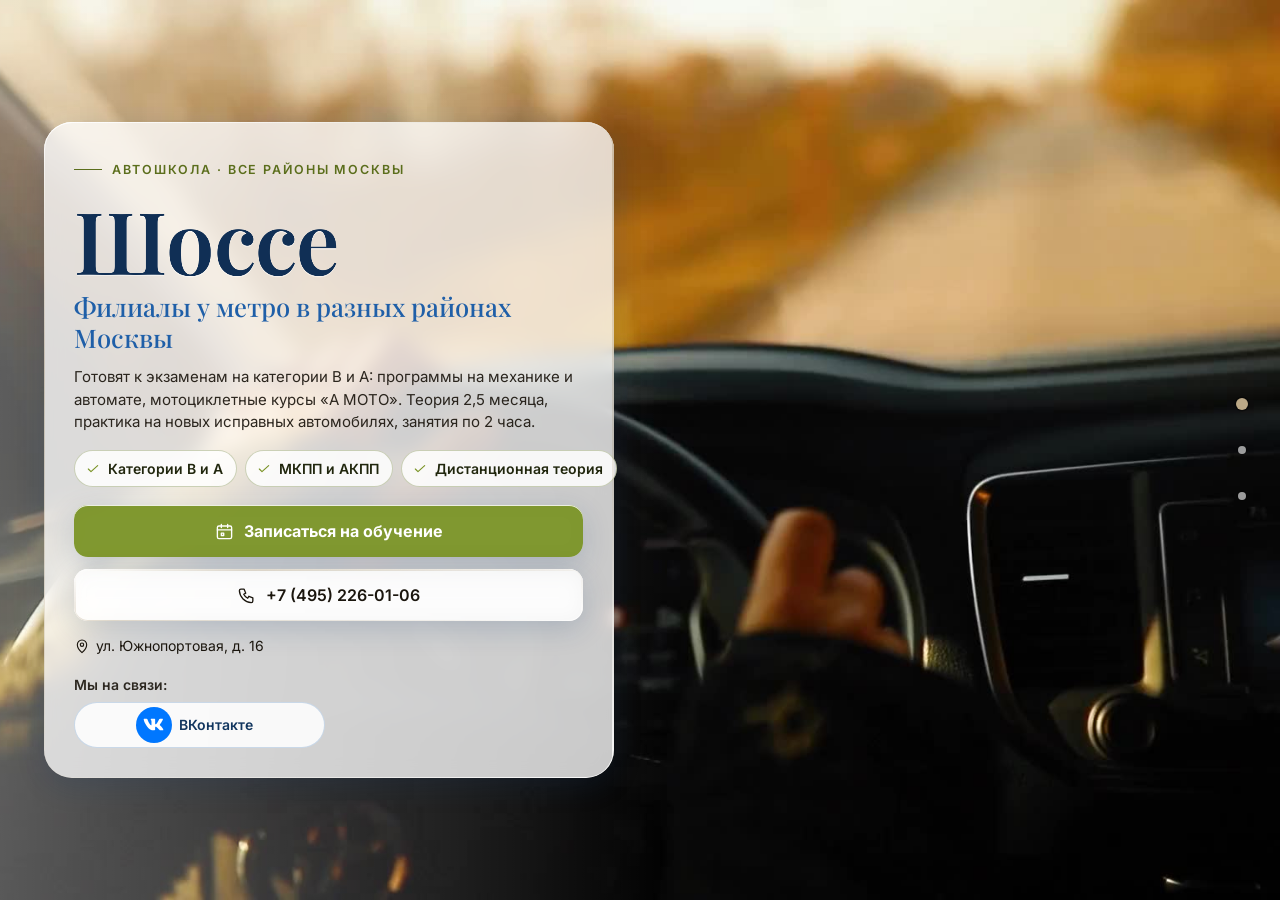
<file: index.html>
<!DOCTYPE html>
<html lang="ru" data-theme="light">
<head>
<meta charset="utf-8">
<meta name="viewport" content="width=device-width, initial-scale=1, viewport-fit=cover">
<title>Автошкола «Шоссе» — права категории B в Москве, филиалы у метро, от 20 000 ₽</title>
<meta name="description" content="Автошкола «Шоссе» в Москве: категории B и A, МКПП и АКПП, практика на новых автомобилях, филиалы у метро. Программы от 20 000 ₽. Телефон +7 (495) 226-01-06.">
<meta name="robots" content="noindex, nofollow, noarchive">
<meta name="geo.region" content="RU-SPE">
<meta name="geo.placename" content="Санкт-Петербург">
<meta name="geo.position" content="59.8944504;30.4585142">
<meta name="ICBM" content="59.8944504, 30.4585142">
<meta property="og:type" content="website">
<meta property="og:locale" content="ru_RU">
<meta property="og:site_name" content="Автошкола «Шоссе»">
<meta property="og:title" content="Автошкола «Шоссе» — права категории B в Москве, филиалы у метро, от 20 000 ₽">
<meta property="og:description" content="Автошкола «Шоссе» в Москве: категории B и A, МКПП и АКПП, практика на новых автомобилях, филиалы у метро. Программы от 20 000 ₽. Телефон +7 (495) 226-01-06.">
<meta name="twitter:card" content="summary_large_image">
<meta name="twitter:title" content="Автошкола «Шоссе» — права категории B в Москве, филиалы у метро, от 20 000 ₽">
<meta name="twitter:description" content="Автошкола «Шоссе» в Москве: категории B и A, МКПП и АКПП, практика на новых автомобилях, филиалы у метро. Программы от 20 000 ₽. Телефон +7 (495) 226-01-06.">
<meta name="theme-color" content="#fbfef0">
<link rel="icon" href="data:image/svg+xml,%3Csvg%20xmlns%3D%22http%3A//www.w3.org/2000/svg%22%20viewBox%3D%220%200%2064%2064%22%3E%3Crect%20width%3D%2264%22%20height%3D%2264%22%20rx%3D%2214%22%20fill%3D%22%231f5fa8%22/%3E%3Ccircle%20cx%3D%2232%22%20cy%3D%2232%22%20r%3D%2217%22%20fill%3D%22none%22%20stroke%3D%22%23fff%22%20stroke-width%3D%225%22/%3E%3Ccircle%20cx%3D%2232%22%20cy%3D%2232%22%20r%3D%225%22%20fill%3D%22%23ffc54d%22/%3E%3C/svg%3E">
<script>document.documentElement.classList.add('js');try{var _i=parseInt(localStorage.getItem('nb_fs2'),10),_f=[1,1.15,1.3,1.5][_i];if(_f)document.documentElement.style.setProperty('--fs',_f)}catch(e){}</script>
<style id="hero-timing">:root{--hero-d:1.2s}</style>
<link rel="preload" as="image" href="img/hero-poster.jpg" fetchpriority="high">
<!-- шрифты лежат внутри сайта: Google Fonts у российской аудитории режется -->
<style>
@font-face{font-family:'Inter';font-style:normal;font-weight:400;font-display:swap;src:url(assets/fonts/inter-400-cyrillic-ext.woff2) format('woff2');unicode-range:U+0460-052F, U+1C80-1C8A, U+20B4, U+2DE0-2DFF, U+A640-A69F, U+FE2E-FE2F}
@font-face{font-family:'Inter';font-style:normal;font-weight:400;font-display:swap;src:url(assets/fonts/inter-400-cyrillic.woff2) format('woff2');unicode-range:U+0301, U+0400-045F, U+0490-0491, U+04B0-04B1, U+2116}
@font-face{font-family:'Inter';font-style:normal;font-weight:400;font-display:swap;src:url(assets/fonts/inter-400-latin-ext.woff2) format('woff2');unicode-range:U+0100-02BA, U+02BD-02C5, U+02C7-02CC, U+02CE-02D7, U+02DD-02FF, U+0304, U+0308, U+0329, U+1D00-1DBF, U+1E00-1E9F, U+1EF2-1EFF, U+2020, U+20A0-20AB, U+20AD-20C0, U+2113, U+2C60-2C7F, U+A720-A7FF}
@font-face{font-family:'Inter';font-style:normal;font-weight:400;font-display:swap;src:url(assets/fonts/inter-400-latin.woff2) format('woff2');unicode-range:U+0000-00FF, U+0131, U+0152-0153, U+02BB-02BC, U+02C6, U+02DA, U+02DC, U+0304, U+0308, U+0329, U+2000-206F, U+20AC, U+2122, U+2191, U+2193, U+2212, U+2215, U+FEFF, U+FFFD}
@font-face{font-family:'Inter';font-style:normal;font-weight:500;font-display:swap;src:url(assets/fonts/inter-500-cyrillic-ext.woff2) format('woff2');unicode-range:U+0460-052F, U+1C80-1C8A, U+20B4, U+2DE0-2DFF, U+A640-A69F, U+FE2E-FE2F}
@font-face{font-family:'Inter';font-style:normal;font-weight:500;font-display:swap;src:url(assets/fonts/inter-500-cyrillic.woff2) format('woff2');unicode-range:U+0301, U+0400-045F, U+0490-0491, U+04B0-04B1, U+2116}
@font-face{font-family:'Inter';font-style:normal;font-weight:500;font-display:swap;src:url(assets/fonts/inter-500-latin-ext.woff2) format('woff2');unicode-range:U+0100-02BA, U+02BD-02C5, U+02C7-02CC, U+02CE-02D7, U+02DD-02FF, U+0304, U+0308, U+0329, U+1D00-1DBF, U+1E00-1E9F, U+1EF2-1EFF, U+2020, U+20A0-20AB, U+20AD-20C0, U+2113, U+2C60-2C7F, U+A720-A7FF}
@font-face{font-family:'Inter';font-style:normal;font-weight:500;font-display:swap;src:url(assets/fonts/inter-500-latin.woff2) format('woff2');unicode-range:U+0000-00FF, U+0131, U+0152-0153, U+02BB-02BC, U+02C6, U+02DA, U+02DC, U+0304, U+0308, U+0329, U+2000-206F, U+20AC, U+2122, U+2191, U+2193, U+2212, U+2215, U+FEFF, U+FFFD}
@font-face{font-family:'Inter';font-style:normal;font-weight:600;font-display:swap;src:url(assets/fonts/inter-600-cyrillic-ext.woff2) format('woff2');unicode-range:U+0460-052F, U+1C80-1C8A, U+20B4, U+2DE0-2DFF, U+A640-A69F, U+FE2E-FE2F}
@font-face{font-family:'Inter';font-style:normal;font-weight:600;font-display:swap;src:url(assets/fonts/inter-600-cyrillic.woff2) format('woff2');unicode-range:U+0301, U+0400-045F, U+0490-0491, U+04B0-04B1, U+2116}
@font-face{font-family:'Inter';font-style:normal;font-weight:600;font-display:swap;src:url(assets/fonts/inter-600-latin-ext.woff2) format('woff2');unicode-range:U+0100-02BA, U+02BD-02C5, U+02C7-02CC, U+02CE-02D7, U+02DD-02FF, U+0304, U+0308, U+0329, U+1D00-1DBF, U+1E00-1E9F, U+1EF2-1EFF, U+2020, U+20A0-20AB, U+20AD-20C0, U+2113, U+2C60-2C7F, U+A720-A7FF}
@font-face{font-family:'Inter';font-style:normal;font-weight:600;font-display:swap;src:url(assets/fonts/inter-600-latin.woff2) format('woff2');unicode-range:U+0000-00FF, U+0131, U+0152-0153, U+02BB-02BC, U+02C6, U+02DA, U+02DC, U+0304, U+0308, U+0329, U+2000-206F, U+20AC, U+2122, U+2191, U+2193, U+2212, U+2215, U+FEFF, U+FFFD}
@font-face{font-family:'Inter';font-style:normal;font-weight:700;font-display:swap;src:url(assets/fonts/inter-700-cyrillic-ext.woff2) format('woff2');unicode-range:U+0460-052F, U+1C80-1C8A, U+20B4, U+2DE0-2DFF, U+A640-A69F, U+FE2E-FE2F}
@font-face{font-family:'Inter';font-style:normal;font-weight:700;font-display:swap;src:url(assets/fonts/inter-700-cyrillic.woff2) format('woff2');unicode-range:U+0301, U+0400-045F, U+0490-0491, U+04B0-04B1, U+2116}
@font-face{font-family:'Inter';font-style:normal;font-weight:700;font-display:swap;src:url(assets/fonts/inter-700-latin-ext.woff2) format('woff2');unicode-range:U+0100-02BA, U+02BD-02C5, U+02C7-02CC, U+02CE-02D7, U+02DD-02FF, U+0304, U+0308, U+0329, U+1D00-1DBF, U+1E00-1E9F, U+1EF2-1EFF, U+2020, U+20A0-20AB, U+20AD-20C0, U+2113, U+2C60-2C7F, U+A720-A7FF}
@font-face{font-family:'Inter';font-style:normal;font-weight:700;font-display:swap;src:url(assets/fonts/inter-700-latin.woff2) format('woff2');unicode-range:U+0000-00FF, U+0131, U+0152-0153, U+02BB-02BC, U+02C6, U+02DA, U+02DC, U+0304, U+0308, U+0329, U+2000-206F, U+20AC, U+2122, U+2191, U+2193, U+2212, U+2215, U+FEFF, U+FFFD}
@font-face{font-family:'Playfair Display';font-style:normal;font-weight:500;font-display:swap;src:url(assets/fonts/playfair-display-500-cyrillic.woff2) format('woff2');unicode-range:U+0301, U+0400-045F, U+0490-0491, U+04B0-04B1, U+2116}
@font-face{font-family:'Playfair Display';font-style:normal;font-weight:500;font-display:swap;src:url(assets/fonts/playfair-display-500-latin-ext.woff2) format('woff2');unicode-range:U+0100-02BA, U+02BD-02C5, U+02C7-02CC, U+02CE-02D7, U+02DD-02FF, U+0304, U+0308, U+0329, U+1D00-1DBF, U+1E00-1E9F, U+1EF2-1EFF, U+2020, U+20A0-20AB, U+20AD-20C0, U+2113, U+2C60-2C7F, U+A720-A7FF}
@font-face{font-family:'Playfair Display';font-style:normal;font-weight:500;font-display:swap;src:url(assets/fonts/playfair-display-500-latin.woff2) format('woff2');unicode-range:U+0000-00FF, U+0131, U+0152-0153, U+02BB-02BC, U+02C6, U+02DA, U+02DC, U+0304, U+0308, U+0329, U+2000-206F, U+20AC, U+2122, U+2191, U+2193, U+2212, U+2215, U+FEFF, U+FFFD}
@font-face{font-family:'Playfair Display';font-style:normal;font-weight:600;font-display:swap;src:url(assets/fonts/playfair-display-600-cyrillic.woff2) format('woff2');unicode-range:U+0301, U+0400-045F, U+0490-0491, U+04B0-04B1, U+2116}
@font-face{font-family:'Playfair Display';font-style:normal;font-weight:600;font-display:swap;src:url(assets/fonts/playfair-display-600-latin-ext.woff2) format('woff2');unicode-range:U+0100-02BA, U+02BD-02C5, U+02C7-02CC, U+02CE-02D7, U+02DD-02FF, U+0304, U+0308, U+0329, U+1D00-1DBF, U+1E00-1E9F, U+1EF2-1EFF, U+2020, U+20A0-20AB, U+20AD-20C0, U+2113, U+2C60-2C7F, U+A720-A7FF}
@font-face{font-family:'Playfair Display';font-style:normal;font-weight:600;font-display:swap;src:url(assets/fonts/playfair-display-600-latin.woff2) format('woff2');unicode-range:U+0000-00FF, U+0131, U+0152-0153, U+02BB-02BC, U+02C6, U+02DA, U+02DC, U+0304, U+0308, U+0329, U+2000-206F, U+20AC, U+2122, U+2191, U+2193, U+2212, U+2215, U+FEFF, U+FFFD}
/* ===== Notary site — generator stylesheet (light warm base, dark theme by toggle) ===== */
:root{
  --p100:#665230; --p90:#97825e; --p80:#bba887; --p70:#c2b9a9; --p50:#dad5ce; --p40:#e0dedb;
  --p30:#eeece9; --p20:#f1f1f0; --p10:#f8f8f8; --n100:#0e0f11; --n90:#3c404b; --n10:#fff;

  --bg:var(--p10); --bg2:var(--p20); --bg3:var(--p30); --card:var(--n10); --text:var(--n100); --muted:var(--n90);
  --line:var(--p50); --line2:var(--p40); --accent:var(--p90); --accent-d:var(--p100); --accent-l:var(--p80); --accent-soft:var(--p30);
  --on-accent:#fff; --shadow:0 1px 10px rgba(51,51,51,.10); --shadow-lg:0 12px 40px rgba(30,24,10,.14);
  --hero-ov1:rgba(14,15,17,.72); --hero-ov2:rgba(14,15,17,.30); --sec-ov:rgba(248,248,248,.72);
  --ok:#2e8b57; --bad:#b4453b;
  /* те же цвета составляющими: rgba() понимают все браузеры, color-mix() — нет */
  --bg-rgb:248,248,248; --card-rgb:255,255,255; --accent-rgb:151,130,94; --ok-rgb:46,139,87;

  --zc:var(--fs); --fs:1; --vwu:calc(1vw / var(--fs)); --vhu:calc(1vh / var(--fs));   /* масштаб текста (А−/А+) и «честные» vw/vh под ним */
  --hdr-h:68px; --bar-h:70px; --vh:calc(100*var(--vhu)); --gap:24px; --radius:14px; --radius-s:10px;
  --font:"Inter",Tahoma,Arial,sans-serif; --serif:"Playfair Display",Georgia,"Times New Roman",serif;
  --ease:cubic-bezier(.65,.05,.36,1); --speed:520ms;
}
html[data-theme="dark"]{
  --bg:#17150f; --bg2:#1d1a13; --bg3:#252117; --card:#221e15; --text:#f1ebdf; --muted:#b9ae98;
  --line:#3a3325; --line2:#2f2a1e; --accent:#c9b17f; --accent-d:#e0cf9f; --accent-l:#8d7b58; --accent-soft:#2a251a;
  --on-accent:#17150f; --shadow:0 1px 12px rgba(0,0,0,.45); --shadow-lg:0 14px 40px rgba(0,0,0,.55);
  --hero-ov1:rgba(10,9,6,.80); --hero-ov2:rgba(10,9,6,.40); --sec-ov:rgba(16,15,12,.76);
  --bg-rgb:23,21,15; --card-rgb:34,30,21; --accent-rgb:201,177,127;
}

*,*::before,*::after{box-sizing:border-box}
/* А−/А+: весь сайт — шапка, плашки, меню, формы, окна — растёт пропорционально, как при увеличении масштаба в браузере */
html{-webkit-text-size-adjust:100%;scroll-behavior:auto;zoom:var(--fs,1)}
html,body{height:100%;margin:0;overflow:hidden;background:var(--bg);color:var(--text);
  font-family:var(--font);font-size:16px;line-height:1.55;-webkit-font-smoothing:antialiased}
body{overscroll-behavior:none;position:relative}
a{color:inherit;text-decoration:none}
img{display:block;max-width:100%}
button{font:inherit;color:inherit;background:none;border:0;padding:0;cursor:pointer}
input,select,textarea{font:inherit;color:inherit}
h1,h2,h3,h4,p{margin:0}
ul{margin:0;padding:0;list-style:none}
svg{display:block}
.ico{width:22px;height:22px;stroke:currentColor;fill:none;stroke-width:1.7;stroke-linecap:round;stroke-linejoin:round;flex:none}
.vh{position:absolute!important;width:1px;height:1px;overflow:hidden;clip:rect(0 0 0 0);white-space:nowrap}

/* ---------- typography helpers ---------- */
.kicker{display:inline-flex;align-items:center;gap:10px;font-size:13px;font-weight:600;letter-spacing:.14em;text-transform:uppercase;color:var(--accent)}
.kicker::before{content:"";width:28px;height:1px;background:var(--accent)}
.h2{font-size:clamp(26px,calc(3.2*var(--vwu,1vw)),40px);font-weight:600;letter-spacing:-.02em;line-height:1.12;margin-top:10px}
.lead{color:var(--muted);font-size:17px;max-width:640px;margin-top:12px}
.sec-head{margin-bottom:28px}
#contacts .sec-head{margin-bottom:18px}

/* ---------- buttons ---------- */
.btn{display:inline-flex;align-items:center;justify-content:center;gap:10px;min-height:48px;padding:0 22px;border-radius:999px;
  font-weight:600;font-size:15px;line-height:1;border:1.5px solid transparent;transition:background .25s,color .25s,border-color .25s,transform .2s,box-shadow .25s;white-space:nowrap}
.btn:active{transform:translateY(1px)}
.btn-primary{background:var(--accent-d);color:var(--on-accent);border-color:var(--accent-d)}
.btn-primary:hover{background:var(--accent);border-color:var(--accent);color:#fff}
html[data-theme="dark"] .btn-primary:hover{color:#17150f}
.btn-ghost{border-color:var(--line);color:var(--text);background:var(--card)}
.btn-ghost:hover{border-color:var(--accent);color:var(--accent-d)}
.btn-light{background:rgba(255,255,255,.14);color:#fff;border-color:rgba(255,255,255,.55);backdrop-filter:blur(6px)}
.btn-light:hover{background:#fff;color:var(--n100)}
.btn-white{background:#fff;color:var(--n100);border-color:#fff}
.btn-white:hover{background:var(--p30);border-color:var(--p30)}
.btn .ico{width:18px;height:18px}
.btn-sm{min-height:44px;padding:0 16px;font-size:14px}

/* ---------- header ---------- */
.hdr{position:fixed;top:0;left:0;right:0;height:var(--hdr-h);z-index:200;display:flex;align-items:center;
  zoom:calc(1 / var(--zc,1)); --vwu:1vw; --vhu:1vh;   /* А−/А+ шапку не трогают: она всегда как при 100 % (страница в zoom, шапка — встречный zoom) */
  background:rgba(var(--bg-rgb),.88);backdrop-filter:blur(12px);-webkit-backdrop-filter:blur(12px);
  border-bottom:1px solid var(--line2);transition:background .3s}
.hdr-in{width:100%;max-width:1280px;margin:0 auto;padding:0 28px;display:flex;align-items:center;gap:24px}
.brand{display:flex;align-items:center;gap:12px;min-width:0;min-height:44px}
.mono-img{object-fit:contain;background:#fff;padding:2px;box-sizing:border-box}
.mono{width:42px;height:42px;border-radius:12px;background:var(--accent-d);color:var(--on-accent);display:grid;place-items:center;
  font-family:var(--serif);font-size:20px;font-weight:600;flex:none;letter-spacing:.02em}
.brand-t{display:flex;flex-direction:column;line-height:1.15;min-width:0}
.brand-n{font-weight:600;font-size:15px;white-space:nowrap;overflow:hidden;text-overflow:ellipsis}
.brand-s{font-size:13px;color:var(--muted);white-space:nowrap;overflow:hidden;text-overflow:ellipsis}
.nav{display:flex;align-items:center;gap:4px;margin-left:auto}
.nav > li{position:relative}
.nav-a{display:inline-flex;align-items:center;gap:6px;min-height:44px;padding:10px 12px;border-radius:8px;font-size:14px;font-weight:500;color:var(--text);opacity:.8;transition:opacity .2s,background .2s}
.nav-a:hover,.nav-a.cur,.nav > li.open > .nav-a{opacity:1;background:var(--bg3)}
.nav-a .chev{width:14px;height:14px;transition:transform .25s}
.nav > li.open > .nav-a .chev{transform:rotate(180deg)}
.hdr-tools{display:flex;align-items:center;gap:6px;margin-left:8px}
.tool{width:44px;height:44px;border-radius:10px;display:grid;place-items:center;color:var(--text);opacity:.8;transition:background .2s,opacity .2s}
.tool:hover{background:var(--bg3);opacity:1}
.tool .ico{width:20px;height:20px}
.tool-lang{width:auto;padding:0 10px;gap:6px;font-size:13px;font-weight:600;letter-spacing:.04em;display:flex;align-items:center}
.lang-wrap{position:relative}
.lang-dd{position:absolute;right:0;top:calc(100% + 8px);background:var(--card);border:1px solid var(--line);border-radius:12px;box-shadow:var(--shadow-lg);
  padding:6px;min-width:190px;display:none;z-index:210}
.lang-wrap.open .lang-dd{display:block}
.lang-dd button,.lang-dd a{display:flex;width:100%;align-items:center;gap:10px;min-height:44px;padding:9px 12px;border-radius:8px;font-size:14px;text-align:left}
.lang-dd button:hover,.lang-dd a:hover{background:var(--bg3)}
.lang-dd button.cur,.lang-dd a.cur{color:var(--accent-d);font-weight:600}
.lang-dd b{font-size:13px;letter-spacing:.08em;width:26px;color:var(--muted)}
.hdr-book{margin-left:4px}
.burger{display:none}
.moon,.sun{display:none}
html[data-theme="dark"] .sun{display:block}
html:not([data-theme="dark"]) .moon{display:block}

/* mega menu */
.mega{position:absolute;left:50%;top:calc(100% + 10px);transform:translateX(-50%);width:min(980px,calc(calc(100*var(--vwu,1vw)) - 40px));
  background:var(--card);border:1px solid var(--line);border-radius:16px;box-shadow:var(--shadow-lg);padding:20px;display:none;z-index:210}
.nav > li.open > .mega{display:block}
.mega-head{display:flex;justify-content:space-between;align-items:baseline;gap:16px;padding:0 6px 14px;border-bottom:1px solid var(--line2);margin-bottom:12px}
.mega-head b{font-size:14px}
.mega-head span{font-size:13px;color:var(--muted)}
.mega-grid{display:grid;grid-template-columns:repeat(2,1fr);gap:4px}
.mega-it{display:flex;gap:12px;align-items:flex-start;padding:10px 12px;border-radius:10px;text-align:left;width:100%;transition:background .2s}
.mega-it:hover{background:var(--bg3)}
.mega-it .cic{width:38px;height:38px;border-radius:10px;background:var(--accent-soft);color:var(--accent-d);display:grid;place-items:center;flex:none}
.mega-it .cic .ico{width:20px;height:20px}
.mega-it b{display:block;font-size:14px;font-weight:600}
.mega-it small{display:block;font-size:13px;color:var(--muted);line-height:1.35;margin-top:2px}
.mega-it em{font-style:normal;font-size:13px;color:var(--accent);margin-top:3px;display:block}

/* mobile menu */
.mmenu{position:fixed;top:calc(var(--hdr-h) / var(--zc,1));left:0;right:0;bottom:var(--bar-h);z-index:190;background:var(--bg);overflow-y:auto;padding:14px 18px 30px;display:none}
.mmenu.open{display:block}
.mmenu a,.mmenu .macc > button{display:flex;align-items:center;justify-content:space-between;width:100%;padding:14px 6px;border-bottom:1px solid var(--line2);font-size:17px;font-weight:500;text-align:left}
.mmenu .macc > button .chev{width:18px;height:18px;transition:transform .25s}
.mmenu .macc.open > button .chev{transform:rotate(180deg)}
.mmenu .macc-list{display:none;padding:4px 0 8px}
.mmenu .macc.open .macc-list{display:block}
.mmenu .macc-list button{display:flex;align-items:center;gap:12px;width:100%;padding:11px 8px;border-radius:10px;text-align:left;font-size:15px}
.mmenu .macc-list button:hover{background:var(--bg3)}
.mmenu .macc-list .cic{width:32px;height:32px;border-radius:8px;background:var(--accent-soft);color:var(--accent-d);display:grid;place-items:center;flex:none}
.mmenu .macc-list .cic .ico{width:17px;height:17px}
.mmenu-foot{display:flex;flex-wrap:wrap;gap:8px;margin-top:18px}
.mmenu-foot .btn{flex:1}

/* ---------- full-page scroller ---------- */
.fp{position:relative;width:100%;height:var(--vh);overflow:hidden}
.fp-track{will-change:transform;transition:transform var(--speed) var(--ease)}
.fp-track.no-anim{transition:none}
.sec{position:relative;height:var(--vh);width:100%;overflow:hidden}
.sec-scroll{height:100%;overflow-y:auto;overflow-x:hidden;display:flex;flex-direction:column;
  padding:calc(var(--hdr-h) / var(--zc,1) + 20px) 28px calc(var(--bar-h) + 96px);-webkit-overflow-scrolling:touch;scrollbar-width:thin;scrollbar-color:var(--line) transparent}
.wrap{margin:auto;width:100%;max-width:1180px}
.sec-alt{background:var(--bg2)}

/* reveal animation */
.rv{opacity:0;transform:translateY(18px);transition:opacity .7s ease,transform .7s ease;transition-delay:calc(var(--i,0) * 90ms)}
.sec.active .rv{opacity:1;transform:none}

/* side dots */
.dots{position:fixed;right:16px;top:50%;transform:translateY(-50%);z-index:150;display:flex;flex-direction:column;gap:2px}
.dots button{position:relative;width:44px;height:44px;display:grid;place-items:center}
.dots button::after{content:"";width:8px;height:8px;border-radius:50%;background:var(--muted);opacity:.45;transition:transform .25s,opacity .25s,background .25s}
.dots button:hover::after{opacity:.9}
.dots button.cur::after{background:var(--accent);opacity:1;transform:scale(1.5)}
.dots button span{position:absolute;right:32px;top:50%;transform:translateY(-50%) translateX(6px);background:var(--n100);color:#fff;font-size:13px;
  padding:5px 10px;border-radius:6px;white-space:nowrap;opacity:0;pointer-events:none;transition:opacity .2s,transform .2s}
.dots button:hover span{opacity:1;transform:translateY(-50%)}
.sec-hero ~ .dots{color:#fff}
body[data-sec="0"] .dots button::after{background:#fff}
body[data-sec="0"] .dots button.cur::after{background:var(--p80)}

.sec:not(.sec-hero) .sec-scroll{position:relative;z-index:1}

.status{display:inline-flex;align-items:center;gap:8px;padding:8px 14px 8px 10px;border-radius:999px;background:rgba(255,255,255,.12);border:1px solid rgba(255,255,255,.28);font-size:13px;backdrop-filter:blur(6px)}
.status i{width:9px;height:9px;border-radius:50%;background:#7bd389;box-shadow:0 0 0 3px rgba(123,211,137,.28)}
.status.closed i{background:#f08a7e;box-shadow:0 0 0 3px rgba(240,138,126,.28)}
.status.soon i{background:#f0c674;box-shadow:0 0 0 3px rgba(240,198,116,.28)}
.status span{opacity:.85}
.addr-link{display:inline-flex;align-items:center;gap:6px;border-bottom:1px solid currentColor;padding:13px 0 14px;margin:-13px 0 -14px;transition:color .2s}
.addr-link:hover{color:var(--accent)}
.addr-link .ico{width:16px;height:16px}

/* ---------- services ---------- */
.svc-grid{display:grid;grid-template-columns:repeat(5,1fr);gap:14px}
.svc{display:flex;flex-direction:column;align-items:flex-start;gap:10px;padding:18px 16px 16px;border-radius:var(--radius);background:var(--card);border:1px solid var(--line2);
  text-align:left;min-height:170px;transition:transform .25s,box-shadow .25s,border-color .25s;position:relative}
.svc:hover{transform:translateY(-3px);box-shadow:var(--shadow-lg);border-color:var(--accent-l)}
.svc .cic{width:44px;height:44px;border-radius:12px;background:var(--accent-soft);color:var(--accent-d);display:grid;place-items:center}
.svc b{font-size:15px;font-weight:600;line-height:1.3}
.svc small{font-size:13px;color:var(--muted);line-height:1.35}
.svc em{font-style:normal;font-size:13px;color:var(--accent);margin-top:auto;padding-top:6px;display:inline-flex;align-items:center;gap:4px}
.svc em .ico{width:12px;height:12px}

/* ---------- about ---------- */
.about{display:grid;grid-template-columns:1.15fr .85fr;gap:48px;align-items:start}
.about-txt p{color:var(--muted);margin-top:14px;font-size:16px}
.about-txt p:first-of-type{color:var(--text)}
.quote{margin-top:22px;padding:16px 20px;border-left:3px solid var(--accent);background:var(--card);border-radius:0 12px 12px 0;font-family:var(--serif);font-size:18px;line-height:1.45;color:var(--text)}
.creds{display:grid;gap:10px}
.cred{display:flex;gap:14px;align-items:center;padding:14px 16px;border-radius:12px;background:var(--card);border:1px solid var(--line2)}
.cred .cic{width:40px;height:40px;border-radius:10px;background:var(--accent-soft);color:var(--accent-d);display:grid;place-items:center;flex:none}
.cred .cic .ico{width:20px;height:20px}
.cred small{display:block;font-size:13px;color:var(--muted);text-transform:uppercase;letter-spacing:.06em}
.cred b{display:block;font-size:15px;font-weight:600;line-height:1.3}
.chips{display:flex;flex-wrap:wrap;gap:8px;margin-top:16px}
.chips li{padding:8px 14px;border-radius:999px;border:1px solid var(--accent-l);color:var(--accent-d);font-size:13.5px;font-weight:500;background:var(--card)}
.strong-lbl{margin-top:22px;font-size:13px;text-transform:uppercase;letter-spacing:.1em;color:var(--muted)}

/* ---------- how ---------- */
.steps{display:grid;grid-template-columns:repeat(5,1fr);gap:16px;position:relative;margin-top:14px}
.steps::before{content:"";position:absolute;left:8%;right:8%;top:30px;height:1px;background:var(--line)}
.step{position:relative;padding:0 8px}
.step-n{width:60px;height:60px;border-radius:50%;background:var(--card);border:1.5px solid var(--accent-l);color:var(--accent-d);display:grid;place-items:center;
  font-family:var(--serif);font-size:24px;font-weight:600;position:relative;z-index:1;transition:background .4s,color .4s}
.sec.active .step-n{animation:pop .6s var(--ease) both;animation-delay:calc(var(--i) * 140ms + 150ms)}
@keyframes pop{0%{transform:scale(.6);opacity:0}60%{transform:scale(1.08);opacity:1}100%{transform:scale(1)}}
.step b{display:block;margin-top:16px;font-size:17px;font-weight:600}
.step p{color:var(--muted);font-size:14.5px;margin-top:6px}

/* ---------- reviews ---------- */
.reviews{display:grid;grid-template-columns:300px 1fr;gap:28px;align-items:start}
.rsum{background:var(--card);border:1px solid var(--line2);border-radius:var(--radius);padding:26px 24px;text-align:center}
.rsum .big{font-family:var(--serif);font-size:64px;line-height:1;font-weight:500;color:var(--accent-d)}
.stars{display:inline-flex;gap:3px;--fill:100%}
.stars svg{width:20px;height:20px}
.stars .st{fill:var(--line);stroke:none}
.stars .st.on{fill:#e7b73b}
.stars .st.half{fill:url(#halfgrad)}
.rsum .stars{margin-top:8px}
.rsum p{color:var(--muted);font-size:13.5px;margin-top:10px;line-height:1.4}
.rsum .btn{margin-top:16px;width:100%}
.rsum .gis{display:block;margin:10px 0 -14px;padding:14px 0;font-size:13px;color:var(--accent-d);text-decoration:underline;text-underline-offset:3px}
.rgrid{display:grid;grid-template-columns:repeat(2,1fr);gap:14px}
.rev{background:var(--card);border:1px solid var(--line2);border-radius:var(--radius);padding:20px;display:flex;flex-direction:column;gap:10px}
.rev .stars svg{width:15px;height:15px}
.rev p{font-size:14.5px;line-height:1.5;flex:1}
.rev p::before{content:"“";font-family:var(--serif);color:var(--accent);font-size:22px;line-height:0;margin-right:4px;vertical-align:-6px}
.rev-meta{display:flex;flex-wrap:wrap;justify-content:space-between;gap:4px 10px;align-items:baseline;font-size:13px;color:var(--muted)}
.rev-meta b{color:var(--text);font-weight:600}
.rev-src{display:inline-flex;align-items:center;gap:5px;white-space:nowrap;margin-left:auto}
.rev-src i{width:6px;height:6px;border-radius:50%;background:var(--accent)}
.rev-sample{color:var(--muted);font-style:italic;opacity:.85}
.rev-real{color:var(--accent-d);font-weight:600}
.rev-real i{background:var(--ok)}
.rev-is-real{border-color:var(--accent-l)}
.demo-note{margin-top:14px;max-width:760px;font-size:13.5px;line-height:1.45;color:var(--muted);background:var(--accent-soft);
  border-left:3px solid var(--accent);border-radius:0 8px 8px 0;padding:8px 12px}
.rnote{margin-top:14px;font-size:13px;color:var(--muted)}

/* ---------- faq ---------- */
.faq{display:grid;grid-template-columns:1fr 1fr;gap:0 32px;align-items:start}
.faq-col{display:flex;flex-direction:column}
.fq{border-bottom:1px solid var(--line)}
.fq > button{display:flex;width:100%;align-items:center;justify-content:space-between;gap:16px;min-height:44px;padding:16px 4px;text-align:left;font-weight:600;font-size:15.5px;line-height:1.35}
.fq > button .pl{width:26px;height:26px;border-radius:50%;border:1px solid var(--line);display:grid;place-items:center;flex:none;color:var(--accent-d);transition:transform .3s,background .3s}
.fq > button .pl .ico{width:14px;height:14px}
.fq.open > button .pl{transform:rotate(45deg);background:var(--accent-soft)}
.fq-a{display:grid;grid-template-rows:0fr;transition:grid-template-rows .35s var(--ease)}
.fq.open .fq-a{grid-template-rows:1fr}
.fq-a > div{overflow:hidden}
.fq-a p{color:var(--muted);font-size:14.5px;padding:0 4px 16px;line-height:1.55}
.fq-a .faq-note{font-size:13px;color:var(--accent-d);padding-bottom:6px}
.fq-a .faq-note:empty{display:none}

/* ---------- contacts ---------- */
.contacts{display:grid;grid-template-columns:1fr 1.05fr 1fr;gap:18px;align-items:stretch}
.contacts .cbox{padding:16px 18px}
.cbox{background:var(--card);border:1px solid var(--line2);border-radius:var(--radius);padding:20px}
.cl{display:grid;gap:12px}
.cl li{display:flex;gap:12px;align-items:flex-start}
.cl .cic{width:36px;height:36px;border-radius:10px;background:var(--accent-soft);color:var(--accent-d);display:grid;place-items:center;flex:none}
.cl .cic .ico{width:18px;height:18px}
.cl small{display:block;font-size:13px;color:var(--muted);text-transform:uppercase;letter-spacing:.06em}
.cl b{display:block;font-weight:500;font-size:15px;line-height:1.4}
.cl a.tel,.cl a.mail{display:block;padding:14px 0;margin:-14px 0}
.cl a.tel:hover,.cl a.mail:hover{color:var(--accent-d)}
.hours-link{display:inline-block;font-size:13px;color:var(--accent-d);text-decoration:underline;text-underline-offset:3px;padding:14px 0;margin:-14px 0}
.cl .msgs{display:flex;gap:8px;margin-top:4px;flex-wrap:wrap}
.cl .msgs a{display:inline-flex;align-items:center;gap:6px;padding:6px 10px;border-radius:8px;border:1px solid var(--line);font-size:13px;min-height:44px}
.cl .msgs a .ico{width:16px;height:16px}
.mapbox{display:flex;flex-direction:column;gap:12px;padding:12px}
.map{flex:1;min-height:280px;border-radius:10px;overflow:hidden;border:1px solid var(--line);background:var(--bg3);position:relative}
.map iframe{width:100%;height:100%;border:0;position:absolute;inset:0}
.map-actions{display:flex;gap:8px;flex-wrap:wrap}
.map-actions .btn{flex:1;min-height:44px;font-size:14px;padding:0 12px}

/* form */
.form h3{font-size:19px;font-weight:600}
.form .fdesc{color:var(--muted);font-size:13.5px;margin-top:6px}
.fg{display:grid;gap:8px;margin-top:12px}
.f2{display:grid;grid-template-columns:1fr 1fr;gap:10px}
.fld{display:flex;flex-direction:column;gap:4px}
.fld label{font-size:13px;color:var(--muted);font-weight:500}
.fld input,.fld select,.fld textarea{width:100%;background:var(--bg);border:1px solid var(--line);border-radius:10px;padding:8px 12px;font-size:14px;transition:border-color .2s,box-shadow .2s;min-height:44px}
.fld textarea{min-height:48px;resize:vertical}
.fld input:focus,.fld select:focus,.fld textarea:focus{outline:0;border-color:var(--accent);box-shadow:0 0 0 3px rgba(var(--accent-rgb),.22)}
.fld.err input,.fld.err select{border-color:var(--bad)}
.ferr{font-size:13px;color:var(--bad);display:none}
.fld.err .ferr{display:block}
.fnote{font-size:13px;color:var(--muted);margin-top:8px;line-height:1.4}
.fok{display:none;margin-top:10px;padding:10px 12px;border-radius:10px;background:rgba(var(--ok-rgb),.12);color:var(--ok);font-size:13.5px}
.fok.show{display:block}

.foot{margin-top:18px;padding-top:12px;padding-left:250px;flex-wrap:nowrap;align-items:flex-start;border-top:1px solid var(--line2);display:flex;justify-content:space-between;gap:16px;flex-wrap:wrap;font-size:13px;color:var(--muted)}
.foot p{max-width:none}
.foot .fl{white-space:nowrap;flex:none}
.foot .fl a{margin-left:14px;padding:14px 0;margin-top:-14px;margin-bottom:-14px;display:inline-block;min-width:44px;text-align:center;text-decoration:underline;text-underline-offset:3px}

/* ---------- bottom bar ---------- */
.bar{position:fixed;inset:auto 0 0;z-index:300;background:var(--card);box-shadow:0 -1px 10px rgba(51,51,51,.1);border-top:1px solid var(--line2);
  padding:6px 0;padding-bottom:calc(6px + env(safe-area-inset-bottom,0px))}
.bar-in{display:flex;justify-content:space-around;align-items:center;max-width:1080px;margin:0 auto}
.bi{display:flex;flex-direction:column;align-items:center;gap:5px;padding:8px 24px;border-radius:10px;font-size:13.5px;line-height:1;color:var(--text);opacity:.65;
  transition:opacity .3s,background .3s,color .3s;flex:1;max-width:190px;min-width:0}
.bi span{white-space:nowrap;max-width:100%;overflow:hidden;text-overflow:ellipsis}
.bi .ico{width:24px;height:24px}
.bi:hover{opacity:1;background:var(--bg3)}
.bi.cur{opacity:1;color:var(--accent-d)}


/* ---------- modals ---------- */
.modal{position:fixed;inset:0;z-index:400;background:rgba(14,15,17,.62);display:none;align-items:center;justify-content:center;padding:20px}
.modal.open{display:flex}
.mbox{background:var(--card);color:var(--text);border-radius:18px;width:100%;max-width:560px;max-height:min(calc(86*var(--vhu,1vh)),860px);overflow:auto;padding:26px 26px 22px;position:relative;box-shadow:var(--shadow-lg);
  animation:mup .3s var(--ease)}
@keyframes mup{from{opacity:0;transform:translateY(16px) scale(.98)}to{opacity:1;transform:none}}
.mbox-lg{max-width:760px}
.mclose{position:absolute;top:12px;right:12px;width:44px;height:44px;border-radius:50%;display:grid;place-items:center;color:var(--muted)}
.mclose:hover{background:var(--bg3);color:var(--text)}
.mbox h3{font-size:22px;font-weight:600;padding-right:36px}
.mbox .msub{color:var(--muted);font-size:14px;margin-top:4px}
.hours-t{width:100%;border-collapse:collapse;margin-top:16px;font-size:15px}
.hours-t td{padding:9px 6px;border-bottom:1px solid var(--line2)}
.hours-t td:last-child{text-align:right;font-weight:500;white-space:nowrap}
.hours-t tr.today td{color:var(--accent-d);font-weight:600}
.hours-t tr.today td:first-child::after{content:" · " attr(data-today);font-weight:400;font-size:13px;color:var(--muted)}
.hours-t tr.off td:last-child{color:var(--muted);font-weight:400}
.mnote{margin-top:14px;padding:12px 14px;border-radius:10px;background:var(--bg2);font-size:13.5px;color:var(--muted)}
.mnote b{display:block;color:var(--text);margin-bottom:3px;font-size:13px}
.mcontacts{display:flex;flex-wrap:wrap;gap:8px;margin-top:14px}
.mcontacts a{display:inline-flex;align-items:center;gap:7px;min-height:44px;padding:9px 13px;border-radius:10px;border:1px solid var(--line);font-size:13.5px}
.mcontacts a .ico{width:16px;height:16px}
.mcontacts a:hover{border-color:var(--accent)}
/* способы записи: позвонить, написать на почту, заказать обратный звонок */
.bk-opts{display:grid;gap:10px;margin-top:14px}
.bk-opt{display:flex;align-items:center;gap:14px;min-height:60px;padding:10px 16px;border-radius:14px;border:1px solid var(--line);background:var(--bg3);color:var(--text);font-size:16px;font-weight:600;text-align:left;text-decoration:none;transition:border-color .2s,background .2s}
.bk-opt:hover{border-color:var(--accent);background:var(--accent-soft)}
.bk-opt .ico{width:24px;height:24px;color:var(--accent-d);flex:none}
.bk-opt small{display:block;font-weight:400;font-size:13px;color:var(--muted);margin-top:1px}
.mbox-book{max-width:440px}
/* оплата значками, подпись у общего телефона */
.pay-pills{display:flex;flex-wrap:wrap;gap:6px;margin-top:5px}
.pay-pill{display:inline-flex;align-items:center;gap:6px;padding:4px 11px 4px 9px;border-radius:999px;border:1px solid var(--line);background:var(--bg3);font-size:13px;font-weight:600;line-height:1.3;white-space:nowrap}
.pay-pill .ico{width:15px;height:15px;color:var(--accent-d)}
.pay-pill.pay-logo{background:#fff;border-color:rgba(0,0,0,.12);padding:3px 11px;min-height:28px}
.pay-pill.pay-logo img{display:block;height:17px;width:auto}
.pay-pill.pay-logo img[src$="sbp.svg"]{height:20px}

.brand-t{display:flex;flex-direction:column;justify-content:center;gap:2px;line-height:1.1;min-width:0}
.brand-s{display:block;font-size:10.5px;font-weight:600;letter-spacing:.16em;text-transform:uppercase;color:var(--muted);white-space:nowrap;overflow:visible;text-overflow:clip}
.brand-n{font-size:16px;font-weight:600;white-space:nowrap;overflow:visible;text-overflow:clip}
.nav-a{white-space:nowrap}
#navServices{position:static}
.mega{max-height:calc(calc(100*var(--vhu,1vh)) - var(--hdr-h) - 24px);overflow-y:auto;top:calc(100% + 6px);width:min(980px,calc(calc(100*var(--vwu,1vw)) - 32px))}
@media screen and (max-width:760px){.mega-grid{grid-template-columns:1fr}}
@media screen and (max-width:479px){.brand-t{display:flex}.brand-s{font-size:9px;letter-spacing:.14em}.brand-n{font-size:12.5px;white-space:normal;line-height:1.12}}
.bk-inline{grid-template-columns:repeat(3,1fr);gap:8px}
.bk-inline .bk-opt{flex-direction:column;justify-content:center;gap:5px;min-height:76px;padding:9px 6px;font-size:13.5px;text-align:center;line-height:1.2}
.bk-inline .bk-opt .ico{width:22px;height:22px}
.bk-inline .bk-opt small{display:none}
/* services modal */
.svc-list{margin-top:16px;display:grid;grid-template-columns:1fr 1fr;gap:6px}
.svc-list button{display:flex;gap:10px;align-items:center;width:100%;min-height:44px;text-align:left;padding:10px 12px;border-radius:10px;font-size:14px;line-height:1.35;border:1px solid var(--line2);background:var(--bg)}
.svc-list button:hover{border-color:var(--accent);background:var(--accent-soft)}
.svc-list button .ico{width:16px;height:16px;color:var(--accent);margin-top:2px}
.mhint{font-size:13px;color:var(--muted);margin-top:12px}
.mhead{display:flex;gap:14px;align-items:center;padding-right:36px}
.mhead .cic{width:48px;height:48px;border-radius:12px;background:var(--accent-soft);color:var(--accent-d);display:grid;place-items:center;flex:none}

/* ---------- responsive ---------- */
@media (max-width:1200px){
  .svc-grid{grid-template-columns:repeat(5,1fr)}
  .svc{min-height:160px;padding:14px}
  .svc small{display:none}
}
@media screen and (max-width:991px){
  :root{--hdr-h:62px}
  .nav,.hdr-book{display:none}
  .burger{display:grid}
  .hdr-in{padding:0 18px;gap:12px}
}
@media (max-width:991px){
  :root{--bar-h:64px}
  .sec-scroll{padding:calc(var(--hdr-h) / var(--zc,1) + 16px) 22px calc(var(--bar-h) + 96px)}
  .dots{right:8px;gap:8px}
  .dots button span{display:none}
  .svc-grid{grid-template-columns:repeat(3,1fr);gap:10px}
  .svc{min-height:0}
  .about{grid-template-columns:1fr;gap:22px}
  .steps{grid-template-columns:repeat(5,1fr);gap:10px}
  .step-n{width:48px;height:48px;font-size:20px}
  .step b{font-size:15px}.step p{font-size:13px}
  .reviews{grid-template-columns:1fr;gap:16px}
  .rsum{display:flex;align-items:center;gap:18px;text-align:left;padding:16px 18px}
  .rsum .big{font-size:44px}.rsum .stars{margin:0}.rsum p{margin:0;flex:1}.rsum .btn{margin:0;width:auto}.rsum .gis{display:none}
  .faq{grid-template-columns:1fr;gap:0}
  .contacts{grid-template-columns:1fr 1fr}
  .foot{padding-left:0}
  .contacts .form{grid-column:1 / -1}
  .map{min-height:240px}
  .bi{padding:10px 12px;font-size:13px}
}
@media (max-width:767px){
  :root{--bar-h:62px}
  .h2{font-size:26px}
  .lead{font-size:15px}
  .sec-head{margin-bottom:18px}
  .sec-scroll{padding-left:16px;padding-right:16px}
  .svc-grid{grid-template-columns:repeat(2,1fr);gap:10px}
  .svc{padding:12px;gap:8px}
  .svc .cic{width:36px;height:36px}
  .svc b{font-size:13.5px}
  .svc em{display:none}
  .steps{grid-template-columns:1fr;gap:12px}
  .steps::before{left:24px;right:auto;top:10px;bottom:10px;height:auto;width:1px}
  .step{display:grid;grid-template-columns:48px 1fr;gap:14px;align-items:start;padding:0}
  .step-n{grid-row:1 / span 2}
  .step b{margin-top:10px;grid-column:2}
  .step p{grid-column:2;margin-top:2px}
  .rgrid{display:flex;overflow-x:auto;gap:12px;scroll-snap-type:x mandatory;padding-bottom:8px;margin:0 -16px;padding-left:16px;padding-right:16px;scrollbar-width:none}
  .rgrid::-webkit-scrollbar{display:none}
  .rev{flex:0 0 82%;scroll-snap-align:start}
  .rsum{flex-wrap:wrap;gap:12px}
  .rsum p{flex-basis:100%}
  .contacts{grid-template-columns:1fr;gap:14px}
  .contacts .form{grid-column:auto}
  .cbox{padding:16px}
  .map{min-height:220px}
  .f2{grid-template-columns:1fr}
  .foot{flex-direction:column;gap:8px;padding-left:0}
  .bi{padding:8px 4px;font-size:13px;gap:4px}
  .bi .ico{width:22px;height:22px}
  .sec-scroll{padding-bottom:calc(var(--bar-h) + 66px)}
  .mmenu{padding-bottom:80px}
  .demo-note{font-size:13px;padding:7px 10px}
  .mbox{padding:22px 18px 18px;border-radius:16px}
  .svc-list{grid-template-columns:1fr}
  .dots{right:6px;gap:0}
  .dots button{width:44px;height:44px}
  .dots button::after{width:6px;height:6px}
}
@media screen and (max-width:479px){
  :root{--hdr-h:58px}
  .mono{width:36px;height:36px;font-size:17px;border-radius:10px}
  .brand-n{font-size:14px}
  /* тапы в шапке доведены до 44px (см. .tool ниже) — на самой узкой ширине
     текстовому названию рядом с логотипом уже не хватает места без обрезки,
     поэтому в шапке оставляем только логотип-ссылку */
  .tool{width:44px;height:44px}
  .tool-lang{padding:0 8px;width:auto}
  .tool-lang .ico{display:none}
}
@media (max-width:479px){
  :root{--bar-h:60px}
  .svc{padding:11px 10px}
  .svc b{font-size:13px}
  .bi{padding:6px 2px;font-size:13px;gap:4px;width:100%;max-width:none;letter-spacing:-.01em}
  .bi .ico{width:20px;height:20px}
  .bar{padding:5px 0}
  .cl b{font-size:14px}
}
@media (max-height:640px) and (min-width:768px){
  .svc{min-height:0}
}
@media (prefers-reduced-motion:reduce){
  .fp-track{transition-duration:0s}
  .rv{transition:none;opacity:1;transform:none}
}


/* пометка «демонстрационный проект» в подвале */
.foot-demo{margin-top:.5em;font-size:13px;line-height:1.45;opacity:.62}
.foot-demo a{padding:14px 0;margin:-14px 0;display:inline-block;min-width:44px;text-decoration:underline}

/* --- материалы конторы (перенесённый контент клиента) --- */
.info-links{display:flex;flex-wrap:wrap;gap:10px;justify-content:center;margin-top:26px}
.info-links .ilink{display:inline-flex;align-items:center;gap:8px;min-height:44px;padding:9px 16px;border-radius:999px;border:1px solid var(--line);background:var(--card);color:var(--text);font:inherit;font-size:14px;cursor:pointer;transition:background .2s,border-color .2s}
.info-links .ilink:hover{border-color:var(--accent-d);background:var(--bg-alt)}
.info-tabs{display:flex;flex-wrap:wrap;gap:8px;margin:14px 0 4px}
.info-tabs button{min-height:44px;padding:7px 13px;border-radius:999px;border:1px solid var(--line);background:transparent;color:var(--text);font:inherit;font-size:13px;cursor:pointer}
.info-tabs button[aria-selected="true"]{background:var(--accent-d);border-color:var(--accent-d);color:#fff}
.info-body{max-height:min(calc(56*var(--vhu,1vh)),520px);overflow:auto;margin-top:10px;padding-right:4px}
.info-note{font-size:13px;opacity:.7;margin:6px 0 10px}
.info-i{border-bottom:1px solid var(--line)}
.info-i > button{width:100%;display:flex;justify-content:space-between;align-items:center;gap:12px;padding:13px 2px;background:none;border:0;color:inherit;font:inherit;font-weight:600;text-align:left;cursor:pointer}
.info-i > button .pl{width:26px;height:26px;border-radius:50%;border:1px solid var(--line);display:grid;place-items:center;flex:none;color:var(--accent-d);transition:transform .3s,background .3s}
.info-i > button .pl .ico{width:14px;height:14px}
.info-i.open > button .pl{transform:rotate(45deg);background:var(--accent-soft)}
.info-i > div{display:none;padding:0 2px 14px;font-size:15px;line-height:1.62}
.info-i.open > div{display:block}
.info-i p{margin:0 0 10px}
.info-i h4{margin:14px 0 6px;font-size:15px}
.info-i ul{margin:0 0 10px;padding-left:20px}
.info-i li{margin:0 0 5px}
.info-i table{width:100%;border-collapse:collapse;margin:0 0 12px;font-size:14px}
.info-i th,.info-i td{border:1px solid var(--line);padding:7px 9px;text-align:left;vertical-align:top}
.info-f{display:inline-flex;align-items:center;gap:7px;margin:0 8px 8px 0;min-height:44px;padding:7px 12px;border:1px solid var(--line);border-radius:8px;font-size:13px;text-decoration:none;color:var(--accent-d)}
.info-src{display:block;font-size:13px;opacity:.55;margin-top:8px}

/* мобильный: экран должен помещаться целиком, без прокрутки внутри секции —
   поэтому убираем самое объёмное (встроенная карта заменяется кнопкой) и поджимаем формы */
@media (max-width:760px){
  .mapbox .map{display:none}
  .mapbox{padding:0;background:none;border:0}
  /* карточка со списком контактов на телефоне не нужна: адрес, телефон, часы —
     в нижней плашке; прячем её целиком, иначе остаётся пустая рамка */
  #contacts .cbox-info{display:none}
  .foot{padding-left:0;font-size:13px;gap:8px}
  .foot .fl{white-space:normal;flex:1 1 auto}
  .foot .fl a{margin:-14px 12px -14px 0;padding:14px 0;display:inline-block}
  .form .fld{margin-bottom:8px}
  .reviews .rev:nth-child(n+4){display:none}
  .creds .cred:nth-child(n+4){display:none}
  /* второстепенное на телефоне убираем: метро и оплата есть в модалке часов,
     язык и удобное время можно написать в комментарии */
  .cl li.li-metro,.cl li.li-payment{display:none}
  .fld-lang,.fld-time{display:none}
  .foot [data-i18n="foot_disclaimer"]{display:none}
  .foot{padding-top:10px;font-size:13px}
  #about .sec-head .lead,#contacts .sec-head .lead,.form .fnote{display:none}
  /* на телефоне адрес, часы и телефоны всегда под рукой в нижней плашке,
     поэтому на экране контактов оставляем форму и кнопки карты */
  #about .quote,#about .about-txt p:nth-of-type(3){display:none}
  .creds .cred:nth-child(n+3){display:none}
}

/* ---------- размер текста и режим для слабовидящих ---------- */
.tool-a span{font-weight:700;font-size:13px;line-height:1;letter-spacing:.01em}
#hcBtn[aria-pressed="true"]{border-color:var(--accent-d);color:var(--accent-d)}

html[data-hc="1"]{
  --bg:#000; --bg2:#000; --bg3:#000; --card:#000; --text:#fff; --muted:#fff;
  --line:#fff; --line2:#fff; --accent:#ffe14d; --accent-d:#ffe14d; --accent-l:#ffe14d;
  --accent-soft:#000; --on-accent:#000; --shadow:none; --shadow-lg:none;
  --hero-ov1:rgba(0,0,0,.9); --hero-ov2:rgba(0,0,0,.85); --sec-ov:rgba(0,0,0,.92);
  --bg-rgb:0,0,0; --card-rgb:0,0,0; --accent-rgb:255,225,77;
}
html[data-hc="1"] body{background:#000;color:#fff}
html[data-hc="1"] .sec-bg,html[data-hc="1"] .hero-bg,html[data-hc="1"] .sec-photo{display:none!important}
html[data-hc="1"] *{text-shadow:none!important;box-shadow:none!important;backdrop-filter:none!important}
html[data-hc="1"] .card,html[data-hc="1"] .tool,html[data-hc="1"] .btn,
html[data-hc="1"] .chip,html[data-hc="1"] .tag{border:2px solid #fff!important;background:#000!important;color:#fff!important}
html[data-hc="1"] .btn-primary{background:#ffe14d!important;color:#000!important;border-color:#ffe14d!important}
html[data-hc="1"] .btn-primary *{color:#000!important}
html[data-hc="1"] .sec-scroll :where(p,li,span,small,b,strong,h1,h2,h3,h4,td,th,div){color:#fff!important;opacity:1!important}
html[data-hc="1"] a:not(.btn):not(.nav-a){text-decoration:underline;color:#ffe14d!important}
html[data-hc="1"] :focus-visible{outline:3px solid #ffe14d;outline-offset:2px}

/* палец должен попадать и по ширине, не только по высоте — правило в самом
   конце файла, чтобы точно не быть перебитым медиа-запросами/темой выше */
.tool,.tool-lang,.brand{min-width:44px}

</style>
<link rel="stylesheet" href="css/etalon.css?v=20261112f">
<link rel="stylesheet" href="css/title-b.css?v=20261112f">
<link rel="stylesheet" href="css/nevo.css?v=20261112f">
<link rel="stylesheet" href="css/school.css?v=1">
<script type="application/ld+json">{"@context": "https://schema.org", "@type": "DrivingSchool", "name": "Автошкола «Шоссе»", "telephone": "+7 (495) 226-01-06", "email": "shkola-shosse@yandex.ru", "sameAs": ["https://vk.com/autoshkola_shosse"], "address": {"@type": "PostalAddress", "streetAddress": "ул. Южнопортовая, д. 16", "addressLocality": "Москва", "addressCountry": "RU"}, "geo": {"@type": "GeoCoordinates", "latitude": 55.7071974, "longitude": 37.6839962}, "department": [{"@type": "DrivingSchool", "name": "Автошкола «Шоссе» — Кожуховская", "telephone": "+7 (495) 226-01-06", "address": {"@type": "PostalAddress", "streetAddress": "ул. Южнопортовая, д. 16", "addressLocality": "Москва", "addressCountry": "RU"}, "geo": {"@type": "GeoCoordinates", "latitude": 55.7071974, "longitude": 37.6839962}}, {"@type": "DrivingSchool", "name": "Автошкола «Шоссе» — Кожуховская", "telephone": "+7 (495) 226-01-06", "address": {"@type": "PostalAddress", "streetAddress": "ул. Петра Романова, 14, с. 1", "addressLocality": "Москва", "addressCountry": "RU"}, "geo": {"@type": "GeoCoordinates", "latitude": 55.705221, "longitude": 37.6821018}}, {"@type": "DrivingSchool", "name": "Автошкола «Шоссе» — Южный Порт", "telephone": "+7 (495) 226-01-06", "address": {"@type": "PostalAddress", "streetAddress": "ул. Петра Романова, 7", "addressLocality": "Москва", "addressCountry": "RU"}, "geo": {"@type": "GeoCoordinates", "latitude": 55.7081977, "longitude": 37.6823108}}, {"@type": "DrivingSchool", "name": "Автошкола «Шоссе» — Дубровка", "telephone": "+7 (495) 226-01-06", "address": {"@type": "PostalAddress", "streetAddress": "ул. 1-ая Машиностроения, 5", "addressLocality": "Москва", "addressCountry": "RU"}, "geo": {"@type": "GeoCoordinates", "latitude": 55.7152518, "longitude": 37.6740686}}, {"@type": "DrivingSchool", "name": "Автошкола «Шоссе» — Автозаводская", "telephone": "+7 (495) 226-01-06", "address": {"@type": "PostalAddress", "streetAddress": "ул. Автозаводская, 11", "addressLocality": "Москва", "addressCountry": "RU"}, "geo": {"@type": "GeoCoordinates", "latitude": 55.706526, "longitude": 37.6576591}}, {"@type": "DrivingSchool", "name": "Автошкола «Шоссе» — Сетунь", "telephone": "+7 (495) 226-01-06", "address": {"@type": "PostalAddress", "streetAddress": "ул. Толбухина, 13, к. 2", "addressLocality": "Москва", "addressCountry": "RU"}, "geo": {"@type": "GeoCoordinates", "latitude": 55.7234624, "longitude": 37.3982449}}, {"@type": "DrivingSchool", "name": "Автошкола «Шоссе» — Славянский бульвар", "telephone": "+7 (495) 226-01-06", "address": {"@type": "PostalAddress", "streetAddress": "Можайское шоссе, 37, к. 1", "addressLocality": "Москва", "addressCountry": "RU"}, "geo": {"@type": "GeoCoordinates", "latitude": 55.7176145, "longitude": 37.4164942}}, {"@type": "DrivingSchool", "name": "Автошкола «Шоссе» — Рабочий поселок", "telephone": "+7 (495) 226-01-06", "address": {"@type": "PostalAddress", "streetAddress": "ул. Маршала Неделина, 40", "addressLocality": "Москва", "addressCountry": "RU"}, "geo": {"@type": "GeoCoordinates", "latitude": 55.7259527, "longitude": 37.4218583}}], "hasOfferCatalog": {"@type": "OfferCatalog", "name": "Обучение вождению", "itemListElement": [{"@type": "Offer", "itemOffered": {"@type": "Course", "name": "B  — «Профи» — Стоимость"}, "price": "20000", "priceCurrency": "RUB"}, {"@type": "Offer", "itemOffered": {"@type": "Course", "name": "B  — «Лёгкий старт» — Стоимость"}, "price": "31500", "priceCurrency": "RUB"}, {"@type": "Offer", "itemOffered": {"@type": "Course", "name": "B  — «Я уверен!» — Стоимость"}, "price": "41500", "priceCurrency": "RUB"}, {"@type": "Offer", "itemOffered": {"@type": "Course", "name": "B  — «Стандарт» — Стоимость"}, "price": "51500", "priceCurrency": "RUB"}, {"@type": "Offer", "itemOffered": {"@type": "Course", "name": "B  — «Хочу больше» — Стоимость"}, "price": "57500", "priceCurrency": "RUB"}, {"@type": "Offer", "itemOffered": {"@type": "Course", "name": "A  — «А МОТО Спринт» — Стоимость"}, "price": "12000", "priceCurrency": "RUB"}]}}</script>
<style id="city-map-bg">
/* Фон раздела «Как нас найти» — картинка города школы */
#contacts .sec-bg{background:#1c2633}
#contacts .sec-bg .a4bg{display:none}
#contacts .sec-bg .city-bg{position:absolute;inset:0}
#contacts .sec-bg .city-bg img{opacity:1;object-fit:cover;object-position:50% 60%}
#contacts .sec-bg::after,html[data-theme="light"]:not([data-hc="1"]) #contacts .sec-bg::after{background:linear-gradient(180deg,rgba(10,22,40,.10) 0%,rgba(10,22,40,.30) 100%)}
html[data-theme="dark"] #contacts .sec-bg::after{background:rgba(5,12,24,.55)}
@media (max-width:760px){#contacts .sec-bg .city-bg img{object-position:50% 50%}}
</style>
</head>
<body data-sec="0">
<svg xmlns="http://www.w3.org/2000/svg" style="display:none" aria-hidden="true">
<!-- Font Awesome Free 5.13.0 by @fontawesome - https://fontawesome.com License - https://fontawesome.com/license/free (Icons: CC BY 4.0) --><symbol id="fa-wa" viewBox="0 0 448 512"><path fill="currentColor" stroke="none" d="M380.9 97.1C339 55.1 283.2 32 223.9 32c-122.4 0-222 99.6-222 222 0 39.1 10.2 77.3 29.6 111L0 480l117.7-30.9c32.4 17.7 68.9 27 106.1 27h.1c122.3 0 224.1-99.6 224.1-222 0-59.3-25.2-115-67.1-157zm-157 341.6c-33.2 0-65.7-8.9-94-25.7l-6.7-4-69.8 18.3L72 359.2l-4.4-7c-18.5-29.4-28.2-63.3-28.2-98.2 0-101.7 82.8-184.5 184.6-184.5 49.3 0 95.6 19.2 130.4 54.1 34.8 34.9 56.2 81.2 56.1 130.5 0 101.8-84.9 184.6-186.6 184.6zm101.2-138.2c-5.5-2.8-32.8-16.2-37.9-18-5.1-1.9-8.8-2.8-12.5 2.8-3.7 5.6-14.3 18-17.6 21.8-3.2 3.7-6.5 4.2-12 1.4-32.6-16.3-54-29.1-75.5-66-5.7-9.8 5.7-9.1 16.3-30.3 1.8-3.7.9-6.9-.5-9.7-1.4-2.8-12.5-30.1-17.1-41.2-4.5-10.8-9.1-9.3-12.5-9.5-3.2-.2-6.9-.2-10.6-.2-3.7 0-9.7 1.4-14.8 6.9-5.1 5.6-19.4 19-19.4 46.3 0 27.3 19.9 53.7 22.6 57.4 2.8 3.7 39.1 59.7 94.8 83.8 35.2 15.2 49 16.5 66.6 13.9 10.7-1.6 32.8-13.4 37.4-26.4 4.6-13 4.6-24.1 3.2-26.4-1.3-2.5-5-3.9-10.5-6.6z"/></symbol><symbol id="fa-tg" viewBox="0 0 448 512"><path fill="currentColor" stroke="none" d="M446.7 98.6l-67.6 318.8c-5.1 22.5-18.4 28.1-37.3 17.5l-103-75.9-49.7 47.8c-5.5 5.5-10.1 10.1-20.7 10.1l7.4-104.9 190.9-172.5c8.3-7.4-1.8-11.5-12.9-4.1L117.8 284 16.2 252.2c-22.1-6.9-22.5-22.1 4.6-32.7L418.2 66.4c18.4-6.9 34.5 4.1 28.5 32.2z"/></symbol><symbol id="fa-vk" viewBox="0 0 576 512"><path fill="currentColor" stroke="none" d="M545 117.7c3.7-12.5 0-21.7-17.8-21.7h-58.9c-15 0-21.9 7.9-25.6 16.7 0 0-30 73.1-72.4 120.5-13.7 13.7-20 18.1-27.5 18.1-3.7 0-9.4-4.4-9.4-16.9V117.7c0-15-4.2-21.7-16.6-21.7h-92.6c-9.4 0-15 7-15 13.5 0 14.2 21.2 17.5 23.4 57.5v86.8c0 19-3.4 22.5-10.9 22.5-20 0-68.6-73.4-97.4-157.4-5.8-16.3-11.5-22.9-26.6-22.9H38.8c-16.8 0-20.2 7.9-20.2 16.7 0 15.6 20 93.1 93.1 195.5C160.4 378.1 229 416 291.4 416c37.5 0 42.1-8.4 42.1-22.9 0-66.8-3.4-73.1 15.4-73.1 8.7 0 23.7 4.4 58.7 38.1 40 40 46.6 57.9 69 57.9h58.9c16.8 0 25.3-8.4 20.4-25-11.2-34.9-86.9-106.7-90.3-111.5-8.7-11.2-6.2-16.2 0-26.2.1-.1 72-101.3 79.4-135.6z"/></symbol>
<symbol id="ico-max" viewBox="0 0 24 24"><text x="12" y="15.6" text-anchor="middle" font-family="Arial,Helvetica,sans-serif" font-size="9.5" font-weight="700" fill="currentColor" stroke="none">max</text></symbol>
<symbol id="ico-home" viewBox="0 0 24 24"><path d="M3 11l9-8 9 8"/><path d="M5 10v10h14V10"/><path d="M10 20v-6h4v6"/></symbol>
<symbol id="ico-scroll" viewBox="0 0 24 24"><path d="M7 3h8l4 4v14H7z"/><path d="M15 3v4h4"/><path d="M10 12h6M10 16h6"/></symbol>
<symbol id="ico-heart" viewBox="0 0 24 24"><path d="M12 20s-7-4.4-7-10a4 4 0 0 1 7-2.5A4 4 0 0 1 19 10c0 5.6-7 10-7 10z"/></symbol>
<symbol id="ico-key" viewBox="0 0 24 24"><circle cx="8" cy="15" r="4"/><path d="M11 12l9-9M15 8l2 2M18 5l2 2"/></symbol>
<symbol id="ico-briefcase" viewBox="0 0 24 24"><rect x="3" y="7" width="18" height="13" rx="2"/><path d="M9 7V4h6v3M3 12h18"/></symbol>
<symbol id="ico-stamp" viewBox="0 0 24 24"><path d="M9 10V5a3 3 0 0 1 6 0v5"/><rect x="4" y="10" width="16" height="5" rx="1"/><path d="M7 15v4h10v-4"/></symbol>
<symbol id="ico-safe" viewBox="0 0 24 24"><rect x="3" y="4" width="18" height="16" rx="2"/><circle cx="12" cy="12" r="4"/><path d="M12 10v2l1.5 1.5M6 20v2M18 20v2"/></symbol>
<symbol id="ico-mail" viewBox="0 0 24 24"><rect x="3" y="5" width="18" height="14" rx="2"/><path d="M3 7l9 6 9-6"/></symbol>
<symbol id="ico-chip" viewBox="0 0 24 24"><rect x="6" y="6" width="12" height="12" rx="2"/><rect x="9" y="9" width="6" height="6"/><path d="M9 2v4M15 2v4M9 18v4M15 18v4M2 9h4M2 15h4M18 9h4M18 15h4"/></symbol>
<symbol id="ico-plus" viewBox="0 0 24 24"><circle cx="12" cy="12" r="9"/><path d="M12 8v8M8 12h8"/></symbol>
<symbol id="ico-plus-s" viewBox="0 0 24 24"><path d="M12 6v12M6 12h12"/></symbol>
<symbol id="ico-pin" viewBox="0 0 24 24"><path d="M12 22s7-6.2 7-12a7 7 0 0 0-14 0c0 5.8 7 12 7 12z"/><circle cx="12" cy="10" r="2.5"/></symbol>
<symbol id="ico-phone" viewBox="0 0 24 24"><path d="M5 4h4l2 5-2.5 1.5a11 11 0 0 0 5 5L15 13l5 2v4a2 2 0 0 1-2 2A16 16 0 0 1 3 6a2 2 0 0 1 2-2z"/></symbol>
<symbol id="ico-pen" viewBox="0 0 24 24"><path d="M4 20h4l10-10-4-4L4 16z"/><path d="M12.5 7.5l4 4"/></symbol>
<symbol id="ico-calendar" viewBox="0 0 24 24"><rect x="3" y="5" width="18" height="16" rx="2"/><path d="M3 10h18M8 3v4M16 3v4"/><path d="M8 14h3v3H8z"/></symbol>
<symbol id="ico-clock" viewBox="0 0 24 24"><circle cx="12" cy="12" r="9"/><path d="M12 7v5l3 2"/></symbol>
<symbol id="ico-telegram" viewBox="0 0 24 24"><path d="M21 4L3 11.5l6 2 2 6 3-4 5 3.5z"/><path d="M9 13.5l12-9.5"/></symbol>
<symbol id="ico-callback" viewBox="0 0 24 24"><path d="M5 4h4l2 5-2.5 1.5a11 11 0 0 0 5 5L15 13l5 2v4a2 2 0 0 1-2 2A16 16 0 0 1 3 6a2 2 0 0 1 2-2z"/><path d="M14.5 3.5h6v6M20.5 3.5l-6.5 6.5"/></symbol>
<symbol id="ico-metro" viewBox="0 0 24 24"><circle cx="12" cy="12" r="9"/><path d="M8 16V8l4 5 4-5v8"/></symbol>
<symbol id="ico-check" viewBox="0 0 24 24"><path d="M5 12l4 4L19 7"/></symbol>
<symbol id="ico-moon" viewBox="0 0 24 24"><path d="M20 14.5A8 8 0 0 1 9.5 4a8 8 0 1 0 10.5 10.5z"/></symbol>
<symbol id="ico-sun" viewBox="0 0 24 24"><circle cx="12" cy="12" r="4"/><path d="M12 2v2M12 20v2M2 12h2M20 12h2M4.9 4.9l1.4 1.4M17.7 17.7l1.4 1.4M4.9 19.1l1.4-1.4M17.7 6.3l1.4-1.4"/></symbol>
<symbol id="ico-globe" viewBox="0 0 24 24"><circle cx="12" cy="12" r="9"/><path d="M3 12h18M12 3a14 14 0 0 1 0 18M12 3a14 14 0 0 0 0 18"/></symbol>
<symbol id="ico-menu" viewBox="0 0 24 24"><path d="M4 7h16M4 12h16M4 17h16"/></symbol>
<symbol id="ico-x" viewBox="0 0 24 24"><path d="M6 6l12 12M18 6L6 18"/></symbol>
<symbol id="ico-chev" viewBox="0 0 24 24"><path d="M6 9l6 6 6-6"/></symbol>
<symbol id="ico-card" viewBox="0 0 24 24"><rect x="3" y="6" width="18" height="12" rx="2"/><path d="M3 10h18M7 15h4"/></symbol>
<symbol id="ico-cash" viewBox="0 0 24 24"><rect x="2.5" y="6" width="19" height="12" rx="2"/><circle cx="12" cy="12" r="2.6"/><path d="M6 12h.01M18 12h.01"/></symbol>
<symbol id="ico-shield" viewBox="0 0 24 24"><path d="M12 3l8 3v6c0 5-3.5 8-8 9-4.5-1-8-4-8-9V6z"/><path d="M9 12l2 2 4-4"/></symbol>
<symbol id="ico-hash" viewBox="0 0 24 24"><path d="M10 4L8 20M16 4l-2 16M4 9h17M3 15h17"/></symbol>
<symbol id="ico-users" viewBox="0 0 24 24"><circle cx="9" cy="8" r="3.5"/><path d="M2.5 20a6.5 6.5 0 0 1 13 0"/><circle cx="17" cy="9" r="2.5"/><path d="M15.5 14.5a5 5 0 0 1 6 5"/></symbol>
<symbol id="ico-award" viewBox="0 0 24 24"><circle cx="12" cy="9" r="6"/><path d="M8.5 14L7 22l5-3 5 3-1.5-8"/></symbol>
<symbol id="ico-route" viewBox="0 0 24 24"><circle cx="6" cy="18" r="2.5"/><circle cx="18" cy="6" r="2.5"/><path d="M8.5 18H14a3 3 0 0 0 0-6h-4a3 3 0 0 1 0-6h5.5"/></symbol>
<symbol id="ico-arrow" viewBox="0 0 24 24"><path d="M5 12h14M13 6l6 6-6 6"/></symbol>
<symbol id="ico-ext" viewBox="0 0 24 24"><path d="M14 4h6v6M20 4l-9 9"/><path d="M19 14v5a1 1 0 0 1-1 1H5a1 1 0 0 1-1-1V6a1 1 0 0 1 1-1h5"/></symbol>
<symbol id="ico-send" viewBox="0 0 24 24"><path d="M21 3L10 14"/><path d="M21 3l-7 18-4-7-7-4z"/></symbol>
<symbol id="ico-vk" viewBox="0 0 24 24"><rect x="3" y="3" width="18" height="18" rx="4"/><path d="M7 9c.5 4 2.5 6 5 6v-6m0 3c1.5 0 3-1.5 3-3m-3 3c1.5 0 3 1.5 3 3"/></symbol>
<symbol id="ico-copy" viewBox="0 0 24 24"><rect x="9" y="9" width="11" height="11" rx="2"/><path d="M5 15V6a2 2 0 0 1 2-2h9"/></symbol>
<symbol id="ico-eye" viewBox="0 0 24 24"><path d="M2 12s3.8-6.5 10-6.5S22 12 22 12s-3.8 6.5-10 6.5S2 12 2 12Z"/><circle cx="12" cy="12" r="3"/></symbol>
</svg>

<!-- ===== шапка: на первом экране скрыта, закрепляется со второго ===== -->
<header class="hdr" id="hdr">
  <div class="hdr-in">
    <a class="brand" href="#home" data-go="home" aria-label="Автошкола «Шоссе»">
      <span class="brand-t"><span class="brand-s">Автошкола</span><span class="brand-n">Шоссе</span></span>
    </a>
    <ul class="nav" id="nav"><li><a class="nav-a" href="#home" data-go="home">Главная</a></li><li><a class="nav-a" href="#services" data-go="services">Цены</a></li><li><a class="nav-a" href="#contacts" data-go="contacts">Филиалы</a></li><li><a class="nav-a" href="credits.html">О сайте</a></li></ul>
    <div class="hdr-tools">
      <div class="hdr-a11y" role="group" aria-label="Размер текста, контраст и тема">
        <button class="tool tool-a" id="fsDown" type="button" title="Мельче" aria-label="Мельче"><span>А−</span></button>
        <button class="tool tool-a" id="fsUp" type="button" title="Крупнее" aria-label="Крупнее"><span>А+</span></button>
        <button class="tool" id="hcBtn" type="button" title="Для слабовидящих" aria-label="Для слабовидящих" aria-pressed="false"><svg class="ico"><use href="#ico-eye"/></svg></button>
        <button class="tool" id="themeBtn" type="button" title="Тёмная / светлая тема" aria-label="Тёмная / светлая тема"><svg class="ico moon"><use href="#ico-moon"/></svg><svg class="ico sun"><use href="#ico-sun"/></svg></button>
      </div>
      <a class="btn btn-primary btn-sm hdr-book" href="#book" data-modal="bookModal">Записаться на обучение</a>
      <a class="hdr-tel" href="tel:+74952260106" aria-label="Позвонить +7 (495) 226-01-06"><svg class="ico"><use href="#ico-phone"/></svg><span>+7 (495) 226-01-06</span></a>
      <button class="tool burger" id="burger" type="button" aria-controls="mmenu" aria-expanded="false" aria-label="Меню"><svg class="ico"><use href="#ico-menu"/></svg></button>
    </div>
  </div>
</header>

<nav class="mmenu" id="mmenu" aria-label="Меню">
  <a href="#home" data-go="home"><span>Главная</span></a>
  <a href="#services" data-go="services"><span>Цены</span></a>
  <a href="#contacts" data-go="contacts"><span>Филиалы</span></a>
  <a href="credits.html"><span>О сайте</span></a>
  <div class="mm-set">
    <div class="mm-tools" role="group" aria-label="Размер текста, контраст и тема"><button type="button" data-proxy="#fsDown" aria-label="Мельче"><span>А−</span></button><button type="button" data-proxy="#fsUp" aria-label="Крупнее"><span>А+</span></button><button type="button" data-proxy="#hcBtn" aria-label="Для слабовидящих"><svg class="ico"><use href="#ico-eye"/></svg></button><button type="button" data-proxy="#themeBtn" aria-label="Тёмная / светлая тема"><svg class="ico moon"><use href="#ico-moon"/></svg><svg class="ico sun"><use href="#ico-sun"/></svg></button></div>
  </div>
  <div class="mmenu-foot">
    <a class="btn btn-primary" href="#book" data-modal="bookModal">Записаться на обучение</a>
    <a class="btn btn-ghost" href="tel:+74952260106"><svg class="ico"><use href="#ico-phone"/></svg>+7 (495) 226-01-06</a>
  </div>
</nav>

<main class="fp" id="fp">
  <div class="fp-track" id="track">

<!-- 1. HOME -->
    <section class="sec sec-hero active" id="home" data-title="nav_home">
      <div class="hero-bg" aria-hidden="true">
        <video class="hero-video" id="heroVideo" autoplay muted loop playsinline preload="auto" poster="img/hero-poster.jpg" disablepictureinpicture tabindex="-1"></video>
        <script>(function(){var v=document.getElementById('heroVideo');if(!v)return;var c=navigator.connection;if((window.matchMedia&&matchMedia('(prefers-reduced-motion:reduce)').matches)||(c&&c.saveData)){v.removeAttribute('autoplay');return}v.src=(window.matchMedia&&matchMedia('(max-width:768px)').matches)?'img/hero-video-mobile.mp4':'img/hero-video.mp4'})();</script>
        <canvas class="hero-clouds" id="heroClouds"></canvas>
      </div>
      <div class="sec-scroll"><div class="wrap">
        <div class="hero hero-plq glass glow">
          <span class="kicker rv" style="--i:0">Автошкола · все районы Москвы</span>
          <h1 class="hero-h1"><span class="hw" id="heroWord">Шоссе</span><span class="hn rv" style="--i:1">Филиалы у метро в разных районах Москвы</span></h1>
          <p class="hero-lead rv" style="--i:2">Готовят к экзаменам на категории B и A: программы на механике и автомате, мотоциклетные курсы «А МОТО». Теория 2,5 месяца, практика на новых исправных автомобилях, занятия по 2 часа.</p>
          <ul class="hero-cats rv" style="--i:3" aria-label="Обучение"><li><svg class="ico"><use href="#ico-check"/></svg>Категории B и A</li><li><svg class="ico"><use href="#ico-check"/></svg>МКПП и АКПП</li><li><svg class="ico"><use href="#ico-check"/></svg>Дистанционная теория</li></ul>
          <div class="hero-cta rv" style="--i:4">
            <a class="btn btn-glass btn-book glass glow" href="#book" data-modal="bookModal"><svg class="ico"><use href="#ico-calendar"/></svg><span>Записаться на обучение</span></a>
            <a class="btn btn-glass btn-call glass glow" href="tel:+74952260106"><svg class="ico"><use href="#ico-phone"/></svg><span>+7 (495) 226-01-06</span></a>
          </div>
          <p class="hero-addr rv" style="--i:5"><a class="addr-link" href="#contacts" data-go="contacts"><svg class="ico"><use href="#ico-pin"/></svg>ул. Южнопортовая, д. 16</a></p>
          <div class="hero-soc ac-soc2 rv" style="--i:6"><span class="soc-cap">Мы на связи:</span><a class="soc soc-vk" href="https://vk.com/autoshkola_shosse" target="_blank" rel="noopener" aria-label="Мы во ВКонтакте"><span class="soc-i"><svg><use href="#fa-vk"/></svg></span><span class="soc-n">ВКонтакте</span></a></div>
        </div>
      </div></div>
    </section>

<!-- services -->
    <section class="sec nk-sec" id="services" data-title="nav_services">
      <div class="sec-bg" aria-hidden="true"><div class="a4bg vl-road" aria-hidden="true"><svg viewBox="0 0 1600 900" preserveAspectRatio="xMidYMax slice" focusable="false">
<rect class="vlr-band" x="0" y="520" width="1600" height="320"/><path class="vlr-edge" d="M0 524H1600M0 836H1600"/><path class="vlr-dash" d="M0 628H1600M0 732H1600"/><g class="vlr-v" style="--t:11s;--d:-2s"><g transform="translate(0 616)"><rect class="vlr-body" x="0" y="-38" width="150" height="34" rx="12"/><path class="vlr-body" d="M30 -38 L52 -66 H108 L128 -38Z"/><path class="vlr-glass" d="M58 -60 H104 L118 -40 H48Z"/><circle class="vlr-lamp" cx="146" cy="-24" r="5"/><circle class="vlr-wheel" cx="34" cy="-4" r="13"/><circle class="vlr-wheel" cx="118" cy="-4" r="13"/><rect class="vlr-plate" x="53.0" y="-35" width="44" height="26" rx="5"/><text class="vlr-plt" x="75" y="-15">B</text></g></g><g class="vlr-v" style="--t:15s;--d:-7s"><g transform="translate(0 720)"><rect class="vlr-body" x="0" y="-38" width="150" height="34" rx="12"/><path class="vlr-body" d="M30 -38 L52 -66 H108 L128 -38Z"/><path class="vlr-glass" d="M58 -60 H104 L118 -40 H48Z"/><circle class="vlr-lamp" cx="146" cy="-24" r="5"/><circle class="vlr-wheel" cx="34" cy="-4" r="13"/><circle class="vlr-wheel" cx="118" cy="-4" r="13"/><rect class="vlr-plate" x="53.0" y="-35" width="44" height="26" rx="5"/><text class="vlr-plt" x="75" y="-15">B</text></g></g><g class="vlr-v" style="--t:19s;--d:-12s"><g transform="translate(0 824)"><rect class="vlr-body" x="0" y="-38" width="150" height="34" rx="12"/><path class="vlr-body" d="M30 -38 L52 -66 H108 L128 -38Z"/><path class="vlr-glass" d="M58 -60 H104 L118 -40 H48Z"/><circle class="vlr-lamp" cx="146" cy="-24" r="5"/><circle class="vlr-wheel" cx="34" cy="-4" r="13"/><circle class="vlr-wheel" cx="118" cy="-4" r="13"/><rect class="vlr-plate" x="53.0" y="-35" width="44" height="26" rx="5"/><text class="vlr-plt" x="75" y="-15">B</text></g></g></svg></div></div>
      <div class="sec-scroll"><div class="wrap">
        <div class="sec-head glass glow"><span class="kicker rv" style="--i:0">Цены</span><h2 class="h2 rv" style="--i:1">Программы на автомобиле и мотоцикле</h2></div>
        <div class="cbox ac-tbl ac-c1 rv"><div class="ac-tr ac-th"><span>Программа</span><span>Стоимость</span></div><div class="ac-tr"><span class="ac-c"><i>B</i> — «Профи»<small>1 занятие по вождению, полный курс теории</small></span><b>20&nbsp;000&nbsp;₽</b></div><div class="ac-tr"><span class="ac-c"><i>B</i> — «Лёгкий старт»<small>8 занятий по вождению, полный курс теории</small></span><b>31&nbsp;500&nbsp;₽</b></div><div class="ac-tr"><span class="ac-c"><i>B</i> — «Я уверен!»<small>15 занятий по вождению, полный курс теории</small></span><b>41&nbsp;500&nbsp;₽</b></div><div class="ac-tr"><span class="ac-c"><i>B</i> — «Стандарт»<small>22 занятия по вождению, полный курс теории</small></span><b>51&nbsp;500&nbsp;₽</b></div><div class="ac-tr"><span class="ac-c"><i>B</i> — «Хочу больше»<small>26 занятий по вождению, полный курс теории</small></span><b>57&nbsp;500&nbsp;₽</b></div><div class="ac-tr"><span class="ac-c"><i>A</i> — «А МОТО Спринт»<small>1 занятие по вождению, полный курс теории</small></span><b>12&nbsp;000&nbsp;₽</b></div></div><div class="cbox ac-extra rv" style="--i:2">Программа <b>«А+В»</b> — две категории сразу, медкомиссия в подарок · комплект учебной литературы <b>бесплатно</b></div>
        <ul class="a4-notes rv"><li><svg class="ico"><use href="#ico-calendar"/></svg><span>Дневное обучение: занятия строго с 11:00 до 17:00</span></li><li><svg class="ico"><use href="#ico-check"/></svg><span>Централизованная сдача экзаменов в ГИБДД</span></li><li><svg class="ico"><use href="#ico-card"/></svg><span>Возможность дистанционного обучения</span></li><li><svg class="ico"><use href="#ico-award"/></svg><span>Практика на новых исправных автомобилях</span></li></ul>
        <div class="a4-cta rv"><a class="btn btn-primary" href="#book" data-modal="bookModal"><svg class="ico"><use href="#ico-calendar"/></svg><span>Записаться на обучение</span></a></div>
      </div></div>
    </section>

    

    

    

    

<!-- contacts -->
    <section class="sec nk-sec" id="contacts" data-title="nav_contacts">
      <div class="sec-bg" aria-hidden="true"><picture class="city-bg"><source media="(max-width:760px)" srcset="img/city-bg-m.jpg"><img src="img/city-bg.jpg" alt="" loading="lazy" decoding="async"></picture><div class="a4bg vl-scheme" aria-hidden="true"><svg viewBox="0 0 1600 900" preserveAspectRatio="xMidYMid slice" focusable="false"><path class="vls-wave" d="M0 820 C 300 790, 700 850, 1000 810 S 1400 780, 1600 820M0 860 C 400 830, 800 890, 1600 850"/><path id="vlr3" class="vls-route" d="M1361 586 Q1318 528 1322 455"/><path id="vlr4" class="vls-route" d="M1361 586 Q1312 610 1258 597"/><path id="vlr5" class="vls-route" d="M1361 586 Q753 656 239 322"/><path id="vlr6" class="vls-route" d="M1361 586 Q805 691 310 417"/><path id="vlr7" class="vls-route" d="M1361 586 Q792 619 331 282"/><circle class="vls-ring" cx="1361" cy="586" r="16" style="animation-delay:-0.00s"/><circle class="vls-pt" cx="1361" cy="586" r="9"/><circle class="vls-ring" cx="1354" cy="618" r="16" style="animation-delay:-0.45s"/><circle class="vls-pt" cx="1354" cy="618" r="9"/><circle class="vls-ring" cx="1355" cy="570" r="16" style="animation-delay:-0.90s"/><circle class="vls-pt" cx="1355" cy="570" r="9"/><circle class="vls-ring" cx="1322" cy="455" r="16" style="animation-delay:-1.35s"/><circle class="vls-pt" cx="1322" cy="455" r="9"/><circle class="vls-ring" cx="1258" cy="597" r="16" style="animation-delay:-1.80s"/><circle class="vls-pt" cx="1258" cy="597" r="9"/><circle class="vls-ring" cx="239" cy="322" r="16" style="animation-delay:-2.25s"/><circle class="vls-pt" cx="239" cy="322" r="9"/><circle class="vls-ring" cx="310" cy="417" r="16" style="animation-delay:-2.70s"/><circle class="vls-pt" cx="310" cy="417" r="9"/><circle class="vls-ring" cx="331" cy="282" r="16" style="animation-delay:-3.15s"/><circle class="vls-pt" cx="331" cy="282" r="9"/><circle class="vls-hub" cx="1361" cy="586" r="13"/><circle class="vls-dot" r="6"><animateMotion dur="6.7s" begin="-2.1s" repeatCount="indefinite"><mpath href="#vlr3"/></animateMotion></circle><circle class="vls-dot" r="6"><animateMotion dur="4.0s" begin="-2.8s" repeatCount="indefinite"><mpath href="#vlr4"/></animateMotion></circle><circle class="vls-dot" r="6"><animateMotion dur="4.9s" begin="-3.5s" repeatCount="indefinite"><mpath href="#vlr5"/></animateMotion></circle><circle class="vls-dot" r="6"><animateMotion dur="5.8s" begin="-4.2s" repeatCount="indefinite"><mpath href="#vlr6"/></animateMotion></circle><circle class="vls-dot" r="6"><animateMotion dur="6.7s" begin="-4.9s" repeatCount="indefinite"><mpath href="#vlr7"/></animateMotion></circle></svg></div></div>
      <div class="sec-scroll"><div class="wrap">
        <div class="sec-head glass glow"><span class="kicker rv" style="--i:0">Филиалы</span><h2 class="h2 rv" style="--i:1">Как нас найти</h2></div>
        <div class="contacts nk-contacts vl-contacts">
          <div class="cbox vl-offs rv"><details class="vl-grp" open><summary><svg class="ico"><use href="#ico-pin"/></svg>ЮВАО и ЮАО<small>5 адресов</small></summary><ul class="vl-ol"><li><span>Кожуховская</span><a class="addr-link" href="https://yandex.ru/maps/?ll=37.6839962,55.7071974&z=16&pt=37.6839962,55.7071974" target="_blank" rel="noopener">ул. Южнопортовая, д. 16</a><span class="addr-note">11:00–19:00</span></li><li><span>Кожуховская</span><a class="addr-link" href="https://yandex.ru/maps/?ll=37.6821018,55.705221&z=16&pt=37.6821018,55.705221" target="_blank" rel="noopener">ул. Петра Романова, 14, с. 1</a><span class="addr-note">11:00–19:00</span></li><li><span>Южный Порт</span><a class="addr-link" href="https://yandex.ru/maps/?ll=37.6823108,55.7081977&z=16&pt=37.6823108,55.7081977" target="_blank" rel="noopener">ул. Петра Романова, 7</a><span class="addr-note">11:00–19:00</span></li><li><span>Дубровка</span><a class="addr-link" href="https://yandex.ru/maps/?ll=37.6740686,55.7152518&z=16&pt=37.6740686,55.7152518" target="_blank" rel="noopener">ул. 1-ая Машиностроения, 5</a><span class="addr-note">11:00–19:00</span></li><li><span>Автозаводская</span><a class="addr-link" href="https://yandex.ru/maps/?ll=37.6576591,55.706526&z=16&pt=37.6576591,55.706526" target="_blank" rel="noopener">ул. Автозаводская, 11</a><span class="addr-note">11:00–19:00</span></li></ul></details><details class="vl-grp"><summary><svg class="ico"><use href="#ico-pin"/></svg>ЗАО<small>3 адреса</small></summary><ul class="vl-ol"><li><span>Сетунь</span><a class="addr-link" href="https://yandex.ru/maps/?ll=37.3982449,55.7234624&z=16&pt=37.3982449,55.7234624" target="_blank" rel="noopener">ул. Толбухина, 13, к. 2</a><span class="addr-note">ср 15:00–19:00</span></li><li><span>Славянский бульвар</span><a class="addr-link" href="https://yandex.ru/maps/?ll=37.4164942,55.7176145&z=16&pt=37.4164942,55.7176145" target="_blank" rel="noopener">Можайское шоссе, 37, к. 1</a><span class="addr-note">по договоренности</span></li><li><span>Рабочий поселок</span><a class="addr-link" href="https://yandex.ru/maps/?ll=37.4218583,55.7259527&z=16&pt=37.4218583,55.7259527" target="_blank" rel="noopener">ул. Маршала Неделина, 40</a><span class="addr-note">ср 15:00–19:00</span></li></ul></details><p class="vl-more">Записаться на обучение можно по номерам телефонов, указанным на сайте, или через заказ обратного звонка.</p></div>
          <div class="cbox mapbox rv" style="--i:3">
            <a class="map-static" href="https://yandex.ru/maps/?ll=37.5771,55.7137&z=10&pt=37.6839962,55.7071974,pm2orm1~37.6821018,55.705221,pm2orm2~37.6823108,55.7081977,pm2orm3~37.6740686,55.7152518,pm2orm4~37.6576591,55.706526,pm2orm5~37.3982449,55.7234624,pm2orm6~37.4164942,55.7176145,pm2orm7~37.4218583,55.7259527,pm2orm8" target="_blank" rel="noopener" aria-label="Открыть карту в Яндекс Картах"><img src="img/map-static.webp" width="720" height="300" alt="Карта: адреса автошколы" loading="lazy" decoding="async"><span class="map-osm">© OpenStreetMap</span></a><div class="map"><iframe data-src="https://yandex.ru/map-widget/v1/?ll=37.5771,55.7137&z=10&pt=37.6839962,55.7071974,pm2orm1~37.6821018,55.705221,pm2orm2~37.6823108,55.7081977,pm2orm3~37.6740686,55.7152518,pm2orm4~37.6576591,55.706526,pm2orm5~37.3982449,55.7234624,pm2orm6~37.4164942,55.7176145,pm2orm7~37.4218583,55.7259527,pm2orm8" title="Карта: Автошкола «Шоссе»" allowfullscreen></iframe></div>
            <p class="vl-tel"><svg class="ico"><use href="#ico-phone"/></svg><a class="tel" href="tel:+74952260106">+7 (495) 226-01-06</a><span class="addr-note"><span class="nw">будни с 11:00 до 19:00</span> · <span class="nw">сб и вс по предварительной договоренности</span></span><span class="addr-note">Филиалы Рабочий поселок и Сетунь: <a class="tel" href="tel:+79850231843">+7 (985) 023-18-43</a></span><span class="addr-note">Филиал Славянский бульвар: <a class="tel" href="tel:+79853591935">+7 (985) 35-919-35</a></span></p>
            <p class="a4-mail"><svg class="ico"><use href="#ico-mail"/></svg><a class="mail" href="mailto:shkola-shosse@yandex.ru">shkola-shosse@yandex.ru</a> · <a href="https://vk.com/autoshkola_shosse" target="_blank" rel="noopener">ВКонтакте</a></p>
            <div class="map-actions"><button class="btn btn-ghost" type="button" data-modal="wayModal"><svg class="ico"><use href="#ico-metro"/></svg><span>Как добраться</span></button>
              <a class="btn btn-ghost" href="https://yandex.ru/maps/?ll=37.5771,55.7137&z=10&pt=37.6839962,55.7071974,pm2orm1~37.6821018,55.705221,pm2orm2~37.6823108,55.7081977,pm2orm3~37.6740686,55.7152518,pm2orm4~37.6576591,55.706526,pm2orm5~37.3982449,55.7234624,pm2orm6~37.4164942,55.7176145,pm2orm7~37.4218583,55.7259527,pm2orm8" target="_blank" rel="noopener"><svg class="ico"><use href="#ico-ext"/></svg><span>На Яндекс.Картах</span></a></div>
          </div>
        </div>
      </div></div>
    </section>

    

    



  </div>
</main>

<!-- side dots -->
<nav class="dots" id="dots" aria-label="Разделы"></nav>

<!-- ===== bottom bar ===== -->
<nav class="bar" aria-label="Быстрые действия">
  <div class="bar-in">
    <a class="bi" href="https://yandex.ru/maps/?rtext=~55.7071974,37.6839962&rtt=auto" target="_blank" rel="noopener"><svg class="ico"><use href="#ico-route"/></svg><span>Маршрут</span></a>
    <a class="bi" href="tel:+74952260106"><svg class="ico"><use href="#ico-phone"/></svg><span>Позвонить</span></a>
    <a class="bi" href="#mail" data-modal="mailModal"><svg class="ico"><use href="#ico-pen"/></svg><span>Написать</span></a>
    <a class="bi" href="#book" data-modal="bookModal"><svg class="ico"><use href="#ico-calendar"/></svg><span>Записаться</span></a>
    <a class="bi" href="#hours" data-modal="hoursModal"><svg class="ico"><use href="#ico-clock"/></svg><span>Часы</span></a>
    <a class="bi" href="mailto:shkola-shosse@yandex.ru"><svg class="ico"><use href="#ico-mail"/></svg><span>Почта</span></a>
  </div>
</nav>

<!-- ===== modals ===== -->
<div class="modal" id="bookModal" role="dialog" aria-modal="true" aria-labelledby="bookTitle">
  <div class="mbox mbox-book flipc flipc-swap">
    <button class="mclose" type="button" title="Закрыть" aria-label="Закрыть"><svg class="ico"><use href="#ico-x"/></svg></button>
   <div class="flip-front">
    <h3 id="bookTitle">Как удобнее записаться на обучение?</h3>
    <div class="bk-opts">
      <button class="bk-opt" type="button" data-flip="tel"><svg class="ico"><use href="#ico-phone"/></svg><span><span>Позвонить</span><small>+7 (495) 226-01-06</small></span></button>
      <button class="bk-opt" type="button" data-flip="mail"><svg class="ico"><use href="#ico-mail"/></svg><span><span>Написать на почту</span><small>shkola-shosse@yandex.ru</small></span></button>
      <button class="bk-opt" type="button" data-flip="cb"><svg class="ico"><use href="#ico-callback"/></svg><span><span>Заказать обратный звонок</span></span></button>
    </div>
   </div>
   <div class="flip-back" data-cb-back="md" aria-hidden="true"></div>
  </div>
</div>













<div class="modal" id="wayModal" role="dialog" aria-modal="true" aria-labelledby="wayModalT">
  <div class="mbox mbox-rev">
    <button class="mclose" type="button" title="Закрыть" aria-label="Закрыть"><svg class="ico"><use href="#ico-x"/></svg></button>
    <h3 id="wayModalT">Как добраться</h3>
    <div class="nk-mbody"><ul class="nk-list"><li>Кожуховская — ул. Южнопортовая, д. 16</li><li>Кожуховская — ул. Петра Романова, 14, с. 1</li><li>Южный Порт — ул. Петра Романова, 7</li><li>Дубровка — ул. 1-ая Машиностроения, 5</li><li>Автозаводская — ул. Автозаводская, 11</li><li>Сетунь — ул. Толбухина, 13, к. 2</li><li>Славянский бульвар — Можайское шоссе, 37, к. 1</li><li>Рабочий поселок — ул. Маршала Неделина, 40</li></ul><p class="nk-note">Центр обслуживания клиентов: ул. Южнопортовая, д. 16, м. Кожуховская.</p></div>
  </div>
</div>
<div class="modal" id="mailModal" role="dialog" aria-modal="true" aria-labelledby="mailTitle">
  <div class="mbox mbox-mail">
    <button class="mclose" type="button" title="Закрыть" aria-label="Закрыть"><svg class="ico"><use href="#ico-x"/></svg></button>
    <div id="mailBox"></div>
  </div>
</div>
<div class="modal" id="hoursModal" role="dialog" aria-modal="true" aria-labelledby="hoursTitle">
  <div class="mbox">
    <button class="mclose" type="button" title="Закрыть" aria-label="Закрыть"><svg class="ico"><use href="#ico-x"/></svg></button>
    <h3 id="hoursTitle">Часы работы</h3>
    <p class="msub">Телефон автошколы +7 (495) 226-01-06: будни с 11:00 до 19:00, сб и вс по предварительной договоренности.</p>
    <table class="hours-t"><tbody id="hoursBody"></tbody></table>
        <div class="mnote"><b>Вне часов приёма</b><span>Оставьте заявку через форму на сайте или напишите на почту — ответим в ближайший рабочий день.</span></div>
    <div class="mcontacts">
      <a href="tel:+74952260106"><svg class="ico"><use href="#ico-phone"/></svg>+7 (495) 226-01-06</a>
      <a href="mailto:shkola-shosse@yandex.ru"><svg class="ico"><use href="#ico-mail"/></svg>shkola-shosse@yandex.ru</a>

      <a href="#book" data-modal="bookModal" class="mclose-go"><svg class="ico"><use href="#ico-calendar"/></svg><span>Записаться</span></a>
    </div>
  </div>
</div>


<script>window.SITE = {"hours_known": true, "slug": "shosse", "lang": "ru", "langs": ["ru"], "base": "", "name": "Автошкола «Шоссе»", "name_ru": "Автошкола «Шоссе»", "short_name": "Шоссе", "url": "", "form_to": "shkola-shosse@yandex.ru", "hours": {"mon": "11:00–19:00", "tue": "11:00–19:00", "wed": "11:00–19:00", "thu": "11:00–19:00", "fri": "11:00–19:00", "sat": "по договоренности", "sun": "по договоренности", "noappt": []}, "phones": ["+7 (495) 226-01-06"], "email": "shkola-shosse@yandex.ru", "lat": 55.7071974, "lon": 37.6839962, "i18n": {"ru": {"_name": "Русский", "_flag": "RU", "nav_home": "Главная", "nav_services": "Обучение и цены", "nav_about": "Об автошколе", "nav_how": "Поступление", "nav_reviews": "Отзывы", "nav_faq": "Вопросы", "nav_contacts": "Контакты", "nav_book": "Записаться", "theme_toggle": "Тёмная / светлая тема", "lang_label": "Язык", "btn_book": "Записаться на обучение", "btn_services": "Все услуги", "status_open": "Открыто сейчас", "status_closed": "Сейчас закрыто", "status_until": "до {t}", "status_opens": "откроется {d} в {t}", "status_today": "сегодня", "status_tomorrow": "завтра", "badge_reviews": "Отзывы на Яндекс.Картах", "badge_hint": "Открыть отзывы на Яндекс.Картах", "contacts_kicker": "Контакты", "contacts_title": "Как нас найти", "lbl_address": "Адрес", "lbl_metro": "Метро", "lbl_phone": "Телефоны", "lbl_email": "Почта", "lbl_hours": "Часы приёма", "lbl_payment": "Оплата", "btn_route": "Проложить маршрут", "btn_map": "Открыть на Яндекс.Картах", "hours_mf": "Пн–Пт", "hours_sat": "Сб", "hours_sun": "Вс", "form_title": "Записаться на приём", "form_desc": "Заполните форму — откроется ваш почтовый клиент с готовым письмом. Или позвоните +7 (495) 226-01-06.", "f_name": "Ваше имя", "f_phone": "Телефон", "f_lang": "Язык обращения", "f_service": "Направление", "f_service_ph": "Выберите направление", "f_time": "Удобное время", "f_time_ph": "Например: вторник после 15:00", "f_comment": "Комментарий", "f_comment_ph": "Кратко опишите задачу", "f_submit": "Отправить заявку", "f_note": "Нажимая кнопку, вы открываете письмо в своём почтовом приложении — проверьте и отправьте его.", "f_err_name": "Укажите имя", "f_err_phone": "Укажите телефон в формате +7 …", "f_err_service": "Выберите услугу", "f_sent": "Письмо сформировано и открыто в почтовой программе. Если оно не открылось (например, на телефоне нет почты) — скопируйте адрес и напишите нам вручную или позвоните +7 (495) 226-01-06.", "mail_subject": "Запись на обучение — автошкола «Шоссе»", "mail_intro": "Заявка на обучение с сайта автошколы «Шоссе»", "bar_route": "Маршрут", "bar_call": "Позвонить", "bar_write": "Написать", "bar_book": "Записаться", "bar_hours": "Часы", "bar_tg": "Telegram", "bar_mail": "Почта", "hm_title": "Часы работы", "hm_today": "сегодня", "hm_closed": "выходной", "hm_outside": "Вне часов работы", "hm_outside_text": "Оставьте заявку на сайте или напишите на почту — ответим, когда откроемся.", "day_mon": "Понедельник", "day_tue": "Вторник", "day_wed": "Среда", "day_thu": "Четверг", "day_fri": "Пятница", "day_sat": "Суббота", "day_sun": "Воскресенье", "modal_close": "Закрыть", "metro_prefix": "м. ", "aria_menu": "Меню", "aria_sections": "Разделы", "aria_quick": "Быстрые действия", "lang_switch": "Языки сайта", "mail_lbl_notary": "Автошкола", "mail_lbl_name": "Имя", "mail_lbl_phone": "Телефон", "mail_lbl_lang": "Язык", "mail_lbl_service": "Категория", "mail_lbl_time": "Удобное время", "mail_lbl_comment": "Комментарий", "mail_lbl_site": "Сайт", "lbl_messengers": "Мы на связи", "status_docs_last": "приём документов до {t}", "status_docs_over": "приём документов на сегодня закончен", "a11y_bigger": "Крупнее", "a11y_smaller": "Мельче", "a11y_contrast": "Для слабовидящих", "book_pick_title": "Как удобнее записаться?", "book_mail": "Написать на почту", "hours_line": "Пн 10:00–17:00; Вт 11:00–18:00; Ср — нет приёма; Чт 10:00–17:00; Пт 10:00–17:00; Сб, Вс — выходной", "hm_noappt": "нет приёма", "pay_cash": "Наличные", "pay_card": "Банковские карты", "cb_btn": "Заказать обратный звонок", "cb_title": "Заказать обратный звонок", "cb_sub": "Оставьте номер — откроется письмо в автошколу с просьбой перезвонить.", "cb_back": "Назад", "f_email": "Почта", "f_optional": "необязательно", "f_err_email": "Проверьте адрес почты", "cb_service": "Какое обучение нужно", "cb_service_ph": "Выберите направление", "cb_service_other": "Пока не знаю", "cb_time": "Удобное время для звонка", "cb_time_ph": "Например: завтра после 15:00", "cb_submit": "Заказать звонок", "cb_note": "Нажимая кнопку, вы открываете письмо в своём почтовом приложении — проверьте и отправьте его.", "cb_sent": "Письмо сформировано и открыто в почтовой программе. Если оно не открылось (например, на телефоне нет почты) — скопируйте адрес и напишите нам вручную или позвоните +7 (495) 226-01-06.", "mail_cb_subject": "Просьба перезвонить — автошкола «Шоссе»", "mail_cb_intro": "Прошу перезвонить мне", "mail_cb_about": "по вопросу", "mail_cb_time": "Удобное время для звонка", "mail_lbl_email": "Почта", "mail_modal_title": "Написать на почту", "mail_modal_sub": "Заполните форму — откроется ваша почтовая программа с готовым письмом в автошколу.", "mail_addr_lbl": "Адрес для писем", "mail_copy": "Скопировать адрес", "mail_copied": "Адрес скопирован", "tel_title": "Позвонить", "tel_sub": "Звоните в часы приёма — ответим на вопросы и запишем на приём.", "phone_common": "учебная часть", "cat_B": "Категория B", "cat_IND": "Индивидуальное обучение", "cat_KID": "Детская автошкола", "cat_KAP": "Контраварийная подготовка", "cat_ADP": "Адаптация к своему автомобилю", "nav_docs": "Документы", "nav_team": "Преподаватели", "nav_admit": "Документы для поступления", "nav_more": "Отзывы и документы"}}, "svc": {}, "cats": [{"id": "B", "icon": "plus", "items": []}, {"id": "IND", "icon": "plus", "items": []}, {"id": "KID", "icon": "plus", "items": []}, {"id": "KAP", "icon": "plus", "items": []}, {"id": "ADP", "icon": "plus", "items": []}]};</script>
<script>
/* Notary site engine: full-page scroller, i18n, theme, menus, modals, hours status, form. No dependencies. */
(function () {
  'use strict';
  var S = window.SITE || {};
  var I18N = S.i18n || {};
  var LANGS = Object.keys(I18N);
  var $ = function (sel, root) { return (root || document).querySelector(sel); };
  var $$ = function (sel, root) { return Array.prototype.slice.call((root || document).querySelectorAll(sel)); };
  var html = document.documentElement, body = document.body;
  var lang = 'ru', dict = {};

  /* ---------- helpers ---------- */
  function fmt(str, vars) {
    return String(str).replace(/\{(\w+)\}/g, function (m, k) { return (vars && k in vars) ? vars[k] : (S.vars && k in S.vars ? S.vars[k] : m); });
  }
  function t(key, vars) { var v = dict[key]; if (v === undefined) v = (I18N.ru || {})[key]; if (v === undefined) return key; return fmt(v, vars); }
  function store(k, v) { try { if (v === undefined) return localStorage.getItem(k); localStorage.setItem(k, v); } catch (e) { return null; } }

  /* ---------- i18n ---------- */
  /* Every language is a separate static page (ru at the root, others in /<lang>/); the page already contains its
     dictionary (+ Russian as fallback), so applyLang only (re)fills the dynamic bits — hours table, status, dots. */
  function applyLang(code) {
    if (!I18N[code]) code = 'ru';
    lang = code; dict = I18N[code];
    html.setAttribute('lang', code === 'kg' ? 'ky' : code);
    $$('[data-i18n]').forEach(function (el) {
      var k = el.getAttribute('data-i18n'); var v = t(k);
      if (el.hasAttribute('data-i18n-html')) el.innerHTML = v; else el.textContent = v;
    });
    $$('[data-i18n-ph]').forEach(function (el) { el.setAttribute('placeholder', t(el.getAttribute('data-i18n-ph'))); });
    $$('[data-i18n-title]').forEach(function (el) { el.setAttribute('title', t(el.getAttribute('data-i18n-title'))); el.setAttribute('aria-label', t(el.getAttribute('data-i18n-title'))); });
    $$('.lang-dd [data-lang]').forEach(function (b) { b.classList.toggle('cur', b.getAttribute('data-lang') === code); });
    var cur = $('#langCur'); if (cur) cur.textContent = (dict._flag || code.toUpperCase());
    store('nb_lang', code);
    updateStatus(); buildDots(); buildHours();
    scheduleFit();
    if ($('#infoModal') && (infoData || S.content)) renderInfo();
  }
  function langHref(code) { return (S.base || '') + (code === 'ru' ? '' : code + '/'); }
  function initLang() {
    var page = S.lang || 'ru';
    // legacy links ?lang=xx / #lang=xx → the real language page (hash with the section is kept)
    var want = ((location.search + location.hash).match(/lang=(\w+)/) || [])[1];
    if (want && want !== page && (S.langs || []).indexOf(want) >= 0) {
      var sec = (location.hash.match(/#([a-z]+)/) || [])[1];
      location.replace(langHref(want) + (sec && sec !== 'lang' ? '#' + sec : ''));
      return;
    }
    applyLang(page);
  }

  /* ---------- theme ---------- */
  function initTheme() {
    var saved = store('nb_theme_etalon');   /* свой ключ: на github.io другие демо пишут сюда nb_theme */
    if (saved === 'light' || saved === 'dark') html.setAttribute('data-theme', saved);
    var b = $('#themeBtn'); if (b) b.addEventListener('click', function () {
      var next = html.getAttribute('data-theme') === 'dark' ? 'light' : 'dark';
      html.setAttribute('data-theme', next); store('nb_theme_etalon', next);
    });
  }

  /* ---------- размер текста и режим для слабовидящих ----------
     А−/А+ меняют масштаб всей страницы (CSS zoom на <html>): шапка, плашки, меню, формы, окна и подписи растут
     вместе. Чтобы раскладка перестраивалась так же, как при увеличении масштаба в браузере (колонки сворачиваются,
     меню шапки уходит в бургер, плашки занимают свободное место), пороги всех @media (max/min-width|height)
     пересчитываются под масштаб: «ширина окна» для вёрстки — это ширина окна ÷ масштаб. */
  var FS = [1, 1.15, 1.3, 1.5], fsNow = 1, mqList = null;
  function mqCollect() {
    mqList = [];
    function walk(rules) {
      for (var k = 0; k < rules.length; k++) {
        var r = rules[k];
        if (r.media && r.cssRules && !/^screen\b/.test(r.media.mediaText) && /(?:max|min)-(?:width|height)\s*:\s*[\d.]+px/.test(r.media.mediaText)) mqList.push({ r: r, t: r.media.mediaText });
        if (r.cssRules) walk(r.cssRules);
      }
    }
    Array.prototype.forEach.call(document.styleSheets, function (sh) { var rules; try { rules = sh.cssRules; } catch (e) { return; } if (rules) walk(rules); });
  }
  function mqScale(f) {
    if (!mqList) { if (f === 1) return; mqCollect(); }
    mqList.forEach(function (o) {
      var txt = f === 1 ? o.t : o.t.replace(/((?:max|min)-(?:width|height)\s*:\s*)([\d.]+)px/g, function (m, a, n) { return a + Math.round(n * f) + 'px'; });
      if (o.r.media.mediaText !== txt) o.r.media.mediaText = txt;
    });
  }
  function initA11y() {
    var i = parseInt(store('nb_fs2'), 10); if (isNaN(i) || i < 0 || i >= FS.length) i = 0;
    function apply() {
      fsNow = FS[i];
      html.style.setProperty('--fs', fsNow); html.setAttribute('data-fs', String(i)); store('nb_fs2', String(i));
      mqScale(fsNow);
      var d = $('#fsDown'), u = $('#fsUp');
      if (d) d.disabled = (i === 0); if (u) u.disabled = (i === FS.length - 1);
      window.dispatchEvent(new Event('resize'));                // высоты разделов пересчитать
    }
    apply();
    var u = $('#fsUp'), d = $('#fsDown');
    if (u) u.addEventListener('click', function () { if (i < FS.length - 1) { i++; apply(); } });
    if (d) d.addEventListener('click', function () { if (i > 0) { i--; apply(); } });
    if (store('nb_hc') === '1') html.setAttribute('data-hc', '1');
    var h = $('#hcBtn');
    if (h) {
      h.setAttribute('aria-pressed', html.getAttribute('data-hc') === '1' ? 'true' : 'false');
      h.addEventListener('click', function () {
        var on = html.getAttribute('data-hc') !== '1';
        if (on) html.setAttribute('data-hc', '1'); else html.removeAttribute('data-hc');
        h.setAttribute('aria-pressed', on ? 'true' : 'false'); store('nb_hc', on ? '1' : '0');
      });
    }
  }
  initA11y();

  /* ---------- full page scroller ---------- */
  var track = $('#track'), secs = track ? $$('.sec', track) : [];
  var idx = 0, vh = window.innerHeight / fsNow, lastFlip = 0, lastFlipP = -1e9, lastInner = -1e9;
  /* видимая высота: меньшее из окна и «малого» экрана (100svh — с показанными панелями браузера, адресной строкой и полоской жестов);
     на Android во встроенном браузере Telegram и в Chrome окно бывает выше видимой части — тогда низ экрана уходил под край */
  function visH() {
    var h = window.innerHeight, c = document.documentElement.clientHeight;
    if (c && c < h) h = c;
    try { var pr = document.createElement('div'); pr.style.cssText = 'position:fixed;top:0;left:0;width:0;height:100svh;visibility:hidden;pointer-events:none';
      document.body.appendChild(pr); var sv = pr.offsetHeight; pr.remove(); if (sv > 0 && sv < h) h = sv; } catch (e) { }
    /* встроенные браузеры (Telegram) иногда отдают окно выше видимой части — сверяемся с visualViewport,
       но не во время набора текста (клавиатура) и не при увеличении щипком */
    var vv = window.visualViewport, a = document.activeElement;
    if (vv && vv.scale <= 1.01 && !(a && /^(INPUT|TEXTAREA|SELECT)$/.test(a.tagName))) { var vvh = Math.floor(vv.height); if (vvh > 240 && vvh < h) h = vvh; }
    return h;
  }
  function setVh() {
    var vr = visH(); vh = vr / fsNow; html.style.setProperty('--vh', vh + 'px');   /* в «масштабных» пикселях страницы */
    html.style.setProperty('--vhr', vr + 'px');   /* та же высота в настоящих пикселях — для первого экрана (у него встречный zoom) */
    if (!track) return;
    track.classList.add('no-anim'); track.style.transform = 'translateY(' + (-idx * vh) + 'px)';
    void track.offsetHeight; track.classList.remove('no-anim');
  }
  function goTo(i, noAnim) {
    if (!track) return;
    i = Math.max(0, Math.min(secs.length - 1, i));
    var changed = i !== idx; idx = i;
    if (noAnim) track.classList.add('no-anim');
    track.style.transform = 'translateY(' + (-idx * vh) + 'px)';
    if (noAnim) { void track.offsetHeight; track.classList.remove('no-anim'); }
    body.setAttribute('data-sec', idx);
    secs.forEach(function (s, k) { s.classList.toggle('active', k === idx); });
    if (window.nkAnimSync) window.nkAnimSync();
    var id = secs[idx].id;
    $$('.dots button').forEach(function (d, k) { d.classList.toggle('cur', k === idx); });
    $$('[data-go]').forEach(function (a) { a.classList.toggle('cur', a.getAttribute('data-go') === id); });
    if (changed) { lastFlip = Date.now(); lastFlipP = performance.now(); try { history.replaceState(null, '', '#' + id); } catch (e) { } }
    closeMenus();
  }
  function goId(id) { var k = secs.findIndex(function (s) { return s.id === id; }); if (k >= 0) goTo(k); }
  function canScroll(el, dir) {
    if (!el) return false;
    if (dir > 0) return el.scrollTop + el.clientHeight < el.scrollHeight - 2;
    return el.scrollTop > 2;
  }
  function locked() { return body.classList.contains('modal-open') || body.classList.contains('menu-open'); }

  /* Колесо и тачпад. Один жест = один переход. Жест — это поток событий wheel без пауз дольше WHEEL_QUIET мс.
     Пока идёт анимация перехода и пока поток не затих, новые события только продлевают блокировку: инерция
     тачпада (десятки мелких событий подряд, иногда секунду и дольше) не листает дальше. Отдельный новый жест
     распознаётся по паузе или по явному «разгону» дельты поверх затухающего хвоста. */
  var WHEEL_QUIET = 180, WHEEL_THRESH = 36, wheelAcc = 0, wheelAt = -1e9, wheelHold = false, wheelTail = [];
  function wheelDelta(e) {
    var d = e.deltaY;
    if (e.deltaMode === 1) d *= 33; else if (e.deltaMode === 2) d *= vh;   // строки (Firefox) и страницы → пиксели
    return d;
  }
  function onWheel(e) {
    if (locked()) return;
    var sc = e.target.closest ? e.target.closest('.sec-scroll') : null;
    var d = wheelDelta(e);
    /* время берём у самого события: если страница на миг зависла, накопившиеся события не примут за новый жест */
    var ts = (e.timeStamp && e.timeStamp < 1e11) ? e.timeStamp : performance.now();
    if (Math.abs(e.deltaX) > Math.abs(e.deltaY)) return;                // horizontal (review carousel)
    if (sc && canScroll(sc, d)) { lastInner = ts; return; }              // native inner scroll
    e.preventDefault();
    var gap = ts - wheelAt; wheelAt = ts;
    var ad = Math.abs(d);
    if (gap > WHEEL_QUIET || gap < 0) { wheelHold = false; wheelAcc = 0; wheelTail = []; }   // тишина: новый жест
    wheelTail.push(ad); if (wheelTail.length > 6) wheelTail.shift();
    if (ts - lastFlipP < 620) { wheelHold = true; wheelAcc = 0; return; }          // идёт анимация перехода
    if (ts - lastInner < 350) { wheelAcc = 0; return; }                            // только что доехали до края внутри
    if (wheelHold) {
      /* тот же поток после перехода: пропускаем, пока не появится явный новый толчок */
      var before = wheelTail.slice(0, -1), base = before.length ? Math.max.apply(null, before) : 0;
      if (ad >= 60 && ad > base * 2.5) { wheelHold = false; wheelAcc = 0; } else return;
    }
    if (ad < 2) return;
    wheelAcc += d;
    if (Math.abs(wheelAcc) < WHEEL_THRESH) return;
    var dir = wheelAcc > 0 ? 1 : -1;
    wheelAcc = 0; wheelHold = true;
    goTo(idx + dir);
  }

  /* Касание. Короткий свайп (≥ 40 px или быстрый жест от 24 px) переключает экран сразу. Если внутри экрана своя
     прокрутка — сначала она: свайп, который целиком ушёл на докрутку, экран не листает; свайп, у которого после
     упора осталась «лишняя» длина, листает сразу, без второго свайпа. Пока палец ведёт — экран не двигается. */
  var tY = 0, tX = 0, tT = 0, tOn = false, tSc = null, tScroll0 = 0, tNative = false;
  function evTime(e) { return (e.timeStamp && e.timeStamp < 1e11) ? e.timeStamp : performance.now(); }
  function onTouchStart(e) {
    if (e.touches.length !== 1) { tOn = false; return; }
    var p = e.touches[0]; tY = p.clientY; tX = p.clientX; tT = evTime(e); tOn = true; tNative = false;
    tSc = e.target.closest ? e.target.closest('.sec-scroll') : null;
    tScroll0 = tSc ? tSc.scrollTop : 0;
  }
  function onTouchMove(e) {
    if (locked() || !tOn) return;
    var p = e.touches[0]; var dy = tY - p.clientY, dx = tX - p.clientX;
    if (Math.abs(dx) > Math.abs(dy)) return;                             // horizontal gesture – let it be
    if (tSc && canScroll(tSc, dy)) { tNative = true; return; }           // свой скролл внутри экрана ещё есть
    if (e.cancelable) e.preventDefault();                                 // иначе страница стоит на месте
  }
  function onTouchEnd(e) {
    if (locked() || !tOn) return;
    var p = e.changedTouches[0]; var dy = tY - p.clientY, dx = tX - p.clientX, dt = Math.max(1, evTime(e) - tT);
    tOn = false;
    if (Math.abs(dx) > Math.abs(dy)) return;
    var dir = dy > 0 ? 1 : -1;
    var used = tSc ? Math.abs(tSc.scrollTop - tScroll0) : 0;             // сколько пальцу «съела» внутренняя прокрутка
    var rest = Math.abs(dy) - used;                                       // длина свайпа сверх неё
    if (tSc && canScroll(tSc, dir)) return;                               // внутри ещё есть что докручивать — листать рано
    var fast = Math.abs(dy) / dt > 0.45;
    if (!(rest >= 40 || (fast && rest >= 24))) return;
    if (Date.now() - lastFlip < 450) return;
    goTo(idx + dir);
  }
  function onKey(e) {
    if (locked()) { if (e.key === 'Escape') { closeModals(); closeMenus(); } return; }
    var tag = (e.target.tagName || '').toLowerCase();
    if (tag === 'input' || tag === 'textarea' || tag === 'select') return;
    var sc = $('.sec-scroll', secs[idx]);
    var k = e.key;
    if (k === 'ArrowDown' || k === 'PageDown' || k === ' ') {
      e.preventDefault();
      if (canScroll(sc, 1)) { sc.scrollBy({ top: k === 'ArrowDown' ? 90 : sc.clientHeight * .8, behavior: 'smooth' }); } else goTo(idx + 1);
    } else if (k === 'ArrowUp' || k === 'PageUp') {
      e.preventDefault();
      if (canScroll(sc, -1)) { sc.scrollBy({ top: -(k === 'ArrowUp' ? 90 : sc.clientHeight * .8), behavior: 'smooth' }); } else goTo(idx - 1);
    } else if (k === 'Home') { e.preventDefault(); goTo(0); }
    else if (k === 'End') { e.preventDefault(); goTo(secs.length - 1); }
    else if (k === 'Escape') { closeMenus(); }
  }
  function buildDots() {
    var box = $('#dots'); if (!box) return;
    box.innerHTML = '';
    secs.forEach(function (s, k) {
      var b = document.createElement('button'); b.type = 'button';
      var name = t(s.getAttribute('data-title') || ('nav_' + s.id));
      b.setAttribute('aria-label', name); b.innerHTML = '<span></span>'; b.firstChild.textContent = name;
      if (k === idx) b.classList.add('cur');
      b.addEventListener('click', function () { goTo(k); });
      box.appendChild(b);
    });
  }
  function initScroller() {
    if (!track) return;
    setVh();
    window.addEventListener('resize', setVh);
    window.addEventListener('orientationchange', function () { setTimeout(setVh, 200); });
    if (window.visualViewport) visualViewport.addEventListener('resize', function () { setVh(); if (typeof scheduleFit === 'function') scheduleFit(); });
    [400, 1200, 2500].forEach(function (t) { setTimeout(function () { setVh(); if (typeof scheduleFit === 'function') scheduleFit(); }, t); });   /* панели встроенного браузера встают на место не сразу */
    window.addEventListener('wheel', onWheel, { passive: false });
    window.addEventListener('touchstart', onTouchStart, { passive: true });
    window.addEventListener('touchmove', onTouchMove, { passive: false });
    window.addEventListener('touchend', onTouchEnd, { passive: true });
    window.addEventListener('keydown', onKey);
    document.addEventListener('click', function (e) {
      var a = e.target.closest ? e.target.closest('[data-go]') : null;
      if (!a) return;
      e.preventDefault(); closeModals(); goId(a.getAttribute('data-go'));
      var f = a.getAttribute('data-focus'); if (f) setTimeout(function () { var el = $(f); if (el) el.focus({ preventScroll: true }); }, 600);
    });
    var h = location.hash.replace('#', '').replace(/lang=\w+/, '').replace(/[&?]/g, '');
    var start = h ? secs.findIndex(function (s) { return s.id === h; }) : 0;
    goTo(start > 0 ? start : 0, true);
    // prevent the page itself from scrolling on focus jumps
    window.addEventListener('scroll', function () { if (window.scrollY) window.scrollTo(0, 0); });
  }

  /* ---------- menus ---------- */
  function closeMenus() {
    $$('.nav > li.open').forEach(function (li) { li.classList.remove('open'); });
    var lw = $('.lang-wrap'); if (lw) lw.classList.remove('open');
    var mm = $('#mmenu'); if (mm && mm.classList.contains('open')) { mm.classList.remove('open'); body.classList.remove('menu-open'); }
    var bg = $('#burger'); if (bg) bg.setAttribute('aria-expanded', 'false');
  }
  function initMenus() {
    var svcLi = $('#navServices');
    if (svcLi) {
      var btn = $('.nav-a', svcLi);
      btn.addEventListener('click', function (e) { e.preventDefault(); e.stopPropagation(); var o = svcLi.classList.contains('open'); closeMenus(); if (!o) svcLi.classList.add('open'); });
      var hoverT;
      svcLi.addEventListener('mouseenter', function () { if (window.innerWidth > 991) { clearTimeout(hoverT); svcLi.classList.add('open'); } });
      svcLi.addEventListener('mouseleave', function () { if (window.innerWidth > 991) hoverT = setTimeout(function () { svcLi.classList.remove('open'); }, 180); });
    }
    var lw = $('.lang-wrap');
    if (lw) {
      $('#langBtn').addEventListener('click', function (e) { e.stopPropagation(); var o = lw.classList.contains('open'); $$('.nav > li.open').forEach(function (li) { li.classList.remove('open'); }); lw.classList.toggle('open', !o); });
      // language items are links to the static language pages; keep the current section in the hash
      $$('.lang-dd [data-lang]').forEach(function (b) { b.addEventListener('click', function (e) {
        var code = b.getAttribute('data-lang'); lw.classList.remove('open');
        if (code === lang) { e.preventDefault(); return; }
        var sec = secs[idx] ? secs[idx].id : '';
        if (b.tagName === 'A') { if (sec && sec !== 'home') b.setAttribute('href', langHref(code) + '#' + sec); return; }
        applyLang(code);
      }); });
    }
    var bg = $('#burger'), mm = $('#mmenu');
    if (bg && mm) bg.addEventListener('click', function (e) {
      e.stopPropagation();
      var o = mm.classList.contains('open');
      closeMenus();
      if (!o) { mm.classList.add('open'); body.classList.add('menu-open'); bg.setAttribute('aria-expanded', 'true'); }
    });
    $$('.macc > button').forEach(function (b) { b.addEventListener('click', function () { b.parentNode.classList.toggle('open'); }); });
    document.addEventListener('click', function (e) {
      if (e.target.closest && (e.target.closest('.nav > li.open') || e.target.closest('.lang-wrap') || e.target.closest('#mmenu') || e.target.closest('#burger'))) return;
      $$('.nav > li.open').forEach(function (li) { li.classList.remove('open'); });
      if (lw) lw.classList.remove('open');
    });
    $$('[data-cat]').forEach(function (b) { b.addEventListener('click', function (e) { e.preventDefault(); openCat(b.getAttribute('data-cat')); }); });
  }

  /* ---------- modals ---------- */
  function openModal(id) { var m = $('#' + id); if (!m) return; closeMenus(); $$('.modal.open').forEach(function (o) { if (o !== m) o.classList.remove('open'); }); m.classList.add('open'); body.classList.add('modal-open'); var c = $('.mclose', m); if (c) c.focus({ preventScroll: true }); }
  function closeModals() { $$('.modal.open').forEach(function (m) { m.classList.remove('open'); }); body.classList.remove('modal-open'); resetFlips(); }
  function initModals() {
    $$('[data-modal]').forEach(function (b) { b.addEventListener('click', function (e) { e.preventDefault(); openModal(b.getAttribute('data-modal')); }); });
    $$('.modal').forEach(function (m) {
      m.addEventListener('click', function (e) { if (e.target === m) closeModals(); });
      $$('.mclose', m).forEach(function (c) { c.addEventListener('click', closeModals); });
    });
    document.addEventListener('keydown', function (e) { if (e.key === 'Escape') closeModals(); });
  }

  /* ---------- services category modal ---------- */
  var cats = S.cats || [];
  function catById(id) { for (var i = 0; i < cats.length; i++) if (cats[i].id === id) return cats[i]; return null; }
  function openCat(id) {
    var c = catById(id); if (!c) return;
    var m = $('#svcModal'); if (!m) return;
    $('#svcTitle', m).textContent = t('cat_' + c.id);
    $('#svcDesc', m).textContent = t('cat_' + c.id + '_d');
    var ic = $('#svcIcon', m); var tpl = $('#ico-' + c.icon); ic.innerHTML = tpl ? tpl.innerHTML : '';
    var list = $('#svcList', m); list.innerHTML = '';
    var tr = (S.svc && S.svc[c.id]) || [];          // translated names for the page language; missing → Russian original
    c.items.forEach(function (ru, i) {
      var name = (lang !== 'ru' && tr[i]) ? tr[i] : ru;
      var b = document.createElement('button'); b.type = 'button';
      var chk = $('#ico-check'); b.innerHTML = (chk ? chk.innerHTML : '') + '<span></span>'; b.lastChild.textContent = name;
      // the request e-mail is read by a Russian-speaking office: translated name + Russian original
      b.addEventListener('click', function () { pickService(c.id, name === ru ? ru : name + ' (' + ru + ')'); });
      list.appendChild(b);
    });
    var bk = $('#svcBook', m); bk.onclick = function () { var sel = $('#fService'); if (sel) sel.value = c.id; closeModals(); openModal('bookModal'); };
    openModal('svcModal');
  }
  function pickService(catId, item) {
    closeModals();
    var sel = $('#fService'); if (sel) sel.value = catId;
    var cm = $('#fComment'); if (cm && item) cm.value = item;
    goId('contacts');
    setTimeout(function () { var n = $('#fName'); if (n) n.focus({ preventScroll: true }); }, 600);
  }

  /* ---------- hours / status ---------- */
  var DAYS = ['sun', 'mon', 'tue', 'wed', 'thu', 'fri', 'sat'];
  function mskNow() { var d = new Date(); return new Date(d.getTime() + (d.getTimezoneOffset() + 180) * 60000); }
  function parseRange(s) { var m = String(s || '').match(/(\d{1,2}):(\d{2})\s*[–—-]\s*(\d{1,2}):(\d{2})/); if (!m) return null; return { o: +m[1] * 60 + +m[2], c: +m[3] * 60 + +m[4], os: m[1].padStart(2, '0') + ':' + m[2], cs: m[3].padStart(2, '0') + ':' + m[4] }; }
  function dayRange(dow) { var h = S.hours || {}; return parseRange(h[DAYS[dow]]); }
  /* Приём документов заканчивается раньше закрытия конторы (hours.doc).
     Отсюда три состояния «светофора»: зелёный — работаем и принимаем документы,
     жёлтый — открыто, но приём документов кончается/закончился, красный — закрыто.
     Всё считается по реальному расписанию, ничего не выдумывается. */
  function docMins(dow) {
    var h = S.hours || {}, doc = h.doc; if (!doc) return null;
    var v = dow === 0 ? doc.sun : dow === 6 ? doc.sat : doc.mon_fri;
    var m = String(v || '').match(/(\d{1,2}):(\d{2})/); if (!m) return null;
    return { m: +m[1] * 60 + +m[2], s: m[1].padStart(2, '0') + ':' + m[2] };
  }
  function updateStatus() {
    var el = $('#status'); if (!el) return;
    var now = mskNow(), dow = now.getDay(), mins = now.getHours() * 60 + now.getMinutes();
    var r = dayRange(dow), open = r && mins >= r.o && mins < r.c;
    var soon = false;
    var txt;
    if (open) {
      var dm = docMins(dow);
      if (dm && mins >= dm.m) { soon = true; txt = t('status_open') + ' · ' + t('status_docs_over'); }
      else if (dm && mins >= dm.m - 30) { soon = true; txt = t('status_open') + ' · ' + t('status_docs_last', { t: dm.s }); }
      else txt = t('status_open') + ' · ' + t('status_until', { t: r.cs });
    }
    else {
      var when = null, d = dow, add = 0;
      if (r && mins < r.o) when = { d: t('status_today'), t: r.os };
      else for (var i = 1; i <= 7 && !when; i++) { var rr = dayRange((dow + i) % 7); if (rr) when = { d: i === 1 ? t('status_tomorrow') : t('day_' + DAYS[(dow + i) % 7]).toLowerCase(), t: rr.os }; }
      txt = t('status_closed') + (when ? ' · ' + t('status_opens', when) : '');
    }
    el.classList.toggle('closed', !open);
    el.classList.toggle('soon', !!soon);
    $('span', el).textContent = txt;
  }
  function buildHours() {
    var tb = $('#hoursBody'); if (!tb) return;
    var h = S.hours || {}, dow = mskNow().getDay(); tb.innerHTML = '';
    for (var i = 1; i <= 7; i++) {
      var d = i % 7, key = DAYS[d], val = h[key];
      var r = parseRange(val), tr = document.createElement('tr');
      if (d === dow) { tr.className = 'today'; }
      if (!r) tr.classList.add('off');
      var td1 = document.createElement('td'); td1.textContent = t('day_' + key); td1.setAttribute('data-today', t('hm_today'));
      var td2 = document.createElement('td'); td2.textContent = r ? (r.os + ' – ' + r.cs) : t((h.noappt || []).indexOf(key) >= 0 ? 'hm_noappt' : 'hm_closed');
      tr.appendChild(td1); tr.appendChild(td2); tb.appendChild(tr);
    }
  }

  /* ---------- stars ---------- */
  var starN = 0;
  function starsHtml(rating) {
    var out = '', r = Math.max(0, Math.min(5, parseFloat(String(rating).replace(',', '.')) || 0));
    var path = 'M12 2.5l2.9 6.1 6.6.8-4.9 4.6 1.3 6.6L12 17.4l-5.9 3.2 1.3-6.6L2.5 9.4l6.6-.8z';
    for (var i = 0; i < 5; i++) {
      var p = Math.max(0, Math.min(1, r - i)), id = 'sc' + (starN++);
      out += '<svg viewBox="0 0 24 24" aria-hidden="true"><path class="st" d="' + path + '"/>';
      if (p > 0) out += '<clipPath id="' + id + '"><rect x="0" y="0" width="' + (24 * p).toFixed(1) + '" height="24"/></clipPath><path class="st on" clip-path="url(#' + id + ')" d="' + path + '"/>';
      out += '</svg>';
    }
    return out;
  }
  function initStars() { $$('[data-stars]').forEach(function (el) { el.innerHTML = starsHtml(el.getAttribute('data-stars')); }); }

  /* ---------- FAQ ---------- */
  function initFaq() {
    $$('.fq > button').forEach(function (b) {
      b.addEventListener('click', function () {
        var it = b.parentNode, open = it.classList.contains('open');
        it.classList.toggle('open', !open); b.setAttribute('aria-expanded', String(!open));
      });
    });
    var first = $('.fq');
    if (first && window.innerWidth / fsNow > 760) { first.classList.add('open'); $('button', first).setAttribute('aria-expanded', 'true'); }
  }

  /* ---------- form ---------- */
  function initForm() {
    var f = $('#bookForm'); if (!f) return;
    function setErr(id, on) { var fl = $('#' + id).closest('.fld'); fl.classList.toggle('err', !!on); }
    f.addEventListener('submit', function (e) {
      e.preventDefault();
      var name = $('#fName').value.trim(), phone = $('#fPhone').value.trim(), svc = $('#fService'), ok = true;
      var digits = phone.replace(/\D/g, '');
      setErr('fName', name.length < 2); if (name.length < 2) ok = false;
      setErr('fPhone', digits.length < 10); if (digits.length < 10) ok = false;
      setErr('fService', !svc.value); if (!svc.value) ok = false;
      if (!ok) return;
      var svcName = svc.options[svc.selectedIndex].textContent;
      var notaryName = S.name_ru && S.name_ru !== S.name ? S.name + ' / ' + S.name_ru : (S.name || '');
      var lines = [t('mail_intro'), '',
        t('mail_lbl_notary') + ': ' + notaryName,
        t('mail_lbl_name') + ': ' + name,
        t('mail_lbl_phone') + ': ' + phone,
        t('mail_lbl_lang') + ': ' + $('#fLang').value,
        t('mail_lbl_service') + ': ' + svcName,
        t('mail_lbl_time') + ': ' + ($('#fTime').value.trim() || '—'),
        t('mail_lbl_comment') + ': ' + ($('#fComment').value.trim() || '—'), '',
        t('mail_lbl_site') + ': ' + (S.url || location.href)];
      var href = 'mailto:' + (S.form_to || '') + '?subject=' + encodeURIComponent(t('mail_subject')) + '&body=' + encodeURIComponent(lines.join('\n'));
      window.location.href = href;
      showSent($('#fOk'), 'f_sent');
    });
    $$('input,select,textarea', f).forEach(function (el) { el.addEventListener('input', function () { el.closest('.fld').classList.remove('err'); }); });
  }


  /* ---------- обратный звонок: плашка переворачивается (3D flip) в форму; без серверов — письмо через mailto ---------- */
  function flipCard(card, toBack, done, mid) {
    var front = $('.flip-front', card), back = $('.flip-back', card);
    function swap() {
      if (mid) mid();   /* в момент, когда плашка стоит ребром: смена вида и высоты не видна */
      card.classList.toggle('show-back', toBack);
      if (front) front.setAttribute('aria-hidden', toBack ? 'true' : 'false');
      if (back) back.setAttribute('aria-hidden', toBack ? 'false' : 'true');
    }
    var reduced = window.matchMedia && matchMedia('(prefers-reduced-motion:reduce)').matches;
    if (reduced || !card.animate || card._flipping) { if (!card._flipping) { swap(); if (done) done(); } return; }
    card._flipping = true;
    var P = 'perspective(1500px) ';
    var out = card.animate([{ transform: P + 'rotateY(0deg) scale(1)' }, { transform: P + 'rotateY(90deg) scale(.94)' }],
      { duration: 360, easing: 'cubic-bezier(.55,0,.9,.55)', fill: 'forwards' });
    out.onfinish = function () {
      swap();
      var inn = card.animate([{ transform: P + 'rotateY(-90deg) scale(.94)' }, { transform: P + 'rotateY(0deg) scale(1)' }],
        { duration: 620, easing: 'cubic-bezier(.2,.9,.3,1.18)' });
      out.cancel();
      inn.onfinish = function () { card._flipping = false; if (done) done(); };
    };
  }
  function resetFlips() { $$('.flipc.show-back').forEach(function (c) { c.classList.remove('show-back'); showView(c, null); var f = $('.flip-front', c), b = $('.flip-back', c); if (f) f.setAttribute('aria-hidden', 'false'); if (b) b.setAttribute('aria-hidden', 'true'); }); }
  function cbHTML(p) {
    var opts = '<option value="" selected disabled>' + esch(t('cb_service_ph')) + '</option>' +
      (S.cats || []).map(function (c) { var n = t('cat_' + c.id); return '<option value="' + esch(n) + '">' + esch(n) + '</option>'; }).join('') +
      '<option value="' + esch(t('cb_service_other')) + '">' + esch(t('cb_service_other')) + '</option>';
    function fld(id, label, input, err, opt) {
      return '<div class="fld"><label for="' + id + '">' + esch(label) + (opt ? ' <span class="opt">(' + esch(t('f_optional')) + ')</span>' : '') + '</label>' + input + (err ? '<span class="ferr">' + esch(err) + '</span>' : '') + '</div>';
    }
    return '<h3>' + esch(t('cb_title')) + '</h3><p class="fdesc">' + esch(t('cb_sub')) + '</p>' +
      '<form class="fg cb-form" novalidate>' +
      '<div class="f2">' +
        fld('cb' + p + 'Name', t('f_name'), '<input id="cb' + p + 'Name" name="name" type="text" autocomplete="name" required>', t('f_err_name')) +
        fld('cb' + p + 'Phone', t('f_phone'), '<input id="cb' + p + 'Phone" name="phone" type="tel" inputmode="tel" autocomplete="tel" placeholder="+7 " required>', t('f_err_phone')) +
      '</div><div class="f2">' +
        fld('cb' + p + 'Email', t('f_email'), '<input id="cb' + p + 'Email" name="email" type="email" inputmode="email" autocomplete="email" placeholder="name@example.ru">', t('f_err_email'), true) +
        fld('cb' + p + 'Service', t('cb_service'), '<select id="cb' + p + 'Service" name="service" required>' + opts + '</select>', t('f_err_service')) +
      '</div>' +
      fld('cb' + p + 'Time', t('cb_time'), '<input id="cb' + p + 'Time" name="time" type="text" placeholder="' + esch(t('cb_time_ph')) + '">', '', true) +
      '<div class="cb-actions"><button class="btn btn-ghost cb-back-btn" type="button"><svg class="ico" style="transform:rotate(180deg)"><use href="#ico-arrow"/></svg><span>' + esch(t('cb_back')) + '</span></button>' +
      '<button class="btn btn-primary" type="submit"><svg class="ico"><use href="#ico-send"/></svg><span>' + esch(t('cb_submit')) + '</span></button></div>' +
      '<p class="fnote">' + esch(t('cb_note')) + '</p>' +
      (dict.pd_note || (I18N.ru || {}).pd_note ? '<p class="pd-note">' + esch(t('pd_note')) + ' <a href="' + esch((S.base || '') + 'politika.html') + '" target="_blank" rel="noopener">' + esch(t('pd_link')) + '</a></p>' : '') + '<p class="fok"></p></form>';
  }
  /* Обратная сторона плашки «Записаться на приём» — три вида: обратный звонок (cb), письмо (mail), телефон (tel).
     Показывается один, остальные скрыты; «Назад» переворачивает плашку обратно. Тот же 3D-переворот. */
  function telHTML() {
    var h = S.hours || {}, dow = mskNow().getDay(), rows = '';
    for (var i = 1; i <= 7; i++) {
      var d = i % 7, key = DAYS[d], r = parseRange(h[key]);
      rows += '<tr class="' + (d === dow ? 'today ' : '') + (r ? '' : 'off') + '"><td data-today="' + esch(t('hm_today')) + '">' + esch(t('day_' + key)) + '</td><td>' +
        esch(r ? (r.os + ' – ' + r.cs) : t((h.noappt || []).indexOf(key) >= 0 ? 'hm_noappt' : 'hm_closed')) + '</td></tr>';
    }
    var num = (S.phones || [])[0] || '', href = 'tel:' + num.replace(/[^\d+]/g, '');
    return '<h3>' + esch(t('tel_title')) + '</h3><p class="fdesc">' + esch(t('tel_sub')) + '</p>' +
      '<a class="tel-num" href="' + esch(href) + '">' + esch(num) + '</a>' +
      (S.phone2 ? '<a class="tel-num2" href="tel:' + esch(S.phone2.replace(/[^\d+]/g, '')) + '"><b>' + esch(S.phone2) + '</b><span>' + esch(t('phone_common')) + '</span></a>' : '') +
      '<a class="btn btn-primary tel-call" href="' + esch(href) + '"><svg class="ico"><use href="#ico-phone"/></svg><span>' + esch(t('bar_call')) + '</span></a>' +
      '<div class="tel-hours"><b>' + esch(t('lbl_hours')) + '</b><table class="hours-t hours-mini"><tbody>' + rows + '</tbody></table></div>' +
      '<div class="cb-actions solo"><button class="btn btn-ghost cb-back-btn" type="button"><svg class="ico" style="transform:rotate(180deg)"><use href="#ico-arrow"/></svg><span>' + esch(t('cb_back')) + '</span></button></div>';
  }
  function showView(card, v) {   /* v = null — все виды скрыты, плашка по высоте равна лицевой стороне */
    var back = $('.flip-back', card); if (!back) return;
    $$('.fb-view', back).forEach(function (el) { el.hidden = !v || el.getAttribute('data-view') !== v; });
    if (v) card.setAttribute('data-view', v);
  }
  function initCallback() {
    $$('[data-cb-back]').forEach(function (back) {
      var card = back.closest('.flipc'), p = back.getAttribute('data-cb-back');
      back.innerHTML = '<div class="fb-view" data-view="cb">' + cbHTML(p) + '</div>' +
        '<div class="fb-view" data-view="mail" hidden>' + mailHTML(p, true) + '</div>' +
        '<div class="fb-view" data-view="tel" hidden>' + telHTML() + '</div>';
      showView(card, null); card.setAttribute('data-view', 'cb');
      var form = $('.cb-form', back), ok = $('.fok', form);
      $$('.cb-back-btn', back).forEach(function (bb) {
        bb.addEventListener('click', function () {
          var v = card.getAttribute('data-view');
          flipCard(card, false, function () { var b = $('[data-flip="' + v + '"]', card); if (b) b.focus({ preventScroll: true }); }, function () { showView(card, null); });
        });
      });
      bindMailForm($('.ml-form', back));
      $$('input,select', form).forEach(function (el) { el.addEventListener('input', function () { el.closest('.fld').classList.remove('err'); }); el.addEventListener('change', function () { el.closest('.fld').classList.remove('err'); }); });
      form.addEventListener('submit', function (e) {
        e.preventDefault();
        var q = function (n) { return form.elements[n]; };
        var name = q('name').value.trim(), phone = q('phone').value.trim(), email = q('email').value.trim(), svc = q('service').value, time = q('time').value.trim();
        var bad = { name: name.length < 2, phone: phone.replace(/\D/g, '').length < 10, email: !!email && !/^[^\s@]+@[^\s@]+\.[^\s@]{2,}$/.test(email), service: !svc };
        var okAll = true;
        Object.keys(bad).forEach(function (k) { q(k).closest('.fld').classList.toggle('err', bad[k]); if (bad[k]) okAll = false; });
        if (!okAll) { var f = form.querySelector('.fld.err input,.fld.err select'); if (f) f.focus({ preventScroll: true }); return; }
        var notary = S.name_ru && S.name_ru !== S.name ? S.name + ' / ' + S.name_ru : (S.name || '');
        var lines = [t('mail_cb_intro') + (svc ? ' ' + t('mail_cb_about') + ' «' + svc + '»' : '') + (time ? ' — ' + t('mail_cb_time').toLowerCase() + ': ' + time : '') + '.', '',
          t('mail_lbl_notary') + ': ' + notary,
          t('mail_lbl_name') + ': ' + name,
          t('mail_lbl_phone') + ': ' + phone,
          t('mail_lbl_email') + ': ' + (email || '—'),
          t('mail_lbl_service') + ': ' + svc,
          t('mail_cb_time') + ': ' + (time || '—'), '',
          t('mail_lbl_site') + ': ' + (S.url || location.href)];
        window.location.href = 'mailto:' + (S.form_to || '') + '?subject=' + encodeURIComponent(t('mail_cb_subject')) + '&body=' + encodeURIComponent(lines.join('\n'));
        showSent(ok, 'cb_sent');
      });
    });
    $$('[data-flip]').forEach(function (btn) {
      btn.addEventListener('click', function () {
        var card = btn.closest('.flipc'); if (!card || card._flipping) return;
        var v = btn.getAttribute('data-flip');
        flipCard(card, true, function () {
          var f = $('.fb-view[data-view="' + v + '"] ' + (v === 'tel' ? '.tel-call' : 'input'), card);
          if (f) f.focus({ preventScroll: true });
        }, function () { showView(card, v); });
      });
    });
  }

  /* ---------- письмо на почту ----------
     Одна форма письма для окна «Написать» (нижняя полоса) и для обратной стороны плашки записи. Почтового сервера нет:
     письмо открывается в почтовой программе (mailto). Если программы нет (частый случай на телефоне) — адрес
     показан рядом с кнопкой «Скопировать адрес», его же показывает сообщение после отправки. */
  var LANG_OPTS = ['Русский', 'English', 'O‘zbekcha', 'Тоҷикӣ', 'Кыргызча', 'Azərbaycanca', '中文'];
  function mailAddr() { return S.form_to || S.email || ''; }
  function copyRow(cls) {
    var a = mailAddr();
    return '<span class="mail-addr ' + (cls || '') + '"><b>' + esch(a) + '</b><button class="btn btn-ghost btn-sm mail-copy" type="button" data-copy="' + esch(a) + '">' +
      '<svg class="ico"><use href="#ico-copy"/></svg><span>' + esch(t('mail_copy')) + '</span></button></span>';
  }
  function showSent(el, key) {
    if (!el) return;
    el.innerHTML = '<span class="ok-t">' + esch(t(key)) + '</span>' + copyRow('in-ok');
    el.classList.add('show');
    try { el.scrollIntoView({ block: 'nearest', behavior: 'smooth' }); } catch (e) { }   /* сообщение не должно остаться за краем окна */
  }
  function copyText(txt, ok, fail) {
    function legacy() {
      var ta = document.createElement('textarea'); ta.value = txt; ta.setAttribute('readonly', '');
      ta.style.cssText = 'position:fixed;top:0;left:0;opacity:0;font-size:16px';
      document.body.appendChild(ta); ta.focus({ preventScroll: true }); ta.select(); ta.setSelectionRange(0, txt.length);
      var r = false; try { r = document.execCommand('copy'); } catch (e) { }
      document.body.removeChild(ta); if (r) ok(); else fail();
    }
    if (navigator.clipboard && navigator.clipboard.writeText && window.isSecureContext) navigator.clipboard.writeText(txt).then(ok, legacy); else legacy();
  }
  function initCopy() {
    document.addEventListener('click', function (e) {
      var b = e.target.closest && e.target.closest('.mail-copy'); if (!b) return;
      e.preventDefault();
      var lab = $('span', b), txt = b.getAttribute('data-copy');
      copyText(txt, function () {
        lab.textContent = t('mail_copied'); b.classList.add('done');
        clearTimeout(b._ct); b._ct = setTimeout(function () { lab.textContent = t('mail_copy'); b.classList.remove('done'); }, 2400);
      }, function () {   // копирование запрещено: выделяем адрес, чтобы его можно было скопировать вручную
        var bb = $('b', b.parentNode); if (bb && window.getSelection) { var r = document.createRange(); r.selectNodeContents(bb); var sel = window.getSelection(); sel.removeAllRanges(); sel.addRange(r); }
      });
    });
  }
  function mailHTML(p, back, tid) {
    var svc = '<option value="" selected>' + esch(t('f_service_ph')) + '</option>' +
      (S.cats || []).map(function (c) { return '<option value="' + esch(c.id) + '">' + esch(t('cat_' + c.id)) + '</option>'; }).join('');
    var lng = LANG_OPTS.map(function (l, i) { return '<option value="' + esch(l) + '"' + (i ? '' : ' selected') + '>' + esch(l) + '</option>'; }).join('');
    var id = function (n) { return 'ml' + p + n; };
    function fld(i, label, input, err) {
      return '<div class="fld"><label for="' + i + '">' + esch(label) + '</label>' + input + (err ? '<span class="ferr">' + esch(err) + '</span>' : '') + '</div>';
    }
    return '<h3' + (tid ? ' id="' + tid + '"' : '') + '>' + esch(t('mail_modal_title')) + '</h3><p class="fdesc">' + esch(t('mail_modal_sub')) + '</p>' +
      '<form class="fg ml-form" novalidate>' +
      '<div class="f2">' +
        fld(id('Name'), t('f_name'), '<input id="' + id('Name') + '" name="name" type="text" autocomplete="name" required>', t('f_err_name')) +
        fld(id('Phone'), t('f_phone'), '<input id="' + id('Phone') + '" name="phone" type="tel" inputmode="tel" autocomplete="tel" placeholder="+7 " required>', t('f_err_phone')) +
      '</div><div class="f2">' +
        fld(id('Lang'), t('f_lang'), '<select id="' + id('Lang') + '" name="lang">' + lng + '</select>') +
        fld(id('Service'), t('f_service'), '<select id="' + id('Service') + '" name="service" required>' + svc + '</select>', t('f_err_service')) +
      '</div>' +
      fld(id('Time'), t('f_time'), '<input id="' + id('Time') + '" name="time" type="text" placeholder="' + esch(t('f_time_ph')) + '">') +
      fld(id('Comment'), t('f_comment'), '<textarea id="' + id('Comment') + '" name="comment" rows="2" placeholder="' + esch(t('f_comment_ph')) + '"></textarea>') +
      '<div class="mail-line"><span>' + esch(t('mail_addr_lbl')) + '</span>' + copyRow() + '</div>' +
      '<div class="cb-actions' + (back ? '' : ' solo') + '">' +
        (back ? '<button class="btn btn-ghost cb-back-btn" type="button"><svg class="ico" style="transform:rotate(180deg)"><use href="#ico-arrow"/></svg><span>' + esch(t('cb_back')) + '</span></button>' : '') +
        '<button class="btn btn-primary" type="submit"><svg class="ico"><use href="#ico-send"/></svg><span>' + esch(t('f_submit')) + '</span></button></div>' +
      '<p class="fnote">' + esch(t('f_note')) + '</p>' +
      (dict.pd_note || (I18N.ru || {}).pd_note ? '<p class="pd-note">' + esch(t('pd_note')) + ' <a href="' + esch((S.base || '') + 'politika.html') + '" target="_blank" rel="noopener">' + esch(t('pd_link')) + '</a></p>' : '') + '<p class="fok"></p></form>';
  }
  function bindMailForm(form) {
    var ok = $('.fok', form);
    $$('input,select,textarea', form).forEach(function (el) { el.addEventListener('input', function () { el.closest('.fld').classList.remove('err'); }); el.addEventListener('change', function () { el.closest('.fld').classList.remove('err'); }); });
    form.addEventListener('submit', function (e) {
      e.preventDefault();
      var q = function (n) { return form.elements[n]; };
      var name = q('name').value.trim(), phone = q('phone').value.trim(), svc = q('service');
      var bad = { name: name.length < 2, phone: phone.replace(/\D/g, '').length < 10, service: !svc.value };
      var okAll = true;
      Object.keys(bad).forEach(function (k) { q(k).closest('.fld').classList.toggle('err', bad[k]); if (bad[k]) okAll = false; });
      if (!okAll) { var f = form.querySelector('.fld.err input,.fld.err select'); if (f) f.focus({ preventScroll: true }); return; }
      var svcName = svc.options[svc.selectedIndex].textContent;
      var notary = S.name_ru && S.name_ru !== S.name ? S.name + ' / ' + S.name_ru : (S.name || '');
      var lines = [t('mail_intro'), '',
        t('mail_lbl_notary') + ': ' + notary,
        t('mail_lbl_name') + ': ' + name,
        t('mail_lbl_phone') + ': ' + phone,
        t('mail_lbl_lang') + ': ' + q('lang').value,
        t('mail_lbl_service') + ': ' + svcName,
        t('mail_lbl_time') + ': ' + (q('time').value.trim() || '—'),
        t('mail_lbl_comment') + ': ' + (q('comment').value.trim() || '—'), '',
        t('mail_lbl_site') + ': ' + (S.url || location.href)];
      window.location.href = 'mailto:' + mailAddr() + '?subject=' + encodeURIComponent(t('mail_subject')) + '&body=' + encodeURIComponent(lines.join('\n'));
      showSent(ok, 'f_sent');
    });
  }
  function initMail() {
    initCopy();
    var box = $('#mailBox'); if (!box) return;
    box.innerHTML = mailHTML('M', false, 'mailTitle');
    bindMailForm($('form', box));
  }

  /* ---------- материалы конторы ----------
     Контент со старого сайта клиента (тарифы, памятки по документам, разъяснения,
     полезная информация, ПДн) переносится дословно и живёт в одной модалке с
     вкладками — чтобы не заводить отдельные страницы и не ломать перелистывание. */
  var INFO_TABS = [['tariffs', 'info_tariffs'], ['docs', 'info_docs'], ['articles', 'info_articles'],
                   ['useful', 'info_useful'], ['pdn', 'info_pdn']];
  var infoTab = '', infoData = null, infoLoading = null;
  function C() { return infoData || S.content || {}; }
  /* Контент клиента общий для всех языковых версий и лежит отдельным content.json,
     чтобы не утяжелять каждую страницу: грузим при первом открытии модалки. */
  function loadInfo() {
    if (infoData || !S.content_url) return Promise.resolve();
    if (!infoLoading) {
      infoLoading = fetch(S.content_url).then(function (r) { return r.json(); })
        .then(function (j) { infoData = j; }).catch(function () { infoData = {}; });
    }
    return infoLoading;
  }
  /* Типографика текста материалов: союзы, предлоги и отдельные буквы не остаются в конце строки (неразрывный пробел),
     тире не отрывается от слова, «ст. 35» и «№ 5» не рвутся; в длинные слова добавляются мягкие переносы,
     чтобы текст «по ширине» не растягивался в рваные пробелы. */
  var VOW = 'аеёиоуыэюя', START = ' бл бр вз вл вм вн вр гл гн гр дв дл дн др жд жм зв зд зл зн зр кл кн кр кс кт кв лг мн мг мл мс пл пн пр пс пт рв рд рж рт сб св сг сд сж сз ск см сн сп ср ст сх сч тв тк тл тр тс фл фр хл хр цв чв чт шк шл шн шт шв щр ';
  function hyph(w) {
    if (w.length < 7 || w === w.toUpperCase()) return w;
    var lw = w.toLowerCase(), n = lw.length, cuts = [], i = 0, v;
    function isV(k) { return VOW.indexOf(lw.charAt(k)) >= 0; }
    while (i < n && !isV(i)) i++;                         // первая гласная
    while (i < n) {
      v = i; i++;
      var s = i; while (i < n && !isV(i)) i++;            // согласные между гласными: s..i-1
      if (i >= n) break;                                  // дальше гласных нет
      var k = i - s;
      if (k === 0) continue;                              // две гласные подряд: не переносим
      var c1 = lw.charAt(s), c2 = lw.charAt(s + 1), cut;
      if (k === 1) cut = (c1 === 'й' || c1 === 'ь' || c1 === 'ъ') ? s + 1 : s;
      else if (c1 === 'й') cut = s + 1;                                           // ой|ти
      else if (c2 === 'ь' || c2 === 'ъ') cut = s + 2;                             // каль|ций
      else cut = START.indexOf(' ' + c1 + c2 + ' ') >= 0 ? s : s + 1;             // сочетание, с которого начинаются слова, уходит на новую строку целиком
      if (cut >= 3 && n - cut >= 3) cuts.push(cut);
    }
    if (!cuts.length) return w;
    var out = '', prev = 0;
    cuts.forEach(function (c) { out += w.slice(prev, c) + '\u00AD'; prev = c; });
    return out + w.slice(prev);
  }
  var NB = '\u00A0';
  function typo(s, hy) {
    s = String(s == null ? '' : s)
      .replace(/(^|[\s(«„"])([А-Яа-яЁёA-Za-z]{1,2})\s+(?=\S)/g, function (m, a, w) { return a + w + NB; })
      .replace(/(^|[\s(«„"])(для|при|без|над|под|про|или|как|что|так|еще|ещё|бы)\s+(?=\S)/gi, function (m, a, w) { return a + w + NB; })
      .replace(/(^|[\s(])(ст|п|пп|ч|гл|г|№|кв|д|ул)\.?\s+(?=\d)/gi, function (m, a, w) { return a + w + (m.indexOf('.') >= 0 ? '.' : '') + NB; })
      .replace(/\s+([–—-])\s+/g, NB + '$1 ');
    if (hy) s = s.replace(/[А-Яа-яЁё]{7,}/g, hyph);
    return s;
  }
  function esch(v) { return String(v == null ? '' : v).replace(/[&<>"]/g, function (c) { return { '&': '&amp;', '<': '&lt;', '>': '&gt;', '"': '&quot;' }[c]; }); }
  function infoHas(id) {
    var c = C();
    if (id === 'tariffs') { var tf = c.tariffs || {}; return !!((tf.rows || []).length || tf.intro || (tf.files || []).length); }
    if (id === 'docs') return !!(c.docs || []).length;
    if (id === 'articles') return !!(c.articles || []).length;
    if (id === 'useful') return !!((c.useful || []).length || ((c.history || {}).paragraphs || []).length);
    if (id === 'pdn') return (((c.pdn || {}).paragraphs) || []).length > 0;
    return false;
  }
  function pars(list) { return (list || []).map(function (p) { return '<p>' + esch(typo(p, true)) + '</p>'; }).join(''); }
  function files(list) {
    return (list || []).map(function (f) {
      return '<a class="info-f" href="' + esch(f.url) + '" target="_blank" rel="noopener">' +
        '<svg class="ico"><use href="#ico-scroll"/></svg>' + esch(f.title || t('info_file')) + '</a>';
    }).join('');
  }
  function src() { return ''; }   // адрес страницы-источника остаётся в данных, но посетителю не показывается
  function acc(title, inner) {
    return '<div class="info-i"><button type="button" aria-expanded="false"><span>' + esch(typo(title, false)) +
      '</span><span class="pl"><svg class="ico"><use href="#ico-plus-s"/></svg></span></button><div>' + inner + '</div></div>';
  }
  function infoBody(id) {
    var c = C(), out = '';
    if (id === 'tariffs') {
      var tf = c.tariffs || {}, inner = pars(tf.intro ? [tf.intro] : []);
      if ((tf.rows || []).length) {
        inner += '<table><tbody>' + tf.rows.map(function (r) {
          return '<tr><td>' + esch(r.service) + '</td><td>' + esch(r.tariff) + '</td><td>' + esch(r.upth) + '</td><td>' + esch(r.total) + '</td></tr>';
        }).join('') + '</tbody></table>';
      }
      inner += files(tf.files) + pars(tf.note ? [tf.note] : []) + src(tf.source_url);
      out = acc(tf.title || t('info_tariffs'), inner);
    } else if (id === 'docs') {
      out = (c.docs || []).map(function (d) {
        var inner = pars(d.intro ? [d.intro] : []);
        (d.sections || []).forEach(function (sec) {
          if (sec.title) inner += '<h4>' + esch(typo(sec.title, false)) + '</h4>';
          if (sec.text) inner += '<p>' + esch(typo(sec.text, true)) + '</p>';
          if ((sec.items || []).length) inner += '<ul>' + sec.items.map(function (i) { return '<li>' + esch(typo(i, true)) + '</li>'; }).join('') + '</ul>';
        });
        return acc(d.title, inner + files(d.files) + src(d.source_url));
      }).join('');
    } else if (id === 'articles') {
      out = (c.articles || []).map(function (a) {
        var head = a.title ? ((a.date ? a.date + ' · ' : '') + a.title) : (a.date || t('info_articles'));
        return acc(head, pars(a.paragraphs) + files(a.files) + src(a.source_url));
      }).join('');
    } else if (id === 'useful') {
      out = (c.useful || []).map(function (u) {
        var inner = pars(u.text ? [u.text] : []);
        (u.entries || []).forEach(function (e) {
          var bits = [];
          if (e.address) bits.push(esch(e.address));
          (e.phones || []).forEach(function (ph) { bits.push('<a href="tel:' + esch(String(ph).replace(/[^+\d]/g, '')) + '">' + esch(ph) + '</a>'); });
          if (e.email) bits.push('<a href="mailto:' + esch(e.email) + '">' + esch(e.email) + '</a>');
          if (e.url) bits.push('<a href="' + esch(e.url) + '" target="_blank" rel="noopener">' + esch(e.url) + '</a>');
          inner += '<p><b>' + esch(e.name) + '</b><br>' + bits.join('<br>') + '</p>';
        });
        return acc(u.title, inner + src(u.source_url));
      }).join('');
      var h = c.history || {};
      if ((h.paragraphs || []).length) out += acc(h.title || '', pars(h.paragraphs) + src(h.source_url));
    } else if (id === 'pdn') {
      var pd = c.pdn || {};
      out = acc(pd.title || t('info_pdn'), pars(pd.paragraphs) + src(pd.source_url));
    }
    return out;
  }
  function renderInfo() {
    var tabsEl = $('#infoTabs'), bodyEl = $('#infoBody');
    if (!tabsEl || !bodyEl) return;
    var avail = INFO_TABS.filter(function (x) { return infoHas(x[0]); });
    if (!avail.length) return;
    if (!infoTab || avail.map(function (x) { return x[0]; }).indexOf(infoTab) < 0) infoTab = avail[0][0];
    tabsEl.innerHTML = avail.map(function (x) {
      return '<button type="button" role="tab" data-itab="' + x[0] + '" aria-selected="' + (x[0] === infoTab) + '">' + esch(t(x[1])) + '</button>';
    }).join('');
    var note = t('info_ru_note');
    bodyEl.innerHTML = (note ? '<p class="info-note">' + esch(note) + '</p>' : '') + infoBody(infoTab);
    var first = $('.info-i', bodyEl);
    if (first) { first.classList.add('open'); $('button', first).setAttribute('aria-expanded', 'true'); }
  }
  function openInfo(tab) {
    var m = $('#infoModal'); if (m) m.removeAttribute('hidden');
    openModal('infoModal');
    loadInfo().then(function () {
      if (tab && infoHas(tab)) infoTab = tab;
      renderInfo();
    });
  }
  function initInfo() {
    var m = $('#infoModal'); if (!m) return;
    if (!S.content_url && !INFO_TABS.some(function (x) { return infoHas(x[0]); })) { m.remove(); return; }
    m.removeAttribute('hidden');
    $$('[data-info]').forEach(function (b) {
      b.addEventListener('click', function (e) { e.preventDefault(); openInfo(b.getAttribute('data-info')); });
    });
    var tabsEl = $('#infoTabs'), bodyEl = $('#infoBody');
    tabsEl.addEventListener('click', function (e) {
      var b = e.target.closest('[data-itab]'); if (!b) return;
      infoTab = b.getAttribute('data-itab'); renderInfo();
      bodyEl.scrollTop = 0;
    });
    bodyEl.addEventListener('click', function (e) {
      var b = e.target.closest('.info-i > button'); if (!b) return;
      var it = b.parentNode, open = it.classList.toggle('open');
      b.setAttribute('aria-expanded', open ? 'true' : 'false');
    });
  }

  /* ---------- посадка экрана в телефон ----------
     На узких экранах контент секции бывает выше окна, и палец сначала листает
     секцию, а только потом перелистывается страница — не то перелистывание,
     ради которого всё затевалось. Поэтому на мобильных ужимаем содержимое
     секции ровно под высоту экрана.
     Важно: zoom секции масштабирует заодно и кнопки/ссылки, утаскивая тап-
     таргеты ниже 44px. Чтобы этого не было, но при этом не отключать само
     сжатие (иначе секции начинают скроллиться внутри себя), у конкретных
     интерактивных элементов из TAP_EXEMPT_SEL на каждой итерации подбора
     ставится встречный zoom = 1/k — они остаются в реальном размере, а под
     них при подборе k честно учитывается их настоящая (не ужатая) высота. */
  var TAP_EXEMPT_SEL = '.info-links .ilink,.map-actions .btn,.fg .btn-primary,.foot-demo a,.foot .fl a,.rsum .btn,.cl .msgs a';
  var MIN_ZOOM = 0.8;
  /* шапка и нижняя панель при крупном шрифте телефона (встроенный браузер Telegram берёт размер шрифта из настроек)
     выше, чем заложено в --hdr-h/--bar-h: берём их настоящую высоту, иначе низ раздела уходит под панель */
  var safeProbe;
  function measureChrome() {
    html.style.removeProperty('--bar-h'); html.style.removeProperty('--hdr-h');
    html.classList.remove('nk-bar-icons');
    if (fsNow !== 1) return;
    var bar = $('.bar'), hdr = $('.hdr');
    if (bar) {
      var caps = $$('.bi span', bar).some(function (sp) { return sp.offsetWidth > 0 && (sp.scrollWidth > sp.parentNode.clientWidth + 1 || sp.offsetHeight > 22); });
      if (caps) html.classList.add('nk-bar-icons');
      if (!safeProbe) { safeProbe = document.createElement('div'); safeProbe.style.cssText = 'position:fixed;left:0;bottom:0;width:0;height:0;visibility:hidden;padding-bottom:env(safe-area-inset-bottom,0px)'; document.body.appendChild(safeProbe); }
      var safe = parseFloat(getComputedStyle(safeProbe).paddingBottom) || 0;
      var bh = Math.ceil(bar.getBoundingClientRect().height - safe);
      var cssBar = parseFloat(getComputedStyle(html).getPropertyValue('--bar-h')) || 0;
      if (bh > cssBar + 1) html.style.setProperty('--bar-h', bh + 'px');
    }
    if (hdr) {
      var hh = Math.ceil(hdr.getBoundingClientRect().height);
      var cssHdr = parseFloat(getComputedStyle(html).getPropertyValue('--hdr-h')) || 0;
      if (hh > cssHdr + 1) html.style.setProperty('--hdr-h', hh + 'px');
    }
  }
  function overflowing() {
    return $$('.sec').some(function (sec) { var sc = $('.sec-scroll', sec); return sc && sc.clientHeight && sc.scrollHeight > sc.clientHeight + 2; });
  }
  /* живые картинки внизу разделов: полоса занимает свободное место между текстом и нижней панелью, текст не закрывает */
  function fitAnims() {
    var bar = $('.bar'), bh = bar ? bar.getBoundingClientRect().height : 0, vis = visH(), phone = window.innerWidth <= 767;
    $$('.nk-anim').forEach(function (a) {
      var sec = a.closest('.sec'), inner = sec && $('.sec-scroll .wrap', sec);
      if (!inner) return;
      var top0 = sec.getBoundingClientRect().top, cb = inner.getBoundingClientRect().bottom - top0;
      var gap = phone ? 6 : 10, limit = Math.min(sec.clientHeight, vis) - bh, free = limit - cb - gap - (phone ? 4 : 10);
      var hMax = phone ? 100 : 116, h = Math.min(hMax, free);
      if (h < 18) { a.style.display = 'none'; return; }
      a.style.display = ''; a.style.height = Math.floor(h) + 'px'; a.style.bottom = Math.ceil(sec.clientHeight - limit + gap) + 'px';
      var sv = $('svg', a); if (sv) sv.setAttribute('preserveAspectRatio', phone ? 'xMidYMax slice' : 'xMidYMax meet');
    });
    window.nkAnimSync();
  }
  window.nkAnimSync = function () {
    var reduce = window.matchMedia && matchMedia('(prefers-reduced-motion: reduce)').matches;
    var phoneV = window.innerWidth <= 767;
    $$('.vb4 video').forEach(function (v) {
      if (!v.poster) v.poster = phoneV ? v.getAttribute('data-pm') : v.getAttribute('data-pd');
      var on = !reduce && v.closest('.sec').classList.contains('active');
      if (on) { if (!v.getAttribute('src')) { v.src = phoneV ? v.getAttribute('data-m') : v.getAttribute('data-d'); } var pr = v.play(); if (pr && pr.catch) pr.catch(function () {}); }
      else if (!v.paused) v.pause();
    });
    $$('.nk-anim svg, .vb svg').forEach(function (sv) {
      if (!sv.pauseAnimations) return;
      var on = !reduce && sv.closest('.sec').classList.contains('active');
      if (on) sv.unpauseAnimations(); else sv.pauseAnimations();
    });
  };
  function fitSections() {
    var phone = window.innerWidth / fsNow <= 767;
    if (!window.matchMedia('(max-height:700px)').matches) html.classList.remove('nk-compact');
    measureChrome(); fitPass();
    /* не влезло даже ужатым — плотная раскладка (как у низких телефонов) и ещё раз */
    if (phone && overflowing() && !html.classList.contains('nk-compact')) { html.classList.add('nk-compact'); measureChrome(); fitPass(); }
    if (typeof fitAnims === 'function') fitAnims();
  }
  function fitPass() {
    var wide = window.innerWidth / fsNow > 760;
    /* на широком экране тоже поджимаем, но чуть-чуть: секция контактов бывает
       выше окна, и подвал уезжает под нижнюю плашку */
    /* при увеличенном тексте (А+) раздел не ужимается обратно: он прокручивается внутри себя */
    var floor0 = fsNow > 1 ? 1 : (wide ? 0.8 : MIN_ZOOM);
    $$('.sec').forEach(function (sec) {
      var sc = $('.sec-scroll', sec), inner = sc && $('.wrap', sc);
      if (!sc || !inner) return;
      /* первый экран А−/А+ не трогают: он всегда как при 100 % (окно — настоящее, без поправки на масштаб) */
      var floor = sec.classList.contains('sec-hero') ? (window.innerWidth > 760 ? 0.8 : 1) : floor0;   /* на телефоне плашка первого экрана компактная — не ужимаем */
      if (sec.getAttribute('data-fit') === 'scroll' || (sec.getAttribute('data-fit') === 'scroll-m' && !wide)) floor = 1;   /* scroll-m: на телефоне не сжимается (формы и текст в настоящем размере), а прокручивается */   /* длинный справочный экран («Тарифы»): не сжимается, а прокручивается внутри */
      var exempt = $$(TAP_EXEMPT_SEL, inner);
      function setExemptZoom(z) { exempt.forEach(function (e) { e.style.zoom = z; }); }
      inner.style.zoom = '';
      setExemptZoom('');
      var have = sc.clientHeight;
      if (!have) return;
      /* zoom, а не transform: transform уменьшает картинку, но не размер блока,
         и секция всё равно осталась бы прокручиваемой */
      var k = 1, over = sc.scrollHeight > have + 2;
      if (over) k = Math.max(have / sc.scrollHeight * 0.99, floor);
      for (var i = 0; over && i < 6; i++) {
        inner.style.zoom = k;
        setExemptZoom(1 / k);
        if (sc.scrollHeight <= sc.clientHeight + 2 || k <= floor) break;
        k = Math.max(k * (sc.clientHeight / sc.scrollHeight) * 0.99, floor);
      }
      /* страховка: низ содержимого обязан стоять над нижней панелью видимой части окна */
      if (fsNow === 1 && !sec.classList.contains('sec-hero') && window.innerWidth <= 767) {
        var bar = $('.bar'), bh = bar ? bar.getBoundingClientRect().height : 0;
        var limit = Math.min(sc.clientHeight, visH()) - bh - 4, top0 = sec.getBoundingClientRect().top;
        for (var j = 0; j < 4; j++) {
          var wb = inner.getBoundingClientRect().bottom - top0, wt = inner.getBoundingClientRect().top - top0;
          if (wb <= limit || k <= 0.7) break;
          k = Math.max(k * (limit - wt) / (wb - wt) * 0.99, 0.7);
          inner.style.zoom = k; setExemptZoom(1 / Math.max(k, 0.86));
        }
      }
    });
  }
  var fitTimer;
  function scheduleFit() { clearTimeout(fitTimer); fitTimer = setTimeout(fitSections, 120); }

  /* ---------- init ---------- */
  function init() {
    initTheme(); initStars(); initFaq(); initForm(); initMenus(); initModals(); initInfo();
    initLang(); initCallback(); initMail(); initScroller();
    setInterval(updateStatus, 60000);
    scheduleFit();
    window.addEventListener('resize', scheduleFit);
    window.addEventListener('orientationchange', scheduleFit);
    window.addEventListener('load', scheduleFit);
    if (document.fonts && document.fonts.ready) document.fonts.ready.then(scheduleFit);
    if (window.nkAnimSync) window.nkAnimSync();
    var y = $('#year'); if (y) y.textContent = new Date().getFullYear();
    // block scroll on inner content when a modal is open
    $$('.mbox').forEach(function (m) { m.addEventListener('wheel', function (e) { e.stopPropagation(); }, { passive: true }); });
  }
  if (document.readyState === 'loading') document.addEventListener('DOMContentLoaded', init); else init();
  window.NB = { goTo: goTo, goId: goId, applyLang: applyLang, openCat: openCat, openModal: openModal, openInfo: openInfo };
})();

</script>
<script>
(function () {
  var box = document.getElementById('revAll'), done = false;
  function e(s) { return String(s).replace(/[&<>"]/g, function (c) { return {'&':'&amp;','<':'&lt;','>':'&gt;','"':'&quot;'}[c]; }); }
  document.querySelectorAll('[data-modal="revModal"]').forEach(function (b) { b.addEventListener('click', function () {
    if (done) return; done = true;
    fetch('reviews.json').then(function (r) { return r.json(); }).then(function (list) {
      box.innerHTML = list.map(function (r) {
        return '<article class="nk-rev">' + (r.title ? '<b class="nk-rev-t">' + e(r.title) + '</b>' : '') +
          '<p>' + e(r.text).replace(/\n/g, '<br>') + '</p><div class="nk-rev-meta"><b>' + e(r.name) + '</b><small>' + e(r.date || '') + '</small></div></article>';
      }).join('');
    }).catch(function () { done = false; box.innerHTML = '<p class="msub">Не удалось загрузить отзывы. Попробуйте ещё раз.</p>'; });
  }); });
})();
</script>
<script src="js/etalon.js" defer></script>
<script src="js/title-b.js" defer></script>
<script src="js/fit-title.js" defer></script>
<script src="js/diag.js?v=1"></script>
<!-- visits-counter: заход на сайт школы; без cookies и хранилища, IP не сохраняется; ?k=1 — наш просмотр -->
<script>(function(){try{var q=location.search,s=(location.pathname.split('/')[1]||'').toLowerCase();if(!s)return;var n=0,done=false,iv=setInterval(function(){if(done)return;if(document.visibilityState==='visible')n++;if(n<3)return;done=true;clearInterval(iv);var u='https://rinazolotareva.ru/vseti-api/avto-hit?s='+encodeURIComponent(s)+'&k='+(/[?&]k=1\b/.test(q)?1:0)+'&w='+(navigator.webdriver?1:0)+'&m='+(/Mobi|Android|iPhone|iPad/i.test(navigator.userAgent)?1:0);if(!(navigator.sendBeacon&&navigator.sendBeacon(u)))new Image().src=u;},1000);}catch(e){}})();</script>
</body>
</html>
</file>
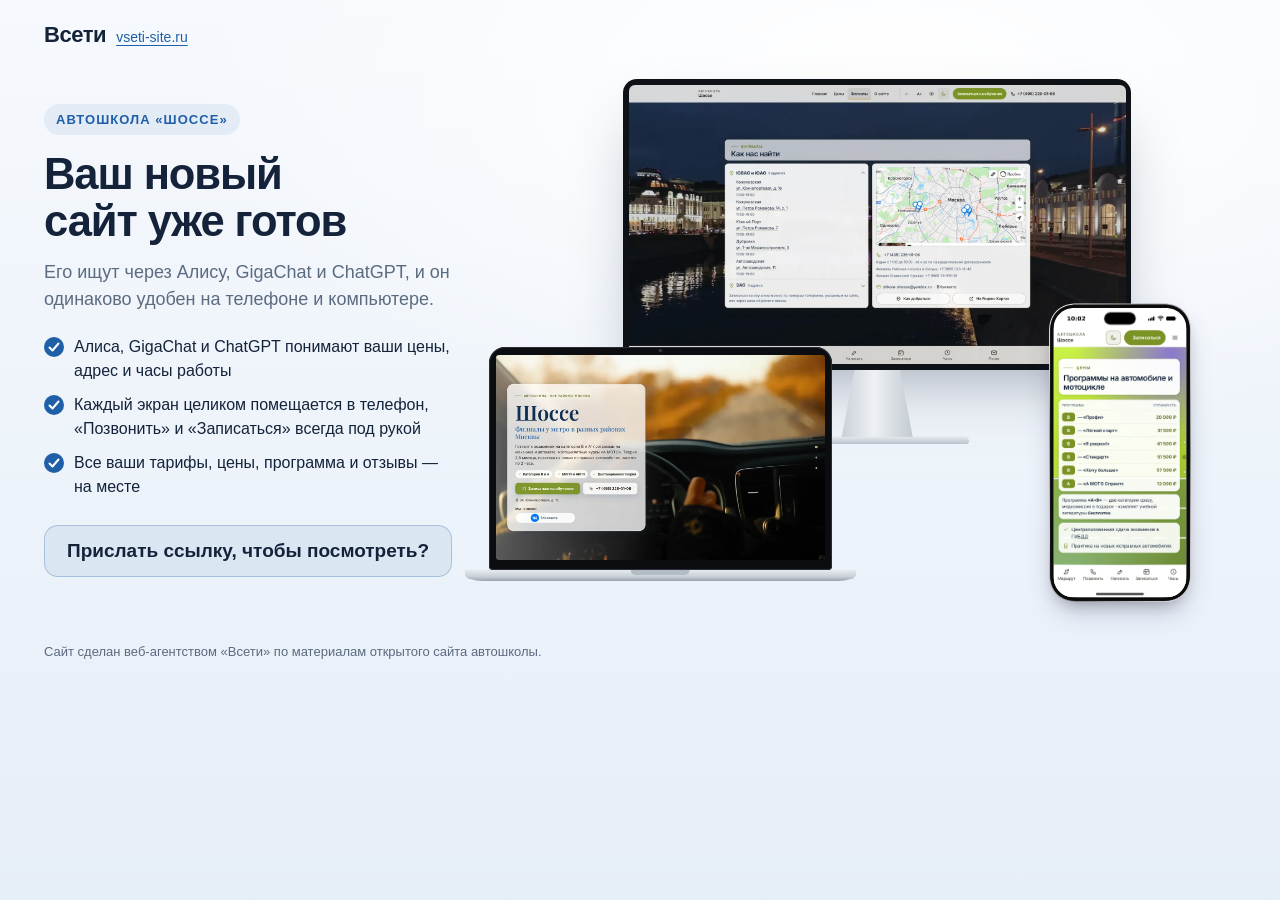
<file: vitrina/index.html>
<!doctype html>
<html lang="ru">
<head>
<meta charset="utf-8">
<meta name="viewport" content="width=device-width, initial-scale=1">
<meta name="robots" content="noindex, nofollow">
<title>Новый сайт автошколы «Шоссе» — веб-агентство «Всети»</title>
<style>
@layer stageshow{:where(.ss-phone){position:relative}.ss-phone{flex-shrink:0;box-shadow:0 calc(var(--ps) * 40) calc(var(--ps) * 80) calc(var(--ps) * -16) #32325d40,0 calc(var(--ps) * 24) calc(var(--ps) * 48) calc(var(--ps) * -24) #0000004d}.ss-phone__glass{height:100%}.ss-phone__window{position:relative;overflow:hidden;isolation:isolate}.ss-phone:is([data-frame=pro],[data-frame=silver],[data-frame=bezel],[data-frame=clay],[data-frame=outline],[data-frame=bare]){--ss-phone-glass: #0b0b0c;--ss-phone-rim: #2c2c2d;--ss-phone-seam: #e0dfdc;--ss-phone-line: var(--ss-text-faint, #9a9a9d);background:none}.ss-phone__bands{position:absolute;inset:0;overflow:visible;pointer-events:none}.ss-phone:is([data-frame=pro],[data-frame=silver],[data-frame=bezel],[data-frame=clay],[data-frame=outline]) .ss-phone__glass{position:relative}.ss-phone[data-frame=pro]{--ss-phone-band-1: #e3e3e6;--ss-phone-band-2: #9a9ba0;--ss-phone-band-3: #cfd0d4;--ss-phone-band-4: #85868b;--ss-phone-band-5: #c9cacd}.ss-stage[data-theme=dark] .ss-phone[data-frame=pro],.ss-stage[data-theme=glass] .ss-phone[data-frame=pro][data-dark]{--ss-phone-band-1: #5b5c61;--ss-phone-band-2: #2b2c2f;--ss-phone-band-3: #48494d;--ss-phone-band-4: #232427;--ss-phone-band-5: #404145}.ss-phone[data-frame=silver]{--ss-phone-band-1: #f4f4f6;--ss-phone-band-2: #c9cacf;--ss-phone-band-3: #eeeef1;--ss-phone-band-4: #b9babf;--ss-phone-band-5: #e6e6ea}.ss-phone[data-frame=bezel]{--ss-phone-glass: #111113}.ss-phone[data-frame=clay]{--ss-phone-clay-top: color-mix(in srgb, var(--ss-phone-clay, #ecebe8), #fff 45%);--ss-phone-clay-bottom: color-mix(in srgb, var(--ss-phone-clay, #ecebe8), #000 6%);box-shadow:0 calc(var(--ps) * 30) calc(var(--ps) * 60) calc(var(--ps) * -12) #32325d33,0 calc(var(--ps) * 16) calc(var(--ps) * 32) calc(var(--ps) * -16) #00000029}.ss-stage[data-theme=dark] .ss-phone[data-frame=clay]{--ss-phone-clay-top: color-mix(in srgb, var(--ss-phone-clay, #2a2a2e), #fff 6%);--ss-phone-clay-bottom: var(--ss-phone-clay, #2a2a2e);--ss-phone-seam: #333338}.ss-phone[data-frame=outline]{box-shadow:none}.ss-stage[data-theme=blueprint] .ss-phone[data-frame=outline]{--ss-phone-line: var(--ss-line)}.ss-phone:not([data-frame=android],[data-frame=soft]) .ss-phone__status{height:62px;padding:0}.ss-phone:not([data-frame=android],[data-frame=soft]) .ss-phone__time{position:absolute;top:21.5px;left:0;width:138.5px;line-height:22px;text-align:center}.ss-phone:not([data-frame=android],[data-frame=soft]) .ss-phone__glyphs{position:absolute;top:25.33px;left:285.25px;align-items:flex-start;gap:8px}.ss-phone:not([data-frame=android],[data-frame=soft]) .ss-phone__signal{margin-top:1px}.ss-phone:not([data-frame=android],[data-frame=soft]) .ss-phone__battery{margin-top:.33px}.ss-phone[data-frame=photo]{position:relative;background:none}.ss-phone__photo{position:absolute;z-index:4;background:var(--ss-phone-photo-light, none) center / 100% 100% no-repeat;pointer-events:none}.ss-stage[data-theme=dark] .ss-phone__photo,.ss-phone[data-dark] .ss-phone__photo{background-image:var(--ss-phone-photo-dark, var(--ss-phone-photo-light, none))}.ss-phone[data-frame=android]{background:linear-gradient(150deg,#3a3b3f,#1d1e21 40%,#2f3034 70%,#1a1b1e)}.ss-phone[data-frame=android] .ss-phone__glass{background:#050505}.ss-phone[data-frame=android] .ss-phone__island{top:14px;width:24px;height:24px;border-radius:50%}.ss-phone[data-frame=android] .ss-phone__status{height:48px;padding:0 26px}.ss-phone[data-frame=android] .ss-phone__time{font-family:system-ui,sans-serif;font-size:15px;font-weight:500}.ss-phone[data-frame=android] .ss-phone__content[data-status]{padding-top:48px}.ss-phone[data-frame=android] .ss-phone__home{width:108px;height:4px}.ss-phone[data-frame=soft]{box-shadow:0 0 0 calc(var(--ps) * 1.5) #0a25400d,0 calc(var(--ps) * 30) calc(var(--ps) * 60) calc(var(--ps) * -12) #32325d2e,0 calc(var(--ps) * 18) calc(var(--ps) * 36) calc(var(--ps) * -18) #0000001f}.ss-phone[data-frame=soft] .ss-phone__glass{background:#f6f9fc;box-shadow:inset 0 calc(var(--ps) * -2.9) calc(var(--ps) * 7.2) #0a254038}.ss-stage[data-theme=dark] .ss-phone[data-frame=soft] .ss-phone__glass{background:#1c2433;box-shadow:inset 0 calc(var(--ps) * -2.9) calc(var(--ps) * 7.2) #00000073}.ss-phone__screen{--pt: 1px;position:absolute;top:0;left:0;display:flex;flex-direction:column;overflow:hidden;background:#fff;color:#000;font-family:-apple-system,system-ui,sans-serif;font-size:15px;letter-spacing:-.015em;transform-origin:0 0;-webkit-font-smoothing:antialiased}.ss-phone[data-dark] .ss-phone__screen{background:#000;color:#fff}.ss-phone__status{position:absolute;top:0;right:0;left:0;z-index:2;display:flex;align-items:center;justify-content:space-between;height:54px;padding:0 34px 0 52px;transition:color .3s ease;will-change:transform}.ss-phone__time{font-family:SF Pro Text,-apple-system,system-ui,sans-serif;font-variation-settings:"opsz" 17;font-size:17.67px;font-weight:590;letter-spacing:0}.ss-phone__island{position:absolute;top:var(--ss-island-top, 14px);left:50%;z-index:3;width:var(--ss-island-w, 95px);height:37px;border-radius:18.5px;background:#000;transform:translate(-50%)}.ss-phone__glyphs{display:flex;align-items:center;gap:8px}.ss-phone__glyph{display:block}.ss-phone__content{position:relative;flex:1;min-height:0}.ss-phone__content[data-status]{padding-top:62px}.ss-phone__content:not([data-status]){padding-top:44px}.ss-phone[data-frame=bare] .ss-phone__content{padding-right:8px;padding-left:8px}.ss-phone__home{position:absolute;bottom:8px;left:50%;z-index:2;width:144px;height:5px;border-radius:2.5px;background:currentColor;transform:translate(-50%);transition:color .3s ease;will-change:transform}.ss-lock{position:absolute;inset:0;color:#fff;text-align:center}.ss-lock__date{margin-top:66px;font-size:22px;font-weight:600;letter-spacing:-.01em;opacity:.85}.ss-lock__clock{margin-top:-4px;font-size:112px;font-weight:700;line-height:1;letter-spacing:-.035em;font-variant-numeric:tabular-nums;opacity:.92}.ss-lock__stack{position:absolute;right:0;bottom:118px;left:0;display:flex;flex-direction:column;gap:8px;text-align:left}.ss-lock__stack[data-at=top]{top:290px;bottom:auto}.ss-lock__controls{position:absolute;right:46px;bottom:48px;left:46px;display:flex;justify-content:space-between}.ss-lock__control{display:grid;place-items:center;width:50px;height:50px;border-radius:50%;background:#0a0c1842;backdrop-filter:blur(24px) saturate(1.3);color:#fff}.ss-notification{display:flex;align-items:center;gap:13px;margin:0 18px;padding:14px 17px 14px 14px;border-radius:23px;background:#fcfcfdc2;backdrop-filter:blur(30px) saturate(1.25);box-shadow:0 4px 24px #0000000f;color:#000;text-align:left}.ss-notification[data-banner]{position:absolute;top:56px;right:0;left:0;z-index:2;animation:ss-banner-in .52s cubic-bezier(.2,.9,.25,1) both}@keyframes ss-banner-in{0%{transform:translateY(-110px)}}.ss-notification__icon{display:grid;flex-shrink:0;place-items:center;width:38px;height:38px;overflow:hidden;border-radius:9px;background:var(--ss-accent);color:#fff}.ss-notification__icon:has(>img){background:none}.ss-notification__icon>img{display:block;width:100%;height:100%}.ss-notification__text{display:flex;flex:1;flex-direction:column;min-width:0;font-size:15px;line-height:18px;letter-spacing:-.016em}.ss-notification__head{display:flex;align-items:baseline;gap:8px}.ss-notification__title{flex:1;min-width:0;overflow:hidden;font-weight:600;white-space:nowrap;text-overflow:ellipsis}.ss-notification__time{flex-shrink:0;font-size:12px;letter-spacing:-.005em;color:#3c3c4399}.ss-notification__body{display:-webkit-box;overflow:hidden;-webkit-line-clamp:3;-webkit-box-orient:vertical}.ss-lock[data-size=satellite] .ss-lock__stack{top:232px;bottom:auto}.ss-lock[data-size=satellite][data-clock=off] .ss-lock__stack{top:74px}.ss-notification{will-change:transform}.ss-phone:not([data-dark]) .ss-notification{background:#ffffffeb;box-shadow:0 0 0 .5px #00000014,0 8px 24px #0000001f}.ss-phone__time-bar{display:inline-block;width:30px;height:7px;border-radius:4px;background:currentColor;opacity:.5}}
:root{--ink:#14233a;--muted:#5b6b80;--accent:#1f5fa8;--sand:#ffc94d;--bg1:#f6f9fd;--bg2:#e6eef8}
*{box-sizing:border-box}
html,body{margin:0}
body{font:16px/1.5 -apple-system,"Segoe UI",Roboto,Arial,sans-serif;color:var(--ink);background:radial-gradient(1200px 600px at 70% 10%,#ffffff 0,rgba(255,255,255,0) 60%),linear-gradient(180deg,var(--bg1),var(--bg2));min-height:100vh}
a{color:inherit}
.top{display:flex;align-items:center;justify-content:space-between;max-width:1240px;margin:0 auto;padding:18px 24px}
.brand{display:flex;align-items:baseline;gap:10px;text-decoration:none}
.brand b{font-size:22px;letter-spacing:-.02em}
.brand span{font-size:14px;color:var(--accent);text-decoration:underline;text-underline-offset:3px}
.hero{max-width:1240px;margin:0 auto;padding:10px 24px 40px;display:grid;grid-template-columns:minmax(0,.82fr) minmax(0,1.5fr);gap:36px;align-items:center}
.eyebrow{display:inline-block;font-size:13px;font-weight:600;letter-spacing:.08em;text-transform:uppercase;color:var(--accent);background:rgba(31,95,168,.08);padding:6px 12px;border-radius:999px}
h1{text-wrap:balance;font-size:clamp(30px,3.4vw,48px);line-height:1.08;letter-spacing:-.025em;margin:16px 0 14px}
.lead{font-size:18px;color:var(--muted);margin:0 0 22px;max-width:30em}
.pts{list-style:none;padding:0;margin:0 0 26px;display:grid;gap:10px}
.pts li{display:flex;gap:10px;align-items:flex-start}
.pts li::before{content:"";flex:none;width:20px;height:20px;margin-top:2px;border-radius:50%;background:var(--accent) url("data:image/svg+xml,%3Csvg xmlns='http://www.w3.org/2000/svg' viewBox='0 0 20 20'%3E%3Cpath d='M5.5 10.5l3 3 6-7' fill='none' stroke='%23fff' stroke-width='2' stroke-linecap='round' stroke-linejoin='round'/%3E%3C/svg%3E") center/100% no-repeat}
.cta{display:flex;flex-wrap:wrap;gap:14px;align-items:center}
.btn{display:inline-flex;align-items:center;gap:8px;min-height:52px;padding:0 26px;border-radius:14px;background:var(--accent);color:#fff;font-weight:600;text-decoration:none;box-shadow:0 10px 24px rgba(31,95,168,.28)}
.btn:hover{background:#174a86}
.ask{margin:0;display:inline-flex;align-items:center;min-height:52px;padding:12px 22px;line-height:1.3;border-radius:14px;background:rgba(31,95,168,.08);border:1.5px solid rgba(31,95,168,.28);color:var(--ink);font-size:19px;font-weight:600}
/* сцена с устройствами */
.stage{position:relative;width:100%;aspect-ratio:16/11.2}
.dv{position:absolute}
.dv img{display:block;width:100%;height:100%;object-fit:cover;object-position:center top}
.mon .scr img,.lap .scr img{height:auto}
.mon{left:18%;top:0;width:68%}
.mon .scr{padding:1.1%;background:#0e1116;border-radius:14px;box-shadow:0 30px 60px -20px rgba(20,35,58,.35)}
.mon .scr img{border-radius:6px}
.mon .neck{width:14%;aspect-ratio:1/.95;margin:0 auto;background:linear-gradient(90deg,#c9d0d8,#eef1f4 45%,#c3cad2);clip-path:polygon(18% 0,82% 0,100% 100%,0 100%)}
.mon .foot{width:36%;aspect-ratio:36/1.5;margin:-1px auto 0;border-radius:6px 6px 3px 3px;background:linear-gradient(180deg,#e9edf1,#b9c1ca);box-shadow:0 12px 20px -8px rgba(20,35,58,.4)}
.lap{left:0;bottom:4%;width:46%}
.lap .scr{padding:2.2% 2.2% 3%;background:#0b0d11;border-radius:16px 16px 4px 4px;position:relative;box-shadow:0 0 0 1px #2a2f37 inset}
.lap .scr::before{content:"";position:absolute;top:1%;left:50%;width:.9%;aspect-ratio:1;border-radius:50%;background:#2b3442;transform:translateX(-50%)}
.lap .scr img{border-radius:3px}
.lap .base{position:relative;height:0;padding-bottom:3.2%;margin:0 -7%;background:linear-gradient(180deg,#e7ebef 0,#c8cfd7 60%,#9aa3ad 100%);border-radius:0 0 18px 18px/0 0 60% 60%;box-shadow:0 22px 30px -14px rgba(20,35,58,.45)}
.lap .base::after{content:"";position:absolute;top:0;left:50%;width:15%;height:40%;transform:translateX(-50%);background:#b3bbc4;border-radius:0 0 8px 8px}
.tab{right:1.5%;bottom:3%;width:23%}
.tab .scr{aspect-ratio:820/1180;padding:4.5%;background:#121419;border-radius:22px;box-shadow:0 0 0 2px #c7ced6,0 28px 50px -18px rgba(20,35,58,.45)}
.tab .scr img{border-radius:10px}
.ph{right:6%;bottom:0;width:340px;transform-origin:100% 100%}
.ph-shot{display:block;width:100%;height:auto}
.note{max-width:1240px;margin:0 auto;padding:0 24px 34px;color:var(--muted);font-size:13px}
@media (max-width:600px){
  .stage{aspect-ratio:16/9.8}
  .mon{display:none}
  .lap{left:6%;width:64%;bottom:6%}
  .ph{right:5%}
}
@media (max-width:900px){
  .hero{grid-template-columns:1fr;gap:26px;padding-top:0}
  .stage{order:-1}
  .lead{font-size:16.5px}
}
</style>
</head>
<body>
<header class="top"><a class="brand" href="https://vseti-site.ru/" target="_blank" rel="noopener"><b>Всети</b><span>vseti-site.ru</span></a></header>
<main class="hero">
  <div class="txt">
    <span class="eyebrow">Автошкола «Шоссе»</span>
    <h1>Ваш новый сайт уже готов</h1>
    <p class="lead">Его ищут через Алису, GigaChat и ChatGPT, и он одинаково удобен на телефоне и компьютере.</p>
    <ul class="pts">
      <li>Алиса, GigaChat и ChatGPT понимают ваши цены, адрес и часы работы</li>
      <li>Каждый экран целиком помещается в телефон, «Позвонить» и «Записаться» всегда под рукой</li>
      <li>Все ваши тарифы, цены, программа и отзывы — на месте</li>
    </ul>
    <div class="cta">
      <p class="ask">Прислать ссылку, чтобы посмотреть?</p>
    </div>
  </div>
  <div class="stage" id="stage" aria-label="Новый сайт на компьютере, ноутбуке и телефоне">
    <div class="dv mon"><div class="scr"><img src="img/monitor.webp?v=2" alt="" width="1600" height="900"></div><div class="neck"></div><div class="foot"></div></div>
    <div class="dv lap"><div class="scr"><img src="img/laptop.webp?v=2" alt="" width="1280" height="800"></div><div class="base"></div></div>
    <div class="dv ph" id="ph"><div class="ss-phone z-phone" data-frame="pro" style="width: 340px; height: 714.953px; padding: 2.38318px; border-radius: 61.1682px; --ps: 0.794392523364486px;"><svg class="ss-phone__bands" width="100%" height="100%" aria-hidden="true"><defs><linearGradient id="ph-band" x1="0.2" y1="0" x2="0.8" y2="1"><stop offset="0" style="stop-color: var(--ss-phone-band-1);"></stop><stop offset="0.22" style="stop-color: var(--ss-phone-band-2);"></stop><stop offset="0.48" style="stop-color: var(--ss-phone-band-3);"></stop><stop offset="0.74" style="stop-color: var(--ss-phone-band-4);"></stop><stop offset="1" style="stop-color: var(--ss-phone-band-5);"></stop></linearGradient><linearGradient id="ph-clay" x1="0" y1="0" x2="0" y2="1"><stop offset="0" style="stop-color: var(--ss-phone-clay-top);"></stop><stop offset="1" style="stop-color: var(--ss-phone-clay-bottom);"></stop></linearGradient></defs><g transform="translate(10.327102803738317 10.327102803738317)" stroke-linejoin="round"><path d="M262.94 0.00L267.09 0.06L270.49 0.24L273.65 0.53L276.65 0.94L279.51 1.47L282.27 2.11L284.93 2.87L287.50 3.74L289.97 4.72L292.36 5.81L294.65 7.02L296.85 8.33L298.96 9.75L300.98 11.27L302.90 12.90L304.72 14.62L306.45 16.45L308.08 18.37L309.60 20.38L311.02 22.49L312.33 24.70L313.53 26.99L314.63 29.37L315.61 31.85L316.48 34.41L317.24 37.07L317.88 39.83L318.41 42.70L318.82 45.69L319.11 48.85L319.29 52.25L319.35 56.40L319.35 637.90L319.29 642.04L319.11 645.45L318.82 648.60L318.41 651.60L317.88 654.47L317.24 657.23L316.48 659.89L315.61 662.45L314.63 664.92L313.53 667.31L312.33 669.60L311.02 671.80L309.60 673.91L308.08 675.93L306.45 677.85L304.72 679.68L302.90 681.40L300.98 683.03L298.96 684.55L296.85 685.97L294.65 687.28L292.36 688.49L289.97 689.58L287.50 690.56L284.93 691.43L282.27 692.19L279.51 692.83L276.65 693.36L273.65 693.77L270.49 694.06L267.09 694.24L262.94 694.30L56.40 694.30L52.25 694.24L48.85 694.06L45.69 693.77L42.70 693.36L39.83 692.83L37.07 692.19L34.41 691.43L31.85 690.56L29.37 689.58L26.99 688.49L24.70 687.28L22.49 685.97L20.38 684.55L18.37 683.03L16.45 681.40L14.62 679.68L12.90 677.85L11.27 675.93L9.75 673.91L8.33 671.80L7.02 669.60L5.81 667.31L4.72 664.92L3.74 662.45L2.87 659.89L2.11 657.23L1.47 654.47L0.94 651.60L0.53 648.60L0.24 645.45L0.06 642.04L0.00 637.90L0.00 56.40L0.06 52.25L0.24 48.85L0.53 45.69L0.94 42.70L1.47 39.83L2.11 37.07L2.87 34.41L3.74 31.85L4.72 29.37L5.81 26.99L7.02 24.70L8.33 22.49L9.75 20.38L11.27 18.37L12.90 16.45L14.62 14.62L16.45 12.90L18.37 11.27L20.38 9.75L22.49 8.33L24.70 7.02L26.99 5.81L29.37 4.72L31.85 3.74L34.41 2.87L37.07 2.11L39.83 1.47L42.70 0.94L45.69 0.53L48.85 0.24L52.25 0.06L56.40 0.00Z" fill="none" stroke-width="20.654205607476634" stroke="url(#ph-band)"></path><path d="M262.94 0.00L267.09 0.06L270.49 0.24L273.65 0.53L276.65 0.94L279.51 1.47L282.27 2.11L284.93 2.87L287.50 3.74L289.97 4.72L292.36 5.81L294.65 7.02L296.85 8.33L298.96 9.75L300.98 11.27L302.90 12.90L304.72 14.62L306.45 16.45L308.08 18.37L309.60 20.38L311.02 22.49L312.33 24.70L313.53 26.99L314.63 29.37L315.61 31.85L316.48 34.41L317.24 37.07L317.88 39.83L318.41 42.70L318.82 45.69L319.11 48.85L319.29 52.25L319.35 56.40L319.35 637.90L319.29 642.04L319.11 645.45L318.82 648.60L318.41 651.60L317.88 654.47L317.24 657.23L316.48 659.89L315.61 662.45L314.63 664.92L313.53 667.31L312.33 669.60L311.02 671.80L309.60 673.91L308.08 675.93L306.45 677.85L304.72 679.68L302.90 681.40L300.98 683.03L298.96 684.55L296.85 685.97L294.65 687.28L292.36 688.49L289.97 689.58L287.50 690.56L284.93 691.43L282.27 692.19L279.51 692.83L276.65 693.36L273.65 693.77L270.49 694.06L267.09 694.24L262.94 694.30L56.40 694.30L52.25 694.24L48.85 694.06L45.69 693.77L42.70 693.36L39.83 692.83L37.07 692.19L34.41 691.43L31.85 690.56L29.37 689.58L26.99 688.49L24.70 687.28L22.49 685.97L20.38 684.55L18.37 683.03L16.45 681.40L14.62 679.68L12.90 677.85L11.27 675.93L9.75 673.91L8.33 671.80L7.02 669.60L5.81 667.31L4.72 664.92L3.74 662.45L2.87 659.89L2.11 657.23L1.47 654.47L0.94 651.60L0.53 648.60L0.24 645.45L0.06 642.04L0.00 637.90L0.00 56.40L0.06 52.25L0.24 48.85L0.53 45.69L0.94 42.70L1.47 39.83L2.11 37.07L2.87 34.41L3.74 31.85L4.72 29.37L5.81 26.99L7.02 24.70L8.33 22.49L9.75 20.38L11.27 18.37L12.90 16.45L14.62 14.62L16.45 12.90L18.37 11.27L20.38 9.75L22.49 8.33L24.70 7.02L26.99 5.81L29.37 4.72L31.85 3.74L34.41 2.87L37.07 2.11L39.83 1.47L42.70 0.94L45.69 0.53L48.85 0.24L52.25 0.06L56.40 0.00Z" fill="none" stroke-width="15.88785046728972" style="stroke: var(--ss-phone-rim);"></path><path d="M262.94 0.00L267.09 0.06L270.49 0.24L273.65 0.53L276.65 0.94L279.51 1.47L282.27 2.11L284.93 2.87L287.50 3.74L289.97 4.72L292.36 5.81L294.65 7.02L296.85 8.33L298.96 9.75L300.98 11.27L302.90 12.90L304.72 14.62L306.45 16.45L308.08 18.37L309.60 20.38L311.02 22.49L312.33 24.70L313.53 26.99L314.63 29.37L315.61 31.85L316.48 34.41L317.24 37.07L317.88 39.83L318.41 42.70L318.82 45.69L319.11 48.85L319.29 52.25L319.35 56.40L319.35 637.90L319.29 642.04L319.11 645.45L318.82 648.60L318.41 651.60L317.88 654.47L317.24 657.23L316.48 659.89L315.61 662.45L314.63 664.92L313.53 667.31L312.33 669.60L311.02 671.80L309.60 673.91L308.08 675.93L306.45 677.85L304.72 679.68L302.90 681.40L300.98 683.03L298.96 684.55L296.85 685.97L294.65 687.28L292.36 688.49L289.97 689.58L287.50 690.56L284.93 691.43L282.27 692.19L279.51 692.83L276.65 693.36L273.65 693.77L270.49 694.06L267.09 694.24L262.94 694.30L56.40 694.30L52.25 694.24L48.85 694.06L45.69 693.77L42.70 693.36L39.83 692.83L37.07 692.19L34.41 691.43L31.85 690.56L29.37 689.58L26.99 688.49L24.70 687.28L22.49 685.97L20.38 684.55L18.37 683.03L16.45 681.40L14.62 679.68L12.90 677.85L11.27 675.93L9.75 673.91L8.33 671.80L7.02 669.60L5.81 667.31L4.72 664.92L3.74 662.45L2.87 659.89L2.11 657.23L1.47 654.47L0.94 651.60L0.53 648.60L0.24 645.45L0.06 642.04L0.00 637.90L0.00 56.40L0.06 52.25L0.24 48.85L0.53 45.69L0.94 42.70L1.47 39.83L2.11 37.07L2.87 34.41L3.74 31.85L4.72 29.37L5.81 26.99L7.02 24.70L8.33 22.49L9.75 20.38L11.27 18.37L12.90 16.45L14.62 14.62L16.45 12.90L18.37 11.27L20.38 9.75L22.49 8.33L24.70 7.02L26.99 5.81L29.37 4.72L31.85 3.74L34.41 2.87L37.07 2.11L39.83 1.47L42.70 0.94L45.69 0.53L48.85 0.24L52.25 0.06L56.40 0.00Z" fill="none" stroke-width="14.69626168224299" style="stroke: var(--ss-phone-glass);"></path></g></svg><div class="ss-phone__glass" style="padding: 7.94393px; border-radius: 58.785px;"><div class="ss-phone__window" style="width: 319.346px; height: 694.299px; clip-path: path(&quot;M 262.94 0 L 267.09 0.06 L 270.49 0.24 L 273.65 0.53 L 276.65 0.94 L 279.51 1.47 L 282.27 2.11 L 284.93 2.87 L 287.5 3.74 L 289.97 4.72 L 292.36 5.81 L 294.65 7.02 L 296.85 8.33 L 298.96 9.75 L 300.98 11.27 L 302.9 12.9 L 304.72 14.62 L 306.45 16.45 L 308.08 18.37 L 309.6 20.38 L 311.02 22.49 L 312.33 24.7 L 313.53 26.99 L 314.63 29.37 L 315.61 31.85 L 316.48 34.41 L 317.24 37.07 L 317.88 39.83 L 318.41 42.7 L 318.82 45.69 L 319.11 48.85 L 319.29 52.25 L 319.35 56.4 L 319.35 637.9 L 319.29 642.04 L 319.11 645.45 L 318.82 648.6 L 318.41 651.6 L 317.88 654.47 L 317.24 657.23 L 316.48 659.89 L 315.61 662.45 L 314.63 664.92 L 313.53 667.31 L 312.33 669.6 L 311.02 671.8 L 309.6 673.91 L 308.08 675.93 L 306.45 677.85 L 304.72 679.68 L 302.9 681.4 L 300.98 683.03 L 298.96 684.55 L 296.85 685.97 L 294.65 687.28 L 292.36 688.49 L 289.97 689.58 L 287.5 690.56 L 284.93 691.43 L 282.27 692.19 L 279.51 692.83 L 276.65 693.36 L 273.65 693.77 L 270.49 694.06 L 267.09 694.24 L 262.94 694.3 L 56.4 694.3 L 52.25 694.24 L 48.85 694.06 L 45.69 693.77 L 42.7 693.36 L 39.83 692.83 L 37.07 692.19 L 34.41 691.43 L 31.85 690.56 L 29.37 689.58 L 26.99 688.49 L 24.7 687.28 L 22.49 685.97 L 20.38 684.55 L 18.37 683.03 L 16.45 681.4 L 14.62 679.68 L 12.9 677.85 L 11.27 675.93 L 9.75 673.91 L 8.33 671.8 L 7.02 669.6 L 5.81 667.31 L 4.72 664.92 L 3.74 662.45 L 2.87 659.89 L 2.11 657.23 L 1.47 654.47 L 0.94 651.6 L 0.53 648.6 L 0.24 645.45 L 0.06 642.04 L 0 637.9 L 0 56.4 L 0.06 52.25 L 0.24 48.85 L 0.53 45.69 L 0.94 42.7 L 1.47 39.83 L 2.11 37.07 L 2.87 34.41 L 3.74 31.85 L 4.72 29.37 L 5.81 26.99 L 7.02 24.7 L 8.33 22.49 L 9.75 20.38 L 11.27 18.37 L 12.9 16.45 L 14.62 14.62 L 16.45 12.9 L 18.37 11.27 L 20.38 9.75 L 22.49 8.33 L 24.7 7.02 L 26.99 5.81 L 29.37 4.72 L 31.85 3.74 L 34.41 2.87 L 37.07 2.11 L 39.83 1.47 L 42.7 0.94 L 45.69 0.53 L 48.85 0.24 L 52.25 0.06 L 56.4 0 Z&quot;);"><div class="ss-phone__screen" style="width: 402px; height: 874px; transform: scale(0.794393); --ss-screen-r: 64px;"><div class="ss-phone__status"><span class="ss-phone__time">10:02</span><span class="ss-phone__glyphs"><svg viewBox="0 0 20.33 13.67" width="20.33" height="13.67" class="ss-phone__glyph ss-phone__signal"><rect x="0" y="7.34" width="3.333" height="6.33" rx="1.667" fill="currentColor"></rect><rect x="5.667" y="5" width="3.333" height="8.67" rx="1.667" fill="currentColor"></rect><rect x="11.334" y="2.67" width="3.333" height="11" rx="1.667" fill="currentColor"></rect><rect x="17.000999999999998" y="0" width="3.333" height="13.67" rx="1.667" fill="currentColor"></rect></svg><svg viewBox="0 0 19.33 14.33" width="19.33" height="14.33" class="ss-phone__glyph ss-phone__wifi"><path fill-rule="evenodd" fill="currentColor" d="M0.415933 5.54283C0.902185 6.04412 1.66017 5.95818 2.27513 5.41393C4.30595 3.58064 6.83731 2.63535 9.66901 2.63535C12.5007 2.63535 15.0464 3.60928 17.0629 5.41393C17.6636 5.97251 18.4215 6.0298 18.9221 5.54283C19.4226 5.02722 19.4942 4.2538 18.9793 3.70954C16.8341 1.51819 13.3302 0 9.66901 0C6.00783 0 2.48965 1.53251 0.358727 3.72387C-0.156127 4.2538 -0.0989213 5.02722 0.415933 5.55715L0.415933 5.54283ZM3.94841 9.13779C4.50617 9.68205 5.22124 9.62476 5.85051 9.10915C6.88022 8.29276 8.25316 7.73418 9.66901 7.7485C11.0706 7.7485 12.4435 8.29276 13.4875 9.12347C14.1168 9.63908 14.8605 9.66773 15.4039 9.12347C15.9331 8.57921 16.0189 7.7485 15.4611 7.23289C14.0739 5.98683 11.9859 5.11315 9.68332 5.11315C7.38077 5.11315 5.27845 5.98683 3.9055 7.23289C3.41925 7.69121 3.31914 8.47896 3.96271 9.13779L3.94841 9.13779ZM8.72511 13.8929C9.34008 14.4801 9.98365 14.4801 10.5986 13.8929L11.757 12.7757C12.372 12.1742 12.5007 11.4151 11.7999 10.8995C11.2136 10.4841 10.4699 10.212 9.66901 10.212C8.86813 10.212 8.11015 10.4841 7.53809 10.9138C6.83731 11.4151 6.98033 12.1885 7.59529 12.7757L8.73942 13.8929L8.72511 13.8929Z"></path></svg><svg viewBox="0 0 29.33 13.67" width="29.33" height="13.67" class="ss-phone__glyph ss-phone__battery"><path fill="currentColor" d="M0 6.4C0 4.15979 0 3.03969 0.435974 2.18404C0.819467 1.43139 1.43139 0.819467 2.18404 0.435974C3.03969 0 4.15979 0 6.4 0L19.933 0C22.1732 0 23.2933 0 24.149 0.435974C24.9016 0.819467 25.5135 1.43139 25.897 2.18404C26.333 3.03969 26.333 4.15979 26.333 6.4L26.333 7.26666C26.333 9.50687 26.333 10.627 25.897 11.4826C25.5135 12.2353 24.9016 12.8472 24.149 13.2307C23.2933 13.6667 22.1732 13.6667 19.933 13.6667L6.4 13.6667C4.15979 13.6667 3.03969 13.6667 2.18404 13.2307C1.43139 12.8472 0.819467 12.2353 0.435974 11.4826C0 10.627 0 9.50687 0 7.26666L0 6.4Z"></path><path fill-rule="evenodd" fill="currentColor" transform="translate(27.33 4.33)" d="M0 0L0 5C0.601505 4.8625 2 3.75 2 2.5C2 1.25 0.601505 0.1375 0 0Z"></path></svg></span></div><span class="ss-phone__island"></span><div class="ss-phone__content" data-status="true"><img class="ph-shot" src="img/phone.webp?v=2" alt="Новый сайт автошколы «Шоссе» на телефоне" width="393" height="794"></div><span class="ss-phone__home"></span></div></div></div></div></div>
  </div>
</main>
<p class="note">Сайт сделан веб-агентством «Всети» по материалам открытого сайта автошколы.</p>
<script>
(function(){var st=document.getElementById('stage'),ph=document.getElementById('ph');
function fit(){var k=st.clientWidth*(innerWidth<=600?0.27:0.19)/340;ph.style.transform='scale('+k+')';}
fit();addEventListener('resize',fit);})();
</script>
</body>
</html>
</file>
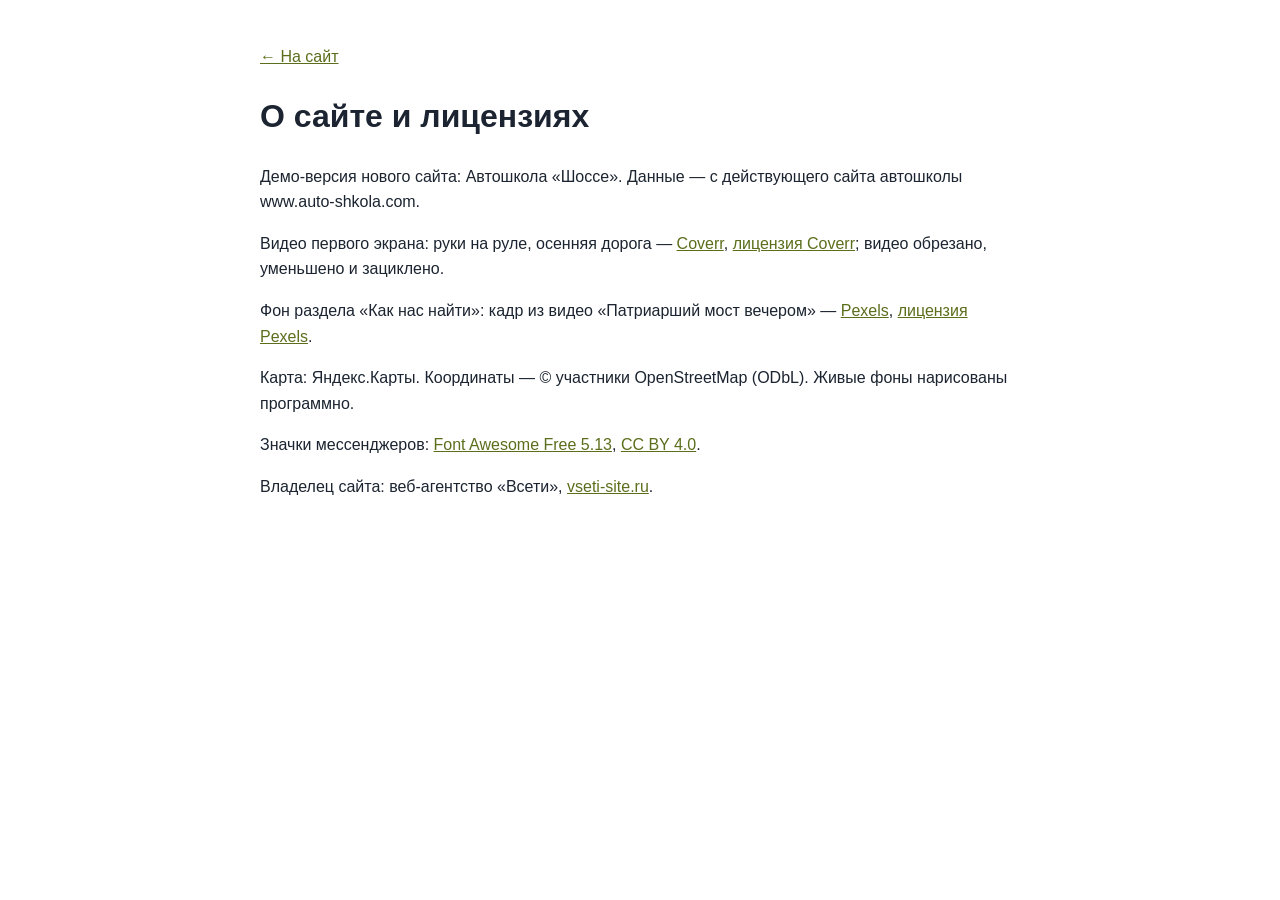
<file: credits.html>
<!doctype html><html lang="ru"><head><meta charset="utf-8"><meta name="viewport" content="width=device-width,initial-scale=1"><meta name="robots" content="noindex"><title>О сайте — Автошкола «Шоссе»</title>
<style>body{font:16px/1.6 Inter,Arial,sans-serif;max-width:760px;margin:0 auto;padding:28px 18px;color:#1b2430}a{color:#5b6e1c}</style></head><body>
<p><a href="./">← На сайт</a></p><h1>О сайте и лицензиях</h1>
<p>Демо-версия нового сайта: Автошкола «Шоссе». Данные — с действующего сайта автошколы www.auto-shkola.com.</p>
<p>Видео первого экрана: руки на руле, осенняя дорога — <a href="https://coverr.co/videos/hands-on-steering-wheel-zm3v1hrrb9" target="_blank" rel="noopener">Coverr</a>, <a href="https://coverr.co/license" target="_blank" rel="noopener">лицензия Coverr</a>; видео обрезано, уменьшено и зациклено.</p>
<p>Фон раздела «Как нас найти»: кадр из видео «Патриарший мост вечером» — <a href="https://www.pexels.com/video/9885684/" target="_blank" rel="noopener">Pexels</a>, <a href="https://www.pexels.com/license/" target="_blank" rel="noopener">лицензия Pexels</a>.</p>
<p>Карта: Яндекс.Карты. Координаты — © участники OpenStreetMap (ODbL). Живые фоны нарисованы программно.</p>
<p>Значки мессенджеров: <a href="https://fontawesome.com" target="_blank" rel="noopener">Font Awesome Free 5.13</a>, <a href="https://creativecommons.org/licenses/by/4.0/" target="_blank" rel="noopener">CC BY 4.0</a>.</p>
<p>Владелец сайта: веб-агентство «Всети», <a href="https://vseti-site.ru" target="_blank" rel="noopener">vseti-site.ru</a>.</p>
</body></html>
</file>
<file: css/etalon.css>
/* ==========================================================================
   Эталон нотариуса. Общий слой поверх встроенных стилей index.html:
   видео-первый экран, «жидкое стекло», интерьеры на фоне экранов,
   шапка и нижняя панель со второго экрана, карточки Spotlight Card.
   ========================================================================== */

/* плавное проявление подсветки рамки (Chrome/Safari/Firefox новых версий) */
@property --hl{syntax:'<number>';inherits:true;initial-value:0}

:root{
  --glass:rgba(0,0,0,.4);
  --glass-blur:4px;
  --spot:255,196,108;          /* тёплый янтарь под интерьеры */
  --spring:cubic-bezier(.2,.9,.3,1.35);
}

/* ---------- светлый текст на тёмном стекле для всего, что лежит на фото ---------- */
.sec:not(.sec-hero),.hdr,.bar,.mmenu{
  --card:rgba(0,0,0,.4); --card-rgb:0,0,0;
  --text:#fff; --muted:rgba(255,255,255,.84);
  --line:rgba(255,255,255,.3); --line2:rgba(255,255,255,.2);
  --accent:#ecd9ac; --accent-d:#f6e9c8; --accent-l:#d3bc8a; --accent-soft:rgba(255,255,255,.13);
  --bg:rgba(0,0,0,.3); --bg2:transparent; --bg3:rgba(255,255,255,.13);
  --on-accent:#1d170b;
  --shadow:0 1px 12px rgba(0,0,0,.35); --shadow-lg:0 18px 50px rgba(0,0,0,.5);
  --ok:#8fe3a8; --bad:#ff9f96;
  color:#fff;
}
.sec:not(.sec-hero){background:#2b2319}
.sec:not(.sec-hero) .sec-scroll{
  position:relative;z-index:1;
  padding-top:calc(var(--hdr-h) / var(--zc,1) + 12px);padding-bottom:calc(var(--bar-h) + 12px);
  text-shadow:0 1px 2px rgba(0,0,0,.45)
}
.sec:not(.sec-hero) :is(input,select,textarea,button.btn,.btn){text-shadow:none}

/* ---------- фон экранов: интерьеры, затемнение ровно 50% ---------- */
.sec-bg{position:absolute;inset:0;z-index:0;overflow:hidden;pointer-events:none;background:#2b2319}
.sec-bg picture{display:block;width:100%;height:100%}
.sec-bg img{display:block;width:100%;height:100%;object-fit:cover;opacity:0;transition:opacity .9s ease}
.sec-bg img.ld,html:not(.js) .sec-bg img{opacity:1}
.sec-bg::after{content:"";position:absolute;inset:0;background:rgba(0,0,0,.5)}

/* ==========================================================================
   Жидкое стекло
   ========================================================================== */
.glass,
.sec:not(.sec-hero) :is(.sec-head,.svc,.step,.rev,.rsum,.cred,.cbox,.fq,.about-txt,.tf-card,.quote,.ilink,.chips li,.foot,.rate-chip){
  position:relative;isolation:isolate;
  background:var(--glass);
  -webkit-backdrop-filter:blur(var(--glass-blur));backdrop-filter:blur(var(--glass-blur));
  border:0;border-radius:var(--radius);
  box-shadow:0 8px 30px rgba(0,0,0,.14);
}
/* тонкая светлая рамка-градиент; рядом с курсором рамка разгорается (--hl, --x, --y) */
.glass::after,
.sec:not(.sec-hero) :is(.sec-head,.svc,.step,.rev,.rsum,.cred,.cbox,.fq,.about-txt,.tf-card,.quote,.ilink,.chips li,.foot,.rate-chip)::after{
  content:"";position:absolute;inset:0;border-radius:inherit;padding:1.4px;pointer-events:none;z-index:2;
  background:
    radial-gradient(230px circle at var(--x,50%) var(--y,50%),rgba(255,226,160,calc(var(--hl,0)*1)),rgba(var(--spot),calc(var(--hl,0)*.65)) 38%,transparent 72%),
    linear-gradient(160deg,rgba(255,255,255,.58) 0%,rgba(255,255,255,.16) 22%,rgba(255,255,255,0) 44%,rgba(255,255,255,0) 60%,rgba(255,255,255,.16) 82%,rgba(255,255,255,.5) 100%);
  -webkit-mask:linear-gradient(#000 0 0) content-box,linear-gradient(#000 0 0);
  -webkit-mask-composite:xor;mask-composite:exclude;
}
.sec:not(.sec-hero) .sec-head{display:block;width:fit-content;max-width:100%;border-radius:18px;padding:14px 22px 16px;margin-bottom:16px}
.sec:not(.sec-hero) .sec-head .h2{margin-top:8px}
.sec:not(.sec-hero) .sec-head .lead{margin-top:8px}
.sec:not(.sec-hero) .sec-head .demo-note{background:rgba(255,255,255,.1);border-left-color:var(--accent)}

/* ==========================================================================
   Spotlight Card: пятно света под курсором внутри карточки (::before),
   подсветка рамки рядом с курсором (::after выше), «прыжок» scale + тень.
   Позицию --x/--y ставит один общий обработчик pointermove (js/etalon.js).
   ========================================================================== */
.glow{position:relative;isolation:isolate;--hov:1.035}
.glow::before{
  content:"";position:absolute;inset:0;border-radius:inherit;pointer-events:none;z-index:-1;
  background:
    radial-gradient(340px circle at var(--x,50%) var(--y,50%),rgba(var(--spot),.5),rgba(var(--spot),.2) 38%,transparent 72%);
  opacity:0;transition:opacity .35s ease;
}
.glow.lit{--hl:1}
.glow.lit::before{opacity:1}
.glow{transition:scale .38s var(--spring),box-shadow .32s ease,--hl .3s ease}
.glow.rv{transition:opacity .7s ease var(--rvd),translate .7s ease var(--rvd),scale .38s var(--spring),box-shadow .32s ease,--hl .3s ease}
@media (hover:hover) and (pointer:fine){
  .glow:hover{scale:var(--hov);z-index:6;box-shadow:0 24px 54px rgba(0,0,0,.5),0 0 34px rgba(var(--spot),.2)}
}
/* ---------- «Контакты» («Как нас найти»): плашки при наведении и касании загораются жёлтым — яркая рамка и мягкое
   свечение вокруг; размер не меняется (никаких увеличений и сдвигов раскладки), видно в обеих темах ---------- */
:root{--gy-ring:255,208,80;--gy-glow:255,200,64}
html[data-theme="light"]{--gy-ring:232,154,0;--gy-glow:255,186,30}
#contacts .glow{--gy:0 0 0 2.5px rgba(var(--gy-ring),.98),0 0 22px 4px rgba(var(--gy-glow),.66),0 0 58px 14px rgba(var(--gy-glow),.32),0 8px 30px rgba(0,0,0,.14);
  --gy0:0 0 0 0 rgba(var(--gy-ring),0),0 0 0 0 rgba(var(--gy-glow),0),0 0 0 0 rgba(var(--gy-glow),0),0 8px 30px rgba(0,0,0,.14)}
@media (hover:hover) and (pointer:fine){
  #contacts .glow:hover{scale:1;box-shadow:var(--gy)}
  /* заголовок с рейтингом: когда курсор на значке рейтинга, светится только значок */
  #contacts .sec-head:has(.rate-chip:hover):hover{box-shadow:var(--gy0)}
}
#contacts .glow.tap{animation:cGlowTap 1.4s ease-out,glowHl .62s ease-out}
@keyframes cGlowTap{0%{box-shadow:var(--gy0)}14%,62%{box-shadow:var(--gy)}100%{box-shadow:var(--gy0)}}
html[data-hc="1"] #contacts .glow:hover{outline:3px solid #ffd400;outline-offset:2px}
/* крупные плашки берут нижнюю границу 1,03: 3,5 % от 600 px — это уже 20 px */
.hero-plq,.about-txt,.tf-card,.sec-head,.cbox{--hov:1.03}

/* касание на телефоне: вспышка пятна в точке касания и подпрыгивание */
.glow.tap{animation:glowTap .62s var(--spring),glowHl .62s ease-out}
.glow.tap::before{animation:spotFlash .62s ease-out}
@keyframes glowTap{0%{scale:1}38%{scale:var(--tap,1.045)}100%{scale:1}}
@keyframes glowHl{0%{--hl:0}22%{--hl:1}100%{--hl:0}}
@keyframes spotFlash{0%{opacity:0}18%{opacity:1}100%{opacity:0}}

/* ---------- появление блоков при входе на экран ---------- */
.rv{--rvd:calc(var(--i,0) * 90ms);opacity:0;transform:none;translate:0 18px;
  transition:opacity .7s ease var(--rvd),translate .7s ease var(--rvd)}
.sec.active .rv{opacity:1;transform:none;translate:0 0}
/* первый экран: блоки стартуют сами (экран активен с загрузки), по очереди после слова */
.sec-hero .rv{--rvd:calc(var(--hero-d,1.8s) + var(--i,0) * 140ms);opacity:1;translate:0 0}
.sec-hero .kicker.rv{--rvd:.45s}
/* анимация заголовка стартует — скрипт ставит .go, и остальные блоки выходят следом за словом */
.sec-hero.go .rv{animation:heroIn .9s cubic-bezier(.2,.7,.2,1) var(--rvd) both}
html.js .sec-hero:not(.go) .rv{opacity:0;translate:0 18px;animation:heroSafe .01s linear 5s forwards}
@keyframes heroIn{from{opacity:0;translate:0 18px}to{opacity:1;translate:0 0}}
@keyframes heroSafe{to{opacity:1;translate:0 0}}

/* ==========================================================================
   Первый экран
   ========================================================================== */
.sec-hero{background:#8fb1d4;color:#fff;
  /* А−/А+ первый экран не трогают: страница в zoom, экран — встречный zoom (как шапка), поэтому он на любой ступени
     выглядит ровно как при 100 %. Единицы vw/vh и высота экрана считаются от окна без поправки. */
  zoom:calc(1 / var(--zc,1)); --vwu:1vw; --vhu:1vh;
  /* высота — та же видимая, что у остальных экранов (скрипт кладёт её в --vhr); 100vh во встроенном браузере Telegram на Android
     считается при спрятанной верхней панели и выше видимой части — первый экран выходил выше, и все следующие съезжали вниз */
  --vh:var(--vhr, calc(100 * var(--vhu)))}
.hero-bg{position:absolute;inset:0;overflow:hidden;background:#9db9d6 url(../img/hero-poster.jpg) 54% 50%/cover no-repeat}
.hero-video{position:absolute;inset:0;width:100%;height:100%;object-fit:cover;object-position:54% 50%;background:transparent}
.hero-clouds{
  position:absolute;left:0;top:0;width:100%;height:58%;pointer-events:none;opacity:0;transition:opacity 2.4s ease;
  -webkit-mask-image:linear-gradient(180deg,#000 0%,#000 36%,rgba(0,0,0,.55) 66%,transparent 100%);
          mask-image:linear-gradient(180deg,#000 0%,#000 36%,rgba(0,0,0,.55) 66%,transparent 100%)
}
.hero-clouds.on{opacity:1}
/* угасание к низу рисует сам шейдер (js/clouds.js): маска на canvas — лишний проход на каждый кадр */
.hero-clouds.baked{-webkit-mask-image:none;mask-image:none}
/* точки-переходы по краю не растут с А+: иначе на ступенях 130–150 % они наезжают на плашки первого экрана и карточки */
.dots{zoom:calc(1 / var(--zc,1))}

.sec-hero .sec-scroll{position:relative;z-index:1;padding:26px clamp(20px,calc(3.4*var(--vwu,1vw)),64px);display:flex;flex-direction:column}
.sec-hero .wrap{max-width:none;margin:auto 0}
.hero-plq{
  --plq-w:clamp(500px,calc(38*var(--vwu,1vw)),660px);--plq-pad:clamp(24px,calc(2.4*var(--vwu,1vw)),36px);
  width:min(100%,var(--plq-w));padding:var(--plq-pad);border-radius:28px;
  color:#fff;text-shadow:0 1px 3px rgba(0,0,0,.5);
  animation:plqIn .9s ease both
}
@keyframes plqIn{from{opacity:0;translate:0 14px}to{opacity:1;translate:0 0}}
.hero-plq .kicker{color:#f6e6bd;font-size:12.5px;letter-spacing:.15em}
.hero-plq .kicker::before{background:#f6e6bd}
.hero-h1{margin:14px 0 0;font-weight:500}
.hw{
  display:inline-block;font-family:var(--serif);font-weight:500;line-height:1.06;letter-spacing:-.005em;color:#fff;
  font-size:calc((var(--plq-w) - 2 * var(--plq-pad)) / 4.9);
  text-shadow:0 2px 22px rgba(0,0,0,.35),0 1px 2px rgba(0,0,0,.4);white-space:nowrap
}
.hn{display:block;margin-top:6px;font-family:var(--serif);font-weight:500;font-size:clamp(20px,calc(1.9*var(--vwu,1vw)),28px);line-height:1.2;color:#f7ecd2}
.hero-lead{margin-top:16px;max-width:none;font-size:clamp(15px,calc(1.15*var(--vwu,1vw)),17px);line-height:1.5;color:rgba(255,255,255,.94)}
.hero-addr{margin-top:10px;font-size:14px}
.hero-addr .addr-link{color:#fff;border-bottom-color:rgba(255,255,255,.55)}
.hero-addr .addr-link:hover{color:#f6e6bd}
.hero-cta{display:flex;flex-wrap:wrap;gap:12px;margin-top:22px}
.btn-glass{
  min-height:52px;padding:0 26px;font-size:16px;color:#fff;border:0;background:var(--glass);
  -webkit-backdrop-filter:blur(var(--glass-blur));backdrop-filter:blur(var(--glass-blur));text-shadow:none
}
.btn-glass:hover{background:var(--glass);color:#fff}
.btn-glass.btn-book{background:rgba(var(--spot),.9);color:#2a1d07;font-weight:700;box-shadow:0 8px 26px rgba(var(--spot),.3)}
.btn-glass.btn-book:hover{background:rgba(var(--spot),.95);color:#2a1d07}
.btn-glass.btn-book::after{display:none}
.btn-glass.btn-book::before{background:radial-gradient(160px circle at var(--x,50%) var(--y,50%),rgba(255,255,255,.75),rgba(255,255,255,.25) 45%,transparent 75%)}
.btn-glass .ico{width:19px;height:19px}
.hero-plq .status{margin-top:16px;background:rgba(0,0,0,.28);border-color:rgba(255,255,255,.3);text-shadow:none}

/* ==========================================================================
   Шапка и нижняя панель: только со второго экрана
   ========================================================================== */
.hdr{
  background:var(--glass);-webkit-backdrop-filter:blur(8px);backdrop-filter:blur(8px);border-bottom:0;
  transition:transform .5s var(--ease),opacity .35s ease,visibility 0s linear 0s
}
.hdr::after{content:"";position:absolute;left:0;right:0;bottom:0;height:1px;background:linear-gradient(90deg,transparent,rgba(255,255,255,.45),transparent)}
body[data-sec="0"] .hdr{transform:translateY(-105%);opacity:0;visibility:hidden;pointer-events:none;transition:transform .45s var(--ease),opacity .3s ease,visibility 0s linear .45s}
.hdr-in{max-width:1440px;padding:0 28px;gap:18px}
.brand-s{color:rgba(255,255,255,.78)}
.brand-n{font-size:16px;font-weight:600;color:#fff;text-shadow:0 1px 3px rgba(0,0,0,.4)}
.nav{gap:2px}
.nav-a{color:#fff;opacity:.9;font-size:14.5px;padding:10px 12px;white-space:nowrap}
.brand{flex:none}
.nav-a:hover,.nav-a.cur,.nav > li.open > .nav-a{background:rgba(255,255,255,.14);opacity:1}
.nav-a.cur{box-shadow:inset 0 -2px 0 rgba(var(--spot),.95)}
.hdr-tools{margin-left:10px;gap:10px}
.hdr .tool{color:#fff;opacity:.9}
.hdr .tool:hover{background:rgba(255,255,255,.14);opacity:1}
.hdr .btn-primary{background:rgba(var(--spot),.95);border-color:transparent;color:#2a1d07;font-weight:700}
.hdr .btn-primary:hover{background:#ffd998;color:#2a1d07}
.hdr-tel{display:inline-flex;align-items:center;gap:8px;min-height:44px;padding:0 6px;font-weight:600;font-size:15px;white-space:nowrap;color:#fff;border-radius:10px}
.hdr-tel .ico{width:18px;height:18px}
.hdr-tel:hover{color:#ffe2a8}
.mega{background:rgba(24,19,12,.9);-webkit-backdrop-filter:blur(16px);backdrop-filter:blur(16px);border:1px solid rgba(255,255,255,.2)}
.mega-it:hover{background:rgba(255,255,255,.12)}
.lang-dd{background:rgba(24,19,12,.92);-webkit-backdrop-filter:blur(16px);backdrop-filter:blur(16px);border:1px solid rgba(255,255,255,.22);color:#fff}
.lang-dd a:hover,.lang-dd button:hover{background:rgba(255,255,255,.12)}
.lang-dd a.cur{color:#ffe2a8}
/* размер текста, контраст, тема: прямо на плашке, рядом с языком */
.hdr-a11y{display:flex;align-items:center;gap:2px;margin-left:2px;padding-left:8px;border-left:1px solid rgba(255,255,255,.28)}
.hdr-a11y .tool{width:44px;height:44px}
.hdr #hcBtn[aria-pressed="true"]{background:rgba(255,226,168,.2);color:#ffe2a8;opacity:1}
.hdr .tool:disabled{opacity:.35;cursor:default}
.hdr .tool:disabled:hover{background:none}
.mm-tools{display:none}

.bar{
  background:var(--glass);-webkit-backdrop-filter:blur(8px);backdrop-filter:blur(8px);border-top:0;box-shadow:none;
  transition:transform .5s var(--ease),opacity .35s ease,visibility 0s linear 0s
}
.bar::before{content:"";position:absolute;left:0;right:0;top:0;height:1px;background:linear-gradient(90deg,transparent,rgba(255,255,255,.45),transparent)}
body[data-sec="0"] .bar{transform:translateY(105%);opacity:0;visibility:hidden;pointer-events:none;transition:transform .45s var(--ease),opacity .3s ease,visibility 0s linear .45s}
.bi{color:#fff;opacity:.88}
.bi:hover{background:rgba(255,255,255,.14);opacity:1}
.bi.cur{color:#ffe2a8}

.dots button::after{background:#fff;opacity:.6;box-shadow:0 0 0 1px rgba(0,0,0,.35)}
.dots button.cur::after{background:rgb(var(--spot));opacity:1}

.mmenu{background:rgba(22,17,11,.93);-webkit-backdrop-filter:blur(14px);backdrop-filter:blur(14px);color:#fff;bottom:var(--bar-h)}
.mmenu .macc-list button:hover{background:rgba(255,255,255,.12)}
.mmenu .mmenu-foot .btn{justify-content:center;padding:0 22px;font-size:16px}
.mmenu .btn-primary{background:rgba(var(--spot),.95);border-color:transparent;color:#2a1d07;font-weight:700}
.mmenu .btn-ghost{border-color:rgba(255,255,255,.4);color:#fff}
.mm-set{margin-top:16px;display:grid;gap:10px}
.mm-row{display:flex;flex-wrap:wrap;gap:8px;align-items:center}
.mm-lbl{width:56px;font-size:13px;color:var(--muted);text-transform:uppercase;letter-spacing:.08em}
.mmenu .mm-row a,.mmenu .mm-row button{display:inline-flex;width:auto;min-width:44px;min-height:44px;padding:0 12px;justify-content:center;align-items:center;
  border:1px solid rgba(255,255,255,.28);border-radius:10px;font-size:14px;font-weight:600}
.mmenu .mm-row a.cur{color:#ffe2a8;border-color:#ffe2a8}
.mmenu .mm-row .ico{width:20px;height:20px}
/* на телефоне те же четыре кнопки одним заметным рядом в меню */
.mmenu .mm-tools{grid-template-columns:repeat(4,1fr);gap:8px;padding:10px;border:1px solid rgba(255,226,168,.4);border-radius:14px;background:rgba(255,255,255,.07)}
.mmenu .mm-tools button{display:inline-flex;width:100%;min-height:52px;justify-content:center;align-items:center;border:1px solid rgba(255,255,255,.28);border-radius:10px;font-size:16px;font-weight:700;background:rgba(0,0,0,.25);padding:0}
.mmenu .mm-tools button .ico{width:22px;height:22px}
.mmenu .mm-tools button[aria-pressed="true"]{border-color:#ffe2a8;color:#ffe2a8;background:rgba(255,226,168,.14)}
.mmenu .mm-tools button:disabled{opacity:.4}

/* ==========================================================================
   Экраны: карточки на стекле
   ========================================================================== */
.sec:not(.sec-hero) .kicker{color:#f1deb0}
.sec:not(.sec-hero) .kicker::before{background:#f1deb0}
.sec:not(.sec-hero) .h2{font-size:clamp(26px,calc(3*var(--vwu,1vw)),38px)}
.sec:not(.sec-hero) .svc:hover{transform:none;border-color:transparent}
.svc .cic,.cred .cic,.cl .cic,.mega-it .cic{background:rgba(255,255,255,.14);color:#f6e9c8}
.svc small{color:rgba(255,255,255,.8)}
.about-txt{padding:20px 24px}
.sec:not(.sec-hero) .about-txt .quote{background:rgba(255,255,255,.09);border-left:3px solid rgb(var(--spot));border-radius:0 12px 12px 0;-webkit-backdrop-filter:none;backdrop-filter:none;box-shadow:none}
.sec:not(.sec-hero) .about-txt .quote::after{display:none}
.chips li{background:var(--glass);border-radius:999px}
.creds .cred{padding:14px 16px;min-height:68px}
.cred > div{min-width:0;flex:1 1 auto}

/* ---------- «Оплата»: ровные значки ----------
   Карточка занимает ту же ширину и высоту, что соседние. Если четыре значка помещаются в строку —
   идут одним рядом от левого до правого края; иначе сетка 2×2 с одинаковыми колонками, а все карточки
   «Реквизитов» выравниваются по высоте (grid-auto-rows:1fr). Размер решает ширина самой колонки
   (container query), а не окна — поэтому одинаково на 1280, 1366, 1440, 1920, планшете и в режиме «А+». */
.about-side{container:aside / inline-size}
.pay-pills,.cred .pay-pills,.cl .pay-pills{
  display:grid;grid-template-columns:repeat(2,minmax(0,1fr));gap:6px;width:100%;margin-top:3px
}
.pay-pill{
  display:flex;align-items:center;justify-content:center;min-width:0;min-height:26px;padding:2px 8px;
  font-size:12.5px;line-height:1.2;text-align:center;white-space:nowrap;box-sizing:border-box
}
.pay-pill .ico{display:none}
.pay-pill.pay-logo{padding:2px 8px;min-height:26px}
.pay-pill.pay-logo img{height:15px}
.pay-pill.pay-logo img[src$="sbp.svg"]{height:17px}
.creds .cred:has(.pay-pills){padding-top:10px;padding-bottom:10px}
.creds .cred:has(.pay-pills) small{line-height:1.25}
@container aside (min-width:405px){
  .cred .pay-pills{grid-template-columns:repeat(4,auto);justify-content:space-between;max-width:430px}
}
@container aside (max-width:404px){
  .creds{grid-auto-rows:1fr}
}

.steps::before{display:none}
.steps{gap:14px;list-style:none;padding:0}
.step{padding:20px 16px 20px;text-align:left}
.step-n{background:rgba(255,255,255,.14);border-color:rgba(var(--spot),.85);color:#f6e9c8}
.step p{color:rgba(255,255,255,.88)}

.rsum,.rev{padding:20px 22px}
.rsum .big{color:#f6e9c8}
.rev p{color:#fff}

.faq{gap:0 16px}
.faq-col{gap:12px}
.fq{border-bottom:0;padding:2px 18px}
.fq > button{padding:14px 2px}
.fq-a p{padding:0 2px 14px;color:rgba(255,255,255,.88)}
.fq > button .pl{border-color:rgba(255,255,255,.4)}

.cbox{padding:16px 18px}
.cl{gap:9px}
.mapbox{padding:12px}
.fld input,.fld select,.fld textarea{background:rgba(0,0,0,.34);color:#fff;border-color:rgba(255,255,255,.34);text-shadow:none}
.fld input::placeholder,.fld textarea::placeholder{color:rgba(255,255,255,.55)}
.fld select option{color:#111;background:#fff}
.fld input:focus,.fld select:focus,.fld textarea:focus{border-color:rgb(var(--spot));box-shadow:0 0 0 3px rgba(var(--spot),.28)}
.map{background:rgba(0,0,0,.25)}
.sec:not(.sec-hero) .btn-primary{background:rgba(var(--spot),.95);border-color:transparent;color:#2a1d07;font-weight:700}
.sec:not(.sec-hero) .btn-primary:hover{background:#ffd998;color:#2a1d07}
.sec:not(.sec-hero) .btn-ghost{background:rgba(0,0,0,.3);color:#fff;border-color:rgba(255,255,255,.4)}
.sec:not(.sec-hero) .btn-ghost:hover{border-color:rgb(var(--spot));color:#ffe2a8}
.info-links .ilink{color:#fff;padding:9px 18px}
.info-links .ilink:hover{background:var(--glass)}

/* рейтинг Яндекс.Карт в «Контактах» */
.sec-head-rate{display:flex!important;align-items:center;justify-content:space-between;gap:18px;flex-wrap:wrap;width:100%!important;padding:14px 18px 14px 24px!important}
.sec-head-rate .sh-txt .h2{margin-top:6px}
.rate-chip{display:flex;align-items:center;gap:12px;padding:8px 18px 8px 10px;border-radius:14px;color:#fff;text-decoration:none;text-shadow:none}
.rate-chip .ym{width:40px;height:40px;flex:none}
.rate-chip .badge-r{display:flex;align-items:center;gap:8px}
.rate-chip .badge-r b{font-size:26px;line-height:1;font-weight:600}
.rate-chip .stars svg{width:17px;height:17px}
.rate-chip small{display:block;margin-top:3px;font-size:13px;color:var(--muted);white-space:nowrap}

.foot{margin-top:16px;padding:12px 18px;border-top:0;border-radius:14px;align-items:center}
.foot > div:first-child{flex:1 1 0;min-width:0}
.foot a{color:#fff}

/* фокус с клавиатуры виден на любом фоне */
.sec :focus-visible,.hdr :focus-visible,.bar :focus-visible,.mmenu :focus-visible{outline:3px solid #ffe2a8;outline-offset:2px}

/* ==========================================================================
   Адаптив
   ========================================================================== */
@media screen and (max-width:1439px){
  .hdr-tel{width:44px;padding:0;justify-content:center}
  .hdr-tel span{display:none}
  .hdr-tel:hover{background:rgba(255,255,255,.14)}
  .nav-a{padding:10px 9px}
}
/* на ноутбуках поуже телефон на плашке не помещается (он есть в нижней панели и в меню) */
@media screen and (max-width:1366px){.hdr-tel{display:none}}
@media screen and (max-width:860px){
  .hdr-a11y{display:none}
}
@media (max-width:860px){
  .mmenu .mm-tools{display:grid}
}
/* таджикская и киргизская версии: пункты меню длиннее — телефон на плашке только значком до 1680 px, меню-бургер на экранах до 1320 px */
@media screen and (min-width:1440px) and (max-width:1679px){
  html[lang="tg"] .hdr-tel,html[lang="ky"] .hdr-tel{width:44px;padding:0;justify-content:center}
  html[lang="tg"] .hdr-tel span,html[lang="ky"] .hdr-tel span{display:none}
}
@media screen and (min-width:1280px) and (max-width:1319px){
  html[lang="tg"] .nav,html[lang="ky"] .nav,html[lang="tg"] .hdr-tel,html[lang="ky"] .hdr-tel{display:none}
  html[lang="tg"] .burger,html[lang="ky"] .burger{display:grid}
  html[lang="tg"] .hdr-book,html[lang="ky"] .hdr-book{display:inline-flex}
  html[lang="tg"] .hdr-tools,html[lang="ky"] .hdr-tools{margin-left:auto}
  html[lang="tg"] .hdr-in,html[lang="ky"] .hdr-in{padding:0 18px}
}
@media screen and (max-width:1279px){
  .nav,.hdr-tel{display:none}
  .burger{display:grid}
  .hdr-book{display:inline-flex}
  .hdr-tools{margin-left:auto}
  .hdr-in{padding:0 18px}
}
@media (max-width:767px){
  .sec-bg{background:#2b2319}
  .sec:not(.sec-hero) .sec-scroll{padding-bottom:calc(var(--bar-h) + 12px)}
  .sec:not(.sec-hero) .sec-head{padding:12px 16px 14px;margin-bottom:14px;border-radius:14px}
  .step{padding:14px}
  .fq{padding:0 14px}
  .rsum,.rev{padding:16px}
  .sec-head-rate{padding:12px 14px!important}
  .rate-chip{padding:6px 12px 6px 8px}
  .rate-chip .ym{width:34px;height:34px}
  .rate-chip .badge-r b{font-size:22px}
  .rate-chip .stars svg{width:14px;height:14px}
  .foot{padding:10px 14px}
}
/* первый экран: пороги настоящие (@media screen не пересчитывается под А+), он всегда как при 100 % */
@media screen and (max-width:767px){
  .sec-hero .sec-scroll{padding:16px 14px calc(18px + env(safe-area-inset-bottom,0px))}
  .sec-hero .wrap{margin:auto 0 0}
  .hero-plq{--plq-pad:18px;width:100%;padding:18px 18px 20px;border-radius:22px}
  .hero-plq .kicker{font-size:11.5px;letter-spacing:.1em}
  .hero-h1{margin-top:10px}
  .hw{font-size:clamp(44px,calc(16.2*var(--vwu,1vw)),76px)}
  .hn{font-size:clamp(19px,calc(5.4*var(--vwu,1vw)),26px)}
  .hero-lead{margin-top:12px;font-size:14.5px}
  .hero-addr{display:none}
  .hero-cta{margin-top:16px;gap:10px;flex-wrap:nowrap}
  .btn-glass{min-height:50px;padding:0 14px;font-size:15px;flex:1 1 0;gap:8px}
  .hero-plq .status{margin-top:12px;font-size:12.5px}
  .hero-video,.hero-bg{object-position:55% 50%;background-position:55% 50%}
  .hero-clouds{height:52%}
}
@media (max-width:767px){
  .dots{right:-15px}
}
@media screen and (max-width:600px){
  .hdr-in{padding:0 12px;gap:8px}
  .brand-n{font-size:15px}
  .hdr-book{padding:0 14px;font-size:14px}
}
/* ---------- очень узкая раскладка: телефон при увеличенном тексте (ширина окна ÷ масштаб ≤ 340) ----------
   Пороги @media при «А+» пересчитываются движком под масштаб, поэтому эти правила включаются и на узких
   телефонах без увеличения, и на обычных телефонах при 115–150 %: ничего не вылезает за край, без горизонтальной прокрутки. */
@media screen and (max-width:340px){
  .hdr-in{padding:0 8px;gap:4px}
  .hdr-book{display:none}
  .brand-n{font-size:12px}
  .tool-lang{padding:0 6px}
}
@media (max-width:340px){
  .bi{padding:8px 0}
  .bi span{position:absolute;width:1px;height:1px;overflow:hidden;clip:rect(0 0 0 0);white-space:nowrap}
  .svc-grid{grid-template-columns:1fr}
  .btn:not(.btn-glass),.btn-sm:not(.btn-glass){white-space:normal;line-height:1.2;padding-top:9px;padding-bottom:9px;text-align:center}
  .rate-chip small{white-space:normal}
  .rsum .btn{width:100%}
  .foot .fl{display:flex;flex-wrap:wrap}
  .modal{padding:10px}
  .mbox{padding:18px 14px 14px}
  .mbox h3{font-size:18px;overflow-wrap:anywhere}
  .mhead{gap:10px}
  .mhead .cic{display:none}
  .mbox h3{overflow-wrap:break-word}
  .hours-t{font-size:14px}
  .hours-t td{padding:9px 3px}
  .info-tabs button{padding:7px 10px}
  .bk-inline{grid-template-columns:1fr}
  .bk-inline .bk-opt{flex-direction:row;justify-content:flex-start;gap:12px;min-height:52px;padding:8px 14px;text-align:left}
}
/* первый экран при ширине ≤340 px: настоящие пороги (см. выше), как при 100 % */
@media screen and (max-width:340px){
  .hero-cta{flex-wrap:wrap}
  .btn-glass{flex:1 1 100%;white-space:normal;line-height:1.2;padding-top:9px;padding-bottom:9px;text-align:center}
}
/* колонки сеток не растягиваются под длинное слово или поле ввода: страница никогда не выходит за край */
.svc-grid>*,.steps>*,.reviews>*,.faq>*,.contacts>*,.about>*,.mbox{min-width:0}
@media screen and (max-width:479px){
  :root{--hdr-h:56px}
  .brand-t{display:flex}
  .brand{flex:1 1 0;min-width:0}
  .brand-s{font-size:9px;letter-spacing:.14em}
  .brand-n{font-size:12.5px;white-space:normal;line-height:1.12}
}
@media (max-width:479px){
  .bi{font-size:12px;letter-spacing:-.03em;padding:6px 0}
  .bi span{overflow:visible;text-overflow:clip}
  .mmenu .mmenu-foot .btn{flex:1 1 100%}
}
@media screen and (max-height:700px) and (min-width:768px){
  .hero-lead{display:none}
  .hero-cta{margin-top:16px}
}

/* ---------- без анимаций, если пользователь так просит ---------- */
@media (prefers-reduced-motion:reduce){
  .sec-hero.go .rv,html.js .sec-hero:not(.go) .rv,.hero-plq{animation:none;opacity:1;translate:0 0}
  .glow,.glow.rv{transition:none}
  .rv{transition:none;translate:0 0;opacity:1}
  .hero-clouds{transition:none}
}

/* ==========================================================================
   Две темы (кнопка солнце/луна на плашке). По умолчанию data-theme="light" (как и было).
   Светлая: светлое матовое стекло плашек, окна и формы светлые, текст тёмный; фон экранов — те же фото
   с тем же затемнением 50 %, что и в тёмной базе. Тёмная: глубокий почти чёрный фон, плотное тёмное стекло,
   светлый текст, фото сильно затемнены. Первый экран (видео, облака, чайки, слово) читается в обеих:
   в светлой плашка светлая с тёмным текстом, в тёмной — тёмная со светлым.
   Выше (без data-theme) — базовый вид «тёмное стекло»; светлая тема переопределяет его ниже.
   ========================================================================== */
/* ----- тёмная: глубже ----- */
html[data-theme="dark"]{--glass:rgba(9,9,12,.74);--glass-blur:6px}
html[data-theme="dark"] .sec-hero{--glass:rgba(6,7,10,.52);--glass-blur:6px}
html[data-theme="dark"] .sec:not(.sec-hero),html[data-theme="dark"] .sec-bg{background:#070707}
html[data-theme="dark"] .sec-bg::after{background:rgba(3,4,7,.86)}
html[data-theme="dark"] .hdr,html[data-theme="dark"] .bar{background:rgba(5,5,7,.86)}
html[data-theme="dark"] .mmenu{background:rgba(6,6,8,.98)}
html[data-theme="dark"] .mega,html[data-theme="dark"] .lang-dd{background:rgba(7,7,9,.97)}
html[data-theme="dark"] .fld input,html[data-theme="dark"] .fld select,html[data-theme="dark"] .fld textarea{background:rgba(0,0,0,.55)}

/* ----- светлая ----- */
html[data-theme="light"]:not([data-hc="1"]){--glass:rgba(255,255,255,.7);--glass-blur:8px}
html[data-theme="light"]:not([data-hc="1"]) .sec-hero{--glass:rgba(255,253,248,.66);--glass-blur:12px}
html[data-theme="light"]:not([data-hc="1"]) .sec:not(.sec-hero),html[data-theme="light"]:not([data-hc="1"]) .hdr,html[data-theme="light"]:not([data-hc="1"]) .bar,html[data-theme="light"]:not([data-hc="1"]) .mmenu{
  --card:rgba(255,255,255,.74); --card-rgb:255,255,255;
  --text:#1b160e; --muted:#4d4332;
  --line:rgba(70,50,15,.30); --line2:rgba(70,50,15,.17);
  --accent:#7a5718; --accent-d:#5a3d0b; --accent-l:#a3813f; --accent-soft:rgba(122,87,24,.13);
  --bg:rgba(255,255,255,.5); --bg2:transparent; --bg3:rgba(70,50,15,.08);
  --on-accent:#fff;
  --shadow:0 1px 12px rgba(70,50,15,.14); --shadow-lg:0 18px 50px rgba(70,50,15,.26);
  --ok:#1d7443; --bad:#b0332a;
  color:#1b160e
}
html[data-theme="light"]:not([data-hc="1"]) .sec:not(.sec-hero) .sec-scroll{text-shadow:none}
html[data-theme="light"]:not([data-hc="1"]) .glass,
html[data-theme="light"]:not([data-hc="1"]) .sec:not(.sec-hero) :is(.sec-head,.svc,.step,.rev,.rsum,.cred,.cbox,.fq,.about-txt,.tf-card,.quote,.ilink,.chips li,.foot,.rate-chip){
  box-shadow:0 8px 28px rgba(70,50,15,.16),inset 0 1px 0 rgba(255,255,255,.8)
}
html[data-theme="light"]:not([data-hc="1"]) .glass::after,
html[data-theme="light"]:not([data-hc="1"]) .sec:not(.sec-hero) :is(.sec-head,.svc,.step,.rev,.rsum,.cred,.cbox,.fq,.about-txt,.tf-card,.quote,.ilink,.chips li,.foot,.rate-chip)::after{
  background:
    radial-gradient(230px circle at var(--x,50%) var(--y,50%),rgba(214,150,40,calc(var(--hl,0)*1)),rgba(var(--spot),calc(var(--hl,0)*.7)) 38%,transparent 72%),
    linear-gradient(160deg,rgba(255,255,255,.95) 0%,rgba(120,88,30,.22) 28%,rgba(120,88,30,.12) 62%,rgba(255,255,255,.9) 100%)
}
html[data-theme="light"]:not([data-hc="1"]) .glow:hover{box-shadow:0 24px 54px rgba(70,50,15,.3),0 0 34px rgba(var(--spot),.3)}
html[data-theme="light"]:not([data-hc="1"]) .sec:not(.sec-hero) .sec-head .demo-note{background:rgba(70,50,15,.07)}
/* первый экран */
html[data-theme="light"]:not([data-hc="1"]) .hero-plq{color:#1b160e;text-shadow:none}
html[data-theme="light"]:not([data-hc="1"]) .hero-plq .kicker{color:#7a5718}
html[data-theme="light"]:not([data-hc="1"]) .hero-plq .kicker::before{background:#7a5718}
html[data-theme="light"]:not([data-hc="1"]) .hw{color:#17120a;text-shadow:0 1px 0 rgba(255,255,255,.5)}
html[data-theme="light"]:not([data-hc="1"]) .hn{color:#4b3a18}
html[data-theme="light"]:not([data-hc="1"]) .hero-lead{color:rgba(27,22,14,.92)}
html[data-theme="light"]:not([data-hc="1"]) .hero-addr .addr-link{color:#1b160e;border-bottom-color:rgba(27,22,14,.45)}
html[data-theme="light"]:not([data-hc="1"]) .hero-addr .addr-link:hover{color:#7a5718}
html[data-theme="light"]:not([data-hc="1"]) .btn-glass{color:#1b160e}
html[data-theme="light"]:not([data-hc="1"]) .btn-glass:hover{color:#1b160e}
html[data-theme="light"]:not([data-hc="1"]) .btn-glass.btn-book,html[data-theme="light"]:not([data-hc="1"]) .btn-glass.btn-book:hover{color:#2a1d07}
html[data-theme="light"]:not([data-hc="1"]) .hero-plq .status{background:rgba(255,255,255,.6);border-color:rgba(70,50,15,.25);color:#1b160e}
/* шапка, нижняя полоса, меню */
html[data-theme="light"]:not([data-hc="1"]) .hdr,html[data-theme="light"]:not([data-hc="1"]) .bar{background:rgba(255,253,248,.82)}
html[data-theme="light"]:not([data-hc="1"]) .hdr::after,html[data-theme="light"]:not([data-hc="1"]) .bar::before{background:linear-gradient(90deg,transparent,rgba(90,65,25,.35),transparent)}
html[data-theme="light"]:not([data-hc="1"]) .brand-s{color:rgba(60,45,20,.72)}
html[data-theme="light"]:not([data-hc="1"]) .brand-n{color:#1b160e;text-shadow:none}
html[data-theme="light"]:not([data-hc="1"]) .nav-a{color:#1b160e}
html[data-theme="light"]:not([data-hc="1"]) .nav-a:hover,html[data-theme="light"]:not([data-hc="1"]) .nav-a.cur,html[data-theme="light"]:not([data-hc="1"]) .nav > li.open > .nav-a{background:rgba(70,50,15,.09)}
html[data-theme="light"]:not([data-hc="1"]) .nav-a.cur{box-shadow:inset 0 -2px 0 #c08a28}
html[data-theme="light"]:not([data-hc="1"]) .hdr .tool{color:#1b160e}
html[data-theme="light"]:not([data-hc="1"]) .hdr .tool:hover{background:rgba(70,50,15,.09)}
html[data-theme="light"]:not([data-hc="1"]) .hdr-tel{color:#1b160e}
html[data-theme="light"]:not([data-hc="1"]) .hdr-tel:hover{color:#7a5718}
html[data-theme="light"]:not([data-hc="1"]) .hdr-a11y{border-left-color:rgba(70,50,15,.28)}
html[data-theme="light"]:not([data-hc="1"]) .hdr #hcBtn[aria-pressed="true"]{background:rgba(192,138,40,.22);color:#5a3d0b}
html[data-theme="light"]:not([data-hc="1"]) .mega,html[data-theme="light"]:not([data-hc="1"]) .lang-dd{background:rgba(255,252,246,.97);border-color:rgba(70,50,15,.2);color:#1b160e}
html[data-theme="light"]:not([data-hc="1"]) .mega-it:hover,html[data-theme="light"]:not([data-hc="1"]) .lang-dd a:hover,html[data-theme="light"]:not([data-hc="1"]) .lang-dd button:hover{background:rgba(70,50,15,.08)}
html[data-theme="light"]:not([data-hc="1"]) .lang-dd a.cur{color:#7a5718}
html[data-theme="light"]:not([data-hc="1"]) .bi{color:#1b160e}
html[data-theme="light"]:not([data-hc="1"]) .bi:hover{background:rgba(70,50,15,.09)}
html[data-theme="light"]:not([data-hc="1"]) .bi.cur{color:#7a5718}
html[data-theme="light"]:not([data-hc="1"]) .mmenu{background:rgba(255,252,246,.98);color:#1b160e}
html[data-theme="light"]:not([data-hc="1"]) .mmenu .macc-list button:hover{background:rgba(70,50,15,.08)}
html[data-theme="light"]:not([data-hc="1"]) .mmenu .btn-ghost{border-color:rgba(70,50,15,.4);color:#1b160e}
html[data-theme="light"]:not([data-hc="1"]) .mmenu .mm-row a,html[data-theme="light"]:not([data-hc="1"]) .mmenu .mm-row button,html[data-theme="light"]:not([data-hc="1"]) .mmenu .mm-tools button{border-color:rgba(70,50,15,.3)}
html[data-theme="light"]:not([data-hc="1"]) .mmenu .mm-row a.cur{color:#7a5718;border-color:#c08a28}
html[data-theme="light"]:not([data-hc="1"]) .mmenu .mm-tools{border-color:rgba(192,138,40,.5);background:rgba(70,50,15,.06)}
html[data-theme="light"]:not([data-hc="1"]) .mmenu .mm-tools button{background:rgba(255,255,255,.7)}
html[data-theme="light"]:not([data-hc="1"]) .mmenu .mm-tools button[aria-pressed="true"]{border-color:#c08a28;color:#5a3d0b;background:rgba(192,138,40,.2)}
/* содержимое экранов */
html[data-theme="light"]:not([data-hc="1"]) .strong-lbl,html[data-theme="light"]:not([data-hc="1"]) .sec:not(.sec-hero) > .sec-scroll .about > div > .strong-lbl{color:rgba(255,255,255,.9);text-shadow:0 1px 2px rgba(0,0,0,.55)}
html[data-theme="light"]:not([data-hc="1"]) .sec:not(.sec-hero) .kicker{color:#7a5718}
html[data-theme="light"]:not([data-hc="1"]) .sec:not(.sec-hero) .kicker::before{background:#7a5718}
html[data-theme="light"]:not([data-hc="1"]) .svc .cic,html[data-theme="light"]:not([data-hc="1"]) .cred .cic,html[data-theme="light"]:not([data-hc="1"]) .cl .cic,html[data-theme="light"]:not([data-hc="1"]) .mega-it .cic{background:rgba(122,87,24,.12);color:#5a3d0b}
html[data-theme="light"]:not([data-hc="1"]) .svc small{color:rgba(27,22,14,.78)}
html[data-theme="light"]:not([data-hc="1"]) .sec:not(.sec-hero) .about-txt .quote{background:rgba(70,50,15,.07)}
html[data-theme="light"]:not([data-hc="1"]) .step-n{background:rgba(255,255,255,.75);border-color:rgba(192,138,40,.9);color:#5a3d0b}
html[data-theme="light"]:not([data-hc="1"]) .step p{color:rgba(27,22,14,.86)}
html[data-theme="light"]:not([data-hc="1"]) .rsum .big{color:#5a3d0b}
html[data-theme="light"]:not([data-hc="1"]) .rev p{color:#1b160e}
html[data-theme="light"]:not([data-hc="1"]) .fq-a p{color:rgba(27,22,14,.86)}
html[data-theme="light"]:not([data-hc="1"]) .fq > button .pl{border-color:rgba(70,50,15,.4)}
html[data-theme="light"]:not([data-hc="1"]) .fld input,html[data-theme="light"]:not([data-hc="1"]) .fld select,html[data-theme="light"]:not([data-hc="1"]) .fld textarea{background:rgba(255,255,255,.88);color:#1b160e;border-color:rgba(70,50,15,.32)}
html[data-theme="light"]:not([data-hc="1"]) .fld input::placeholder,html[data-theme="light"]:not([data-hc="1"]) .fld textarea::placeholder{color:rgba(27,22,14,.5)}
html[data-theme="light"]:not([data-hc="1"]) .map{background:rgba(255,255,255,.45)}
html[data-theme="light"]:not([data-hc="1"]) .sec:not(.sec-hero) .btn-ghost{background:rgba(255,255,255,.62);color:#1b160e;border-color:rgba(70,50,15,.38)}
html[data-theme="light"]:not([data-hc="1"]) .sec:not(.sec-hero) .btn-ghost:hover{border-color:#c08a28;color:#5a3d0b}
html[data-theme="light"]:not([data-hc="1"]) .info-links .ilink{color:#1b160e}
html[data-theme="light"]:not([data-hc="1"]) .rate-chip{color:#1b160e}
html[data-theme="light"]:not([data-hc="1"]) .foot a{color:#1b160e}
html[data-theme="light"]:not([data-hc="1"]) .sec :focus-visible,html[data-theme="light"]:not([data-hc="1"]) .hdr :focus-visible,html[data-theme="light"]:not([data-hc="1"]) .bar :focus-visible,html[data-theme="light"]:not([data-hc="1"]) .mmenu :focus-visible{outline-color:#a06a10}
html[data-theme="light"]:not([data-hc="1"]) .pay-pill:not(.pay-logo){background:rgba(255,255,255,.7)}

/* ---------- режим для слабовидящих: чистый чёрный экран без стекла ---------- */
html[data-hc="1"] .sec:not(.sec-hero){background:#000}
html[data-hc="1"] .sec-hero{background:#000}
html[data-hc="1"] .glass,html[data-hc="1"] .hdr,html[data-hc="1"] .bar,html[data-hc="1"] .mmenu,html[data-hc="1"] .btn-glass,
html[data-hc="1"] .sec:not(.sec-hero) :is(.sec-head,.svc,.step,.rev,.rsum,.cred,.cbox,.fq,.about-txt,.tf-card,.quote,.ilink,.chips li,.foot,.rate-chip){
  background:#000!important;border:2px solid #fff!important;-webkit-backdrop-filter:none!important;backdrop-filter:none!important;box-shadow:none!important}
html[data-hc="1"] .glass::after,html[data-hc="1"] .glow::before,html[data-hc="1"] .hdr::after,html[data-hc="1"] .bar::before,
html[data-hc="1"] .sec:not(.sec-hero) :is(.sec-head,.svc,.step,.rev,.rsum,.cred,.cbox,.fq,.about-txt,.tf-card,.quote,.ilink,.chips li,.foot,.rate-chip)::after{display:none!important}
html[data-hc="1"] .hero-clouds,html[data-hc="1"] .hero-gulls,html[data-hc="1"] .sd-canvas,html[data-hc="1"] .hero-video{display:none!important}
html[data-hc="1"] .btn-glass.btn-book,html[data-hc="1"] .hdr .btn-primary,html[data-hc="1"] .sec:not(.sec-hero) .btn-primary{background:#ffe14d!important;color:#000!important}
html[data-hc="1"] .hw,html[data-hc="1"] .hn{text-shadow:none}
html[data-hc="1"] .btn-glass.btn-book *,html[data-hc="1"] .sec:not(.sec-hero) .btn-primary *{color:#000!important}

/* язык виден и на телефоне (правка Сергея 17.10) */
@media screen and (max-width:700px){.tool-lang{padding:0 8px;gap:4px}.hdr-tools{gap:6px}}

/* ==========================================================================
   Материалы конторы (модалка): обычные абзацы и списки, ссылки внутри строки;
   текст по ширине с переносами слов (мягкие переносы ставит js, hyphens:auto — запас).
   На телефоне — по левому краю с переносами, чтобы не было «рек» из больших пробелов.
   ========================================================================== */
.info-i > div{display:none}
.info-i.open > div{display:block}
.info-i p,.info-i li{
  display:block;margin:0 0 10px;text-align:justify;text-justify:inter-word;
  -webkit-hyphens:auto;hyphens:auto;hyphenate-limit-chars:7 3 3;overflow-wrap:break-word;word-break:normal
}
.info-i li{display:list-item;margin:0 0 5px}
.info-i a:not(.info-f),.info-i b,.info-i strong,.info-i em,.info-i span{display:inline;margin:0;padding:0}
.info-i a:not(.info-f){color:var(--accent-d);text-decoration:underline;text-underline-offset:3px;overflow-wrap:anywhere;word-break:break-all}
.info-i p:has(> b){text-align:left}
.info-i h4,.info-i > button span:first-child{text-align:left;hyphens:manual}
@media (max-width:480px){
  .info-i p,.info-i li{text-align:left}
}

/* ==========================================================================
   Обратный звонок: плашка переворачивается (3D flip) в форму; лицевая и обратная стороны лежат в одной
   ячейке сетки, поэтому высота плашки не прыгает. Переворот: поворот до ребра, смена стороны, поворот обратно.
   ========================================================================== */
.flipc{display:grid;transform-origin:50% 50%;will-change:auto}
.flipc > .flip-front,.flipc > .flip-back{grid-area:1/1;min-width:0;align-self:center}
/* в окне высота меняется в момент, когда плашка стоит ребром: показываем только одну сторону */
.flipc-swap:not(.show-back) > .flip-back,.flipc-swap.show-back > .flip-front{display:none}
.flipc:not(.show-back) > .flip-back,.flipc.show-back > .flip-front{visibility:hidden;pointer-events:none}
.flipc > .flip-back h3{font-size:19px;font-weight:600}
.flipc > .flip-back .fdesc{color:var(--muted);font-size:13.5px;margin-top:6px}
.bk-opt{font-family:inherit;cursor:pointer;width:100%}
button.bk-opt{appearance:none;-webkit-appearance:none}
.fld label .opt{font-weight:400;opacity:.72}
.cb-actions{display:grid;grid-template-columns:auto 1fr;gap:10px;margin-top:4px}
.cb-actions .btn{min-height:46px;padding:0 14px;font-size:14.5px;gap:8px}
.cb-actions .btn span{white-space:normal;text-align:center;line-height:1.2}
/* письмо на почту: адрес рядом с кнопкой «Скопировать адрес» (в окне и в сообщении после отправки) */
.mail-line{display:flex;align-items:center;gap:6px 14px;flex-wrap:wrap;margin-top:4px;font-size:13.5px;color:var(--muted)}
.mail-addr{display:inline-flex;align-items:center;gap:6px 12px;flex-wrap:wrap}
.mail-addr b{color:var(--text);font-weight:600;font-size:14.5px;word-break:break-all}
.mail-copy{padding:0 12px;font-size:13px;gap:6px}
.mail-copy .ico{width:16px;height:16px}
.mail-copy.done{border-color:var(--ok);color:var(--ok)}
.fok .ok-t{display:block}
.fok .mail-addr.in-ok{margin-top:8px}
.fok .mail-addr b{color:inherit}
.cb-actions.solo{grid-template-columns:1fr}
/* второй телефон в списке контактов: подпись под номером */
/* языковые версии: у адреса в контактах линия-подчёркивание шла на 14 px ниже текста и пересекала строку «для такси» — подчёркиваем сам текст */
html:not([lang="ru"]) .cl a.addr-link{display:inline;border-bottom:0;padding:0;margin:0;text-decoration:underline;text-underline-offset:3px}
.cl .addr-taxi{display:block;font-size:12.5px;font-weight:400;line-height:1.3;color:var(--muted);margin-top:3px}
.cl .tel2{margin-top:6px}
.cl a.tel-b{display:inline-block;padding:7px 0;margin:-7px 0}
.cl a.tel-b:hover{color:var(--accent-d)}
.cl .tel-note{display:block;font-size:12.5px;font-weight:400;color:var(--muted);line-height:1.3;margin-top:1px}
/* обратная сторона «Позвонить»: крупный номер, кнопка, часы приёма */
.fb-view[hidden]{display:none}
/* размер номера считается от ширины самой плашки (container query): не вылезает ни на узком телефоне, ни при «А+» */
.fb-view[data-view="tel"]{container-type:inline-size}
.tel-num{display:block;margin-top:14px;text-align:center;font-family:var(--serif);font-weight:600;font-size:clamp(18px,9cqi,34px);letter-spacing:.01em;line-height:1.15;color:var(--text);white-space:nowrap}
.tel-num:hover{color:var(--accent-d)}
.tel-num2{display:flex;flex-direction:column;align-items:center;gap:1px;margin-top:4px;padding:8px 0;color:var(--text);line-height:1.25;text-align:center}
.tel-num2 b{font-size:17px;font-weight:600;white-space:nowrap}
.tel-num2 span{font-size:12.5px;color:var(--muted)}
.tel-num2:hover b{color:var(--accent-d)}
.tel-call{width:100%;margin-top:8px}
.tel-hours{margin-top:12px}
.tel-hours > b{display:block;font-size:13px;font-weight:500;color:var(--muted)}
.hours-mini{margin-top:2px;font-size:13.5px}
.hours-mini td{padding:5px 4px}
.flipc .cb-actions.solo{margin-top:12px}
.mbox-mail .fg{margin-top:10px}
/* высокое окно (телефон): крестик остаётся на месте, прокручивается только форма */
.mbox-mail{overflow:hidden;display:flex;flex-direction:column;padding:0}
.mbox-mail #mailBox{overflow:auto;min-height:0;padding:26px 26px 22px;-webkit-overflow-scrolling:touch;overscroll-behavior:contain}
@media (max-width:479px){.mbox-mail #mailBox{padding:18px 14px 14px}}
.flipc .fok{display:none}
.flipc .fok.show{display:block}
@media (max-width:360px){.cb-actions{grid-template-columns:1fr}}
@media (prefers-reduced-motion:reduce){.flipc{will-change:auto}}

/* ==========================================================================
   Языковые версии: шрифты для китайского, длинные слова не вылезают из плашек
   ========================================================================== */
html[lang="zh"]{--font:"Inter","PingFang SC","Hiragino Sans GB","Microsoft YaHei","Noto Sans CJK SC","Source Han Sans SC",sans-serif;
  --serif:"Playfair Display","Songti SC","Noto Serif CJK SC","Source Han Serif SC","SimSun",serif}
html:not([lang="ru"]) :is(.svc,.step,.rev,.cred,.fq,.cbox,.sec-head,.chips li,.rsum,.rate-chip,.status,.foot,.hero-plq){overflow-wrap:break-word}
.map-actions .btn{flex:1 1 9.5em}   /* короткие подписи (китайский) не схлопываются до буквы в столбик: на узкой плашке кнопки встают друг под другом */
html:not([lang="ru"]) :is(.rsum,.map-actions) .btn span{overflow-wrap:anywhere}
html:not([lang="ru"]) .rsum .btn{white-space:normal;text-align:center;line-height:1.25;padding-top:9px;padding-bottom:9px}

/* ==========================================================================
   Тарифы и льготы (п. 3.1.5–3.1.8 Стандартов ФНП): таблица, расчёт, льготы, источники.
   Цвета — от родителя (светлая/тёмная тема, режим для слабовидящих); на телефоне строки таблицы встают в столбик.
   ========================================================================== */
.tf{display:grid;grid-template-columns:minmax(0,1.45fr) minmax(0,1fr);gap:20px;align-items:start}
.tf-col{display:grid;grid-template-columns:minmax(0,1fr);gap:16px;min-width:0}
.tf-card{padding:18px 22px;--tf-line:rgba(255,255,255,.26);container:tfc / inline-size}
.tf-card h3{margin:0 0 10px;font-size:17px;line-height:1.3;font-weight:600}
.tf-card p{margin:0 0 10px;font-size:14.5px;line-height:1.5}
.tf-card p:last-child,.tf-card ul:last-child{margin-bottom:0}
.tf-card a{color:#f6e6bd;text-decoration:underline;text-underline-offset:3px;overflow-wrap:anywhere}
.tf-card a:hover{color:#ffe2a8}
.tf-card .tf-note{font-size:13.5px;line-height:1.45;opacity:.92}
.tf-t{width:100%;border-collapse:collapse;font-size:14.5px;line-height:1.42}
.tf-t th,.tf-t td{padding:9px 12px 9px 0;text-align:left;vertical-align:top;border-bottom:1px solid var(--tf-line);overflow-wrap:break-word}
.tf-t th:last-child,.tf-t td:last-child{padding-right:0}
.tf-t thead th{padding-top:2px;font-size:12px;letter-spacing:.06em;text-transform:uppercase;font-weight:600;opacity:.88}
.tf-t tbody th{width:31%;font-weight:600}
.tf-t td{width:34.5%}
.tf-v b{font-weight:600;white-space:nowrap}
.tf-lbl{display:none}
.tf-list{margin:0 0 12px;padding-left:18px;list-style:disc}
.tf-list li{margin:0 0 8px;font-size:14.5px;line-height:1.45;overflow-wrap:break-word}
.tf-more{margin-top:12px;padding-top:4px;border-top:1px solid var(--tf-line)}
.tf-more summary{cursor:pointer;display:flex;align-items:center;min-height:44px;font-weight:600;font-size:14.5px}
.tf-more h4{margin:12px 0 4px;font-size:14px;font-weight:600}
.tf-more p{margin:0 0 6px}
.tf-card :focus-visible{outline:3px solid #ffe2a8;outline-offset:2px;border-radius:4px}
html[data-theme="light"]:not([data-hc="1"]) .tf-card{--tf-line:rgba(70,50,15,.24)}
html[data-theme="light"]:not([data-hc="1"]) .tf-card a{color:#7a5718}
html[data-theme="light"]:not([data-hc="1"]) .tf-card a:hover{color:#5a3d0b}
html[data-theme="light"]:not([data-hc="1"]) .tf-card :focus-visible{outline-color:#a06a10}
html[data-hc="1"] .tf-card{--tf-line:#fff}
html[data-hc="1"] .tf-card a{color:#ffe14d}
@media (max-width:991px){.tf{grid-template-columns:1fr}}
@media (max-width:640px){
  .tf-card{padding:14px 16px}
  .tf-t,.tf-t tbody,.tf-t tr,.tf-t th,.tf-t td{display:block;width:auto}
  .tf-t thead{display:none}
  .tf-t tr{padding-bottom:8px;border-bottom:1px solid var(--tf-line)}
  .tf-t tbody th{width:auto;padding:10px 0 4px;border-bottom:0;font-size:15px}
  .tf-t td{display:flex;gap:10px;align-items:baseline;padding:3px 0;border-bottom:0}
  .tf-lbl{display:block;flex:0 0 9.4em;font-size:11.5px;letter-spacing:.05em;text-transform:uppercase;opacity:.78}
  .tf-t td .tf-v{flex:1 1 auto;min-width:0;overflow-wrap:anywhere}
}
@container tfc (max-width:300px){.tf-t td{display:block}.tf-lbl{margin-bottom:1px}}
html:not([lang="ru"]) .tf-card :is(h3,p,li,th,td,summary){overflow-wrap:break-word}

/* ==========================================================================
   Б-6: ссылки в плашках «О нотариусе» и окно «Официальные сведения и ссылки»
   ========================================================================== */
.cred b a{color:inherit;text-decoration:underline;text-decoration-color:rgba(255,255,255,.5);text-underline-offset:3px}
.cred b a:hover{color:#ffe2a8;text-decoration-color:#ffe2a8}
html[data-theme="light"]:not([data-hc="1"]) .cred b a{text-decoration-color:rgba(70,50,15,.45)}
html[data-theme="light"]:not([data-hc="1"]) .cred b a:hover{color:#7a5718;text-decoration-color:#7a5718}
html[data-hc="1"] .cred b a{color:#ffe14d}
.about-side .about-more{justify-content:flex-start;margin-top:12px}
.off{margin-top:12px;display:grid;gap:14px}
.off h4{margin:0 0 4px;font-size:15px;font-weight:600;line-height:1.35}
.off p{margin:0;font-size:14px;line-height:1.5;color:var(--muted)}
.off-links{margin:6px 0 0;padding-left:18px;list-style:disc}
.off-links li{margin:0 0 5px;font-size:14px;line-height:1.4;overflow-wrap:anywhere}
.off a{color:var(--accent-d);text-decoration:underline;text-underline-offset:3px;overflow-wrap:anywhere}
.off a:hover{color:var(--text)}
html[data-hc="1"] .off a{color:#ffe14d}
.off p,.off h4{overflow-wrap:break-word}

/* ==========================================================================
   Б-4, Б-9: строка о передаче данных у форм со ссылкой на Политику; владелец сайта в подвале
   ========================================================================== */
.pd-note{margin:8px 0 0;font-size:12.5px;line-height:1.45;color:var(--muted)}
.pd-note a{color:inherit;text-decoration:underline;text-underline-offset:3px}
.pd-note a:hover{color:#ffe2a8}
html[data-theme="light"]:not([data-hc="1"]) .pd-note a:hover{color:#7a5718}
.mbox .pd-note a{color:var(--accent-d)}
.mbox .pd-note a:hover{color:var(--text)}
html[data-hc="1"] .pd-note,html[data-hc="1"] .foot-owner{color:#fff;opacity:1}
html[data-hc="1"] .pd-note a{color:#ffe14d}
.foot-owner{margin-top:.5em;font-size:13px;line-height:1.45;opacity:.85}
.pd-note,.foot-owner{overflow-wrap:anywhere}
</file>
<file: css/title-b.css>
/* Вариант B: буквы «Нотариус» влетают по одной (js/title-b.js), как на первом экране сайта агентства.
   Слово лежит в разметке всегда; скрипт лишь оборачивает буквы в span. */
html.js .hw{opacity:0;animation:hwSafe .01s linear 6s forwards}
html.js .hw.in{opacity:1}
@keyframes hwSafe{to{opacity:1}}
.hw .ch{display:inline-block;will-change:transform}
@media (prefers-reduced-motion:reduce){html.js .hw{opacity:1;animation:none}}
html[data-hc="1"] .hw{opacity:1!important}
</file>
<file: css/nevo.css>
/* Нево-Класс: переопределения поверх эталона. Светлая дневная палитра: синий + жёлтый («учебный» знак). */
:root{--spot:255,201,77}

/* ---------- первый экран: светлое дневное фото, без видео ---------- */
.hero-bg{background:#a9cdf0 url(../img/hero-poster.jpg) 58% 55%/cover no-repeat}
.hero-bg::after{content:"";position:absolute;inset:0;background:linear-gradient(90deg,rgba(255,255,255,.34) 0%,rgba(255,255,255,0) 52%)}
@media screen and (min-width:768px){.hero-plq{--plq-w:clamp(520px,calc(42*var(--vwu,1vw)),700px)}}
@media screen and (min-width:768px){.hw{font-size:calc((var(--plq-w) - 2 * var(--plq-pad)) / 5.5);font-weight:600;letter-spacing:-.01em}}
@media screen and (min-width:768px){.hn{font-size:clamp(20px,calc(2*var(--vwu,1vw)),28px);font-weight:500}}
html[data-theme="light"]:not([data-hc="1"]) .sec-hero{--glass:rgba(255,255,255,.78);--glass-blur:10px}
html[data-theme="light"]:not([data-hc="1"]) .hero-plq .kicker{color:#1f5fa8}
html[data-theme="light"]:not([data-hc="1"]) .hero-plq .kicker::before{background:#1f5fa8}
html[data-theme="light"]:not([data-hc="1"]) .hw{color:#102f55}
html[data-theme="light"]:not([data-hc="1"]) .hn{color:#1f5fa8}
html[data-theme="light"]:not([data-hc="1"]) .hero-addr .addr-link:hover{color:#1f5fa8}
.hero-lead{margin-top:14px}
.hero-cats{display:flex;flex-wrap:wrap;gap:8px;margin:16px 0 0;padding:0;list-style:none}
.hero-cats li{display:inline-flex;align-items:center;gap:7px;padding:7px 14px 7px 11px;border-radius:999px;background:rgba(255,255,255,.85);border:1px solid rgba(31,95,168,.28);font-weight:600;font-size:14.5px;color:#12365f;text-shadow:none}
.hero-cats .ico{width:16px;height:16px;color:#1f5fa8}
.hero-cta{margin-top:18px}
@media screen and (min-width:768px){.hero-cta .btn-glass{flex:1 1 auto;white-space:nowrap}}
.hero-cta .btn-glass.btn-book{box-shadow:0 8px 24px rgba(240,170,20,.35)}
.hero-addr{margin-top:14px}

/* ---------- светлая палитра остальных экранов: синий вместо коричневого ---------- */
html[data-theme="light"]:not([data-hc="1"]) .sec:not(.sec-hero),html[data-theme="light"]:not([data-hc="1"]) .hdr,html[data-theme="light"]:not([data-hc="1"]) .bar,html[data-theme="light"]:not([data-hc="1"]) .mmenu{
  --card:rgba(255,255,255,.82);
  --text:#14233a; --muted:#41536b;
  --line:rgba(22,60,110,.30); --line2:rgba(22,60,110,.16);
  --accent:#1f5fa8; --accent-d:#174a86; --accent-l:#5b8fcc; --accent-soft:rgba(31,95,168,.12);
  --bg:rgba(255,255,255,.6); --bg3:rgba(22,60,110,.07);
  --shadow:0 1px 12px rgba(22,60,110,.14); --shadow-lg:0 18px 50px rgba(22,60,110,.26);
  color:#14233a
}
html[data-theme="light"]:not([data-hc="1"]) .glass,
html[data-theme="light"]:not([data-hc="1"]) .sec:not(.sec-hero) :is(.sec-head,.cbox,.foot){box-shadow:0 8px 28px rgba(22,60,110,.18),inset 0 1px 0 rgba(255,255,255,.85)}
html[data-theme="light"]:not([data-hc="1"]) .sec:not(.sec-hero) .sec-bg::after,.sec:not(.sec-hero) .sec-bg::after{background:rgba(255,255,255,.12)}
.sec-bg{background:#cfe0f3}
.btn-primary{background:#ffc94d;border-color:#ffc94d;color:#2a1d07}
.btn-primary:hover{background:#ffd06b;border-color:#ffd06b;color:#2a1d07}
html[data-theme="light"]:not([data-hc="1"]) .hdr .btn-primary,html[data-theme="light"]:not([data-hc="1"]) .sec:not(.sec-hero) .btn-primary{color:#2a1d07}

/* ---------- последний экран: компактная раскладка, чтобы всё помещалось в 800 px ---------- */
#contacts .sec-scroll{padding-top:calc(var(--hdr-h) + 8px)}
#contacts .sec-head{margin-bottom:12px;padding:10px 18px 10px 24px!important}
#contacts .sec-head .h2{margin-top:2px;font-size:28px}
#contacts .sh-cta{min-height:46px}
.addr-note{display:block;margin-top:2px;font-size:13px;color:var(--muted)}
@media (min-width:992px){.contacts{grid-template-columns:1fr 1.15fr 1fr;gap:14px}}
.contacts .cbox{padding:14px 16px}
.cl{gap:12px}
.map{min-height:0;height:250px;flex:none}
.cbox.form .fg{margin-top:8px;gap:7px}
.form h3{font-size:18px}
@media (min-width:768px){.fld input,.fld select,.fld textarea{padding:7px 11px}}
.fld-hid{display:none}
.foot{margin-top:12px;padding:10px 18px}
.foot p{margin:0}
.foot p + p{margin-top:4px}
.foot-owner{font-weight:600}
.foot-owner a{text-decoration:underline;text-underline-offset:3px}
html[data-theme="light"]:not([data-hc="1"]) .foot a{color:#174a86}

/* ---------- добивка: коричневые акценты эталона -> синие ---------- */
html[data-theme="light"]:not([data-hc="1"]) .sec:not(.sec-hero) .kicker{color:#1f5fa8}
html[data-theme="light"]:not([data-hc="1"]) .sec:not(.sec-hero) .kicker::before{background:#1f5fa8}
html[data-theme="light"]:not([data-hc="1"]) .cl .cic{background:rgba(31,95,168,.13);color:#1f5fa8}
html[data-theme="light"]:not([data-hc="1"]) .hdr-tel:hover,html[data-theme="light"]:not([data-hc="1"]) .bi.cur{color:#1f5fa8}
html[data-theme="light"]:not([data-hc="1"]) .sec:not(.sec-hero) .btn-ghost:hover{border-color:#1f5fa8;color:#174a86}
html[data-theme="light"]:not([data-hc="1"]) .nav-a.cur,html[data-theme="light"]:not([data-hc="1"]) .nav-a[aria-current]{color:#14233a}
.hero-addr .addr-link{border-bottom:0;padding:0;margin:0;display:inline-flex}
.hero-addr .addr-link:hover{text-decoration:underline}
.cl .addr-link{display:inline;border-bottom:0;padding:0;margin:0;text-decoration:underline;text-decoration-color:rgba(31,95,168,.45);text-underline-offset:3px}
.cl .addr-link:hover{color:#1f5fa8}
.map{flex:1 1 auto;min-height:250px;height:auto}
@media screen and (min-width:768px){.hw{font-size:calc((var(--plq-w) - 2 * var(--plq-pad)) / 5.9)}}
html[data-theme="light"]:not([data-hc="1"]) .foot{color:#22344d}
.cl .cat-line{font-weight:500}

/* карта Яндекса в узкой колонке рисует снизу «шторку» с карточкой места: обрезаем её, подпись «© Яндекс» остаётся */
.map iframe{height:calc(100% + 78px)}

/* ---------- телефон (до 767 px): правила выше для широкого экрана сюда не доходят ---------- */
@media screen and (max-width:767px){
  .hw{font-weight:600;letter-spacing:-.01em;font-size:clamp(34px,calc(13.4*var(--vwu,1vw)),64px)}
  .hn{font-weight:500}
  .hero-lead{margin-top:10px}
  .hero-cats{margin-top:12px;gap:6px}
  .hero-cats li{font-size:13.5px;padding:6px 12px 6px 9px}
  .hero-cta{flex-wrap:wrap;gap:8px}
  .hero-cta .btn-glass{flex:1 1 100%;white-space:normal;min-height:50px}
  .hero-plq .kicker{font-size:12px}
}
@media (max-width:767px){
  #contacts .sec-head{padding:12px 14px!important;flex-wrap:wrap;gap:10px}
  #contacts .sec-head .h2{font-size:26px}
  #contacts .sh-cta{width:100%;justify-content:center;min-height:48px}
  .contacts .cbox{padding:16px}
  .map{min-height:240px}
  .map-actions{flex-wrap:wrap}
  .map-actions .btn{flex:1 1 100%;min-height:48px;justify-content:center}
  .fld label{font-size:14px;margin-bottom:4px}
  .fld input,.fld select,.fld textarea{min-height:48px;padding:10px 12px;font-size:16px}
  .cbox.form .fg{gap:10px}
  .cbox.form .btn{min-height:50px;width:100%;justify-content:center}
  .fnote,.fdesc{font-size:13.5px}
  .foot{font-size:13.5px;line-height:1.45}
  .foot a{display:inline-block;padding:6px 0}
  .foot .fl{display:flex;flex-wrap:wrap;gap:4px 16px}
  .hours-link{display:inline-block;padding:8px 0}
}
@media screen and (max-width:479px){
  .brand-s{font-size:10.5px}
  .brand-n{font-size:14px}
}
@media screen and (max-width:400px){
  .brand-n{white-space:nowrap}
  .hdr-book{padding:0 12px;font-size:13px;white-space:nowrap}
  .hdr-in{gap:8px}
}
/* узкий телефон: в нижней панели пять пунктов вместо шести — «Почта» дублирует «Написать» */
@media (max-width:400px){
  .bar .bi[href^="mailto:"]{display:none}
}
.nowrap{white-space:nowrap}

/* ================= перенос содержания nevo-class.ru (12.11): новые экраны ================= */
.nk-sec .sec-bg{background:linear-gradient(160deg,#eef5fc 0%,#d6e6f6 100%)}
/* в шапке семь разделов: телефон на плашке прячем раньше (он есть в меню и в нижней панели) */
@media screen and (max-width:1679px){.hdr-tel{display:none}}
@media screen and (min-width:1280px) and (max-width:1439px){.nav-a{padding:10px 7px;font-size:14.5px}}
html[data-theme="dark"] .nk-sec .sec-bg{background:linear-gradient(160deg,#0f1b2b 0%,#16263b 100%)}
.nk-sec .sec-head{padding:16px 22px}
.nk-sec .sec-head{width:auto!important;max-width:none;display:block;align-self:stretch}
ol.nk-list{list-style:decimal}
ul.nk-list{list-style:disc}
.nk-list li::marker{color:var(--accent,#1f5fa8)}
/* контакты на телефоне прокручиваются — возвращаем карточку с адресом и карту, которые шаблон прятал ради «всё в один экран» */
@media (max-width:760px){#contacts .cbox-info{display:block}#contacts .mapbox{padding:14px 16px;background:var(--card,rgba(255,255,255,.86));border:1px solid var(--line2,rgba(22,60,110,.16))}#contacts .mapbox .map{display:block;height:220px;min-height:220px;border-radius:12px;overflow:hidden;margin-bottom:10px}}
.nk-grid{display:grid;grid-template-columns:repeat(3,minmax(0,1fr));gap:14px}
.nk-card,.nk-box,.nk-rev{background:var(--card,rgba(255,255,255,.86));border:1px solid var(--line2,rgba(22,60,110,.16));border-radius:16px;box-shadow:var(--shadow,0 1px 12px rgba(22,60,110,.14))}
.nk-card{padding:16px 18px;display:flex;flex-direction:column;gap:10px;min-width:0}
.nk-card h3,.nk-box h3{font-size:19px;font-weight:600;margin:0}
.nk-lead{margin:0;color:var(--muted);font-size:15px;line-height:1.45}
.nk-list{margin:0;padding-left:18px;font-size:14.5px;line-height:1.45;display:grid;gap:4px}
.nk-price{background:var(--accent-soft,rgba(31,95,168,.1));border-radius:12px;padding:10px 12px}
.nk-price small{display:block;font-size:12px;text-transform:uppercase;letter-spacing:.08em;color:var(--muted)}
.nk-price ul{margin:4px 0 0;padding:0;list-style:none;font-weight:600;font-size:15px;display:grid;gap:2px}
.nk-more summary{cursor:pointer;font-weight:600;font-size:14.5px;min-height:40px;display:flex;align-items:center;color:var(--accent,#1f5fa8)}
.nk-more[open] summary{margin-bottom:6px}
.nk-card .btn{margin-top:auto;justify-content:center}
.nk-why{list-style:none;margin:0 0 14px;padding:0;display:flex;flex-wrap:wrap;gap:8px}
.nk-why li{display:inline-flex;align-items:center;gap:7px;padding:7px 12px;border-radius:999px;background:var(--card,rgba(255,255,255,.86));border:1px solid var(--line2,rgba(22,60,110,.16));font-size:14px;font-weight:500}
.nk-why .ico{width:16px;height:16px;color:var(--accent,#1f5fa8);flex:none}
.nk-two{display:grid;grid-template-columns:minmax(0,1.2fr) minmax(0,1fr);gap:14px;align-items:start}
.nk-box{padding:18px 20px;display:grid;gap:12px;min-width:0}
.nk-box p{margin:0;line-height:1.5}
.nk-lic,.nk-note{font-size:13.5px;color:var(--muted)}
.nk-team{display:grid;gap:10px}
.nk-person{display:flex;gap:12px;align-items:flex-start}
.nk-person .cic{flex:none}
.nk-person b{display:block}
.nk-person small{display:block;color:var(--accent,#1f5fa8);font-weight:600}
.nk-person span:not(.cic){display:block;font-size:13.5px;color:var(--muted)}
.nk-gallery{display:grid;grid-template-columns:repeat(2,minmax(0,1fr));gap:6px}
.nk-gallery img{width:100%;aspect-ratio:3/2;object-fit:cover;border-radius:10px;background:var(--bg3,#e3ecf6)}
.nk-revs{display:grid;grid-template-columns:repeat(3,minmax(0,1fr));gap:14px}
.nk-rev{padding:16px 18px;display:flex;flex-direction:column;gap:10px;min-width:0}
.nk-rev p{margin:0;font-size:14.5px;line-height:1.5}
.nk-rev-t{font-size:15px}
.nk-rev-meta{margin-top:auto;display:flex;justify-content:space-between;gap:8px;align-items:baseline}
.nk-rev-meta small{color:var(--muted)}
.nk-center{display:flex;justify-content:center;margin-top:14px}
.nk-center .btn{min-height:48px}
.nk-docs{list-style:none;margin:0;padding:0;display:grid;grid-template-columns:repeat(2,minmax(0,1fr));gap:10px}
.nk-docs a{display:flex;align-items:center;gap:10px;min-height:52px;padding:10px 14px;border-radius:12px;background:var(--card,rgba(255,255,255,.86));border:1px solid var(--line2,rgba(22,60,110,.16));color:inherit;text-decoration:none}
.nk-docs a:hover{border-color:var(--accent,#1f5fa8)}
.nk-docs .ico{width:20px;height:20px;color:var(--accent,#1f5fa8);flex:none}
.nk-docs span{flex:1;min-width:0}
.nk-docs small{color:var(--muted);white-space:nowrap}
.nk-msg{display:flex;flex-wrap:wrap;gap:6px 14px}
.nk-msg a{text-decoration:underline;text-underline-offset:3px;display:inline-block;padding:9px 0}
.nk-way summary{min-height:32px;font-size:14px}
.mbox-rev{max-width:760px;width:100%;max-height:calc(var(--vh,100vh) - 40px);display:flex;flex-direction:column}
.nk-revall{overflow-y:auto;display:grid;gap:10px;margin-top:12px;padding-right:4px}
@media (max-width:991px){
  .nk-grid,.nk-revs{grid-template-columns:repeat(2,minmax(0,1fr))}
  .nk-two{grid-template-columns:1fr}
}
@media (max-width:767px){
  .nk-grid,.nk-revs,.nk-docs{grid-template-columns:1fr}
  .nk-sec .sec-head{padding:12px 14px}
  .nk-card,.nk-box,.nk-rev{padding:14px 16px}
  .nk-card .btn,.nk-center .btn{min-height:48px;width:100%}
  .nk-why li{font-size:13.5px}
  .nk-docs small{display:none}
  .foot .fl a{padding:12px 0;margin:-6px 16px -6px 0}
}

/* ================= 12.11, вторая волна ================= */
/* отзывы и документы — кнопками в конце «Контактов», открываются окнами */
.nk-extra{display:grid;grid-template-columns:repeat(2,minmax(0,1fr));gap:12px;margin-top:14px}
.nk-xbtn{display:flex;align-items:center;gap:12px;min-height:64px;padding:12px 16px;border-radius:14px;text-align:left;cursor:pointer;
  background:var(--card,rgba(255,255,255,.88));border:1px solid var(--line2,rgba(22,60,110,.16));color:inherit;font:inherit;box-shadow:var(--shadow,0 1px 12px rgba(22,60,110,.14))}
.nk-xbtn:hover{border-color:var(--accent,#1f5fa8)}
.nk-xbtn>.ico{width:24px;height:24px;color:var(--accent,#1f5fa8);flex:none}
.nk-xbtn>.ico:last-child{width:18px;height:18px;margin-left:auto;opacity:.7}
.nk-xbtn span{display:grid;gap:2px;min-width:0}
.nk-xbtn b{font-size:16px}
.nk-xbtn small{font-size:13px;color:var(--muted)}
.nk-docs-m{grid-template-columns:1fr;overflow-y:auto;margin-top:12px}
@media (max-width:767px){.nk-extra{grid-template-columns:1fr}}

/* телефон: плашка первого экрана компактнее — собор виден над ней */
@media screen and (max-width:767px){
  .hero-plq{padding:14px 16px 16px}
  .hw{font-size:clamp(32px,calc(11.5*var(--vwu,1vw)),54px)}
  .hn{font-size:17px}
  .hero-h1{margin-top:6px}
  .hero-lead,.hero-cats{display:none}
  .hero-cta{flex-wrap:nowrap;margin-top:12px;gap:8px}
  .hero-cta .btn-glass.btn-book{flex:1 1 auto}
  .hero-cta .btn-glass.btn-call{flex:0 0 52px;width:52px;padding:0}
  .hero-cta .btn-glass.btn-call span{position:absolute;width:1px;height:1px;overflow:hidden;clip:rect(0 0 0 0);white-space:nowrap}
}

/* телефон: без размытия под плашками — оно и давало рывки при перелистывании экранов; плашки плотнее */
@media (max-width:767px),(pointer:coarse){
  .glass,.hdr,.bar,.mmenu,.modal,.mbox,.sec-head,.cbox,.foot{-webkit-backdrop-filter:none!important;backdrop-filter:none!important}
  html[data-theme="light"]:not([data-hc="1"]) .sec-hero{--glass:rgba(255,255,255,.88)}
  html[data-theme="light"]:not([data-hc="1"]) .glass{background-color:rgba(255,255,255,.9)}
}

/* «Об автошколе»: на фоне дорога с бегущей разметкой и проезжающая машина; играет, только пока экран открыт */
.nk-road{position:absolute;left:0;right:0;bottom:0;height:150px;overflow:hidden;pointer-events:none}
.nk-road::before{content:"";position:absolute;left:0;right:0;bottom:0;height:86px;background:linear-gradient(180deg,rgba(31,95,168,.10),rgba(31,95,168,.22));border-top:2px solid rgba(255,255,255,.7)}
.nk-lane{position:absolute;left:0;bottom:40px;width:calc(100% + 120px);height:5px;opacity:.85;
  background:repeating-linear-gradient(90deg,rgba(255,255,255,.95) 0 60px,transparent 60px 120px);
  animation:nkLane 1.6s linear infinite;animation-play-state:paused;will-change:transform}
.nk-car{position:absolute;left:0;bottom:46px;width:120px;height:44px;opacity:.9;transform:translateX(-140px);
  animation:nkCar 11s linear infinite;animation-play-state:paused;will-change:transform}
#about.active .nk-lane,#about.active .nk-car{animation-play-state:running}
@keyframes nkLane{to{transform:translateX(-120px)}}
@keyframes nkCar{0%{transform:translateX(-140px)}55%,100%{transform:translateX(calc(100vw + 20px))}}
html[data-theme="dark"] .nk-road::before{background:linear-gradient(180deg,rgba(91,143,204,.08),rgba(91,143,204,.18))}
@media (prefers-reduced-motion:reduce){.nk-lane,.nk-car{animation:none}.nk-car{display:none}}
@media (max-width:767px){.nk-road{height:120px}.nk-road::before{height:70px}.nk-lane{bottom:32px}.nk-car{bottom:36px;width:96px;height:35px}}
/* телефон: при смене экрана не проявляем по очереди десятки карточек и не рисуем тяжёлые тени — меньше работы во время перелистывания */
@media (max-width:767px),(pointer:coarse){
  .nk-sec .rv:not(.kicker):not(.h2):not(.lead),#contacts .rv:not(.kicker):not(.h2){opacity:1!important;translate:0 0!important;transition:none!important}
  .nk-card,.nk-box,.nk-rev,.nk-xbtn,.nk-docs a,.nk-why li{box-shadow:none!important}
  html[data-theme="light"]:not([data-hc="1"]) .sec:not(.sec-hero) :is(.sec-head,.cbox,.foot){box-shadow:0 2px 8px rgba(22,60,110,.12)!important}
}
.nk-tickets{font-size:14.5px}
.nk-tickets a{display:inline-block;padding:8px 0;text-decoration:underline;text-underline-offset:3px}
/* без размытия шапка и нижняя панель должны быть плотными — иначе сквозь них просвечивает текст */
@media (max-width:767px),(pointer:coarse){
  html[data-theme="light"]:not([data-hc="1"]) .hdr,html[data-theme="light"]:not([data-hc="1"]) .bar{background:#fff!important}
  html[data-theme="dark"] .hdr,html[data-theme="dark"] .bar{background:#0a0c10!important}
}
@media (max-width:767px){.nk-road{bottom:calc(var(--bar-h,60px) + env(safe-area-inset-bottom,0px))}}

/* ================= 12.11, третья волна: каждый экран — в один экран телефона ================= */
.nk-tiles{display:grid;grid-template-columns:repeat(3,minmax(0,1fr));gap:12px}
.nk-tile{position:relative;display:flex;flex-direction:column;align-items:flex-start;gap:6px;text-align:left;cursor:pointer;font:inherit;color:inherit;
  min-height:96px;padding:14px 34px 14px 16px;border-radius:14px;background:var(--card,rgba(255,255,255,.9));border:1px solid var(--line2,rgba(22,60,110,.16));box-shadow:var(--shadow,0 1px 12px rgba(22,60,110,.14))}
.nk-tile:hover{border-color:var(--accent,#1f5fa8)}
.nk-tile b{font-size:17px;line-height:1.25}
.nk-tile small{font-size:14px;line-height:1.35;color:var(--accent-d,#174a86);font-weight:600}
.nk-tile>.ico{position:absolute;right:12px;top:14px;width:16px;height:16px;color:var(--accent,#1f5fa8);opacity:.7}
.nk-hint{margin:12px 0 0;font-size:14px;color:var(--muted)}
.nk-intro{margin:0 0 12px;font-size:16px;line-height:1.5}
.nk-why2{list-style:none;margin:0;padding:0;display:grid;grid-template-columns:repeat(2,minmax(0,1fr));gap:10px}
.nk-why2 li{display:flex;gap:10px;align-items:flex-start;padding:10px 12px;border-radius:12px;background:var(--card,rgba(255,255,255,.88));border:1px solid var(--line2,rgba(22,60,110,.16));font-size:15px;line-height:1.35}
.nk-why2 .ico{width:20px;height:20px;flex:none;color:var(--accent,#1f5fa8);margin-top:1px}
.nk-btns{display:flex;flex-wrap:wrap;gap:10px;margin-top:14px}
.nk-btns .btn{min-height:48px;justify-content:center}
.nk-list-big{font-size:16px;gap:8px;padding:16px 20px 16px 36px;border-radius:16px;background:var(--card,rgba(255,255,255,.88));border:1px solid var(--line2,rgba(22,60,110,.16))}
.nk-team{display:grid;grid-template-columns:repeat(3,minmax(0,1fr));gap:12px}
.nk-team .nk-person{padding:14px 16px;border-radius:14px;background:var(--card,rgba(255,255,255,.88));border:1px solid var(--line2,rgba(22,60,110,.16))}
.nk-contacts{grid-template-columns:minmax(0,1fr) minmax(0,1.1fr)!important}
.nk-cl{gap:10px}
.nk-bookwrap{max-width:560px;margin:0 auto;width:100%}
.nk-bookwrap .cbox.form{padding:18px 20px}
.nk-mbody{overflow-y:auto;display:grid;gap:12px;margin-top:12px;padding-right:4px}
.nk-mbody .nk-list{font-size:15px}
.nk-h4{margin:4px 0 0;font-size:16px}
.nk-mbtn{justify-content:center;min-height:48px}
#more .nk-extra{margin-top:0}
#more .foot{margin-top:16px}
@media (max-width:991px){.nk-tiles{grid-template-columns:repeat(2,minmax(0,1fr))}.nk-team{grid-template-columns:1fr}.nk-contacts{grid-template-columns:1fr!important}}
@media (max-width:767px){
  .nk-sec .sec-head{margin-bottom:10px;padding:10px 14px!important}
  .nk-sec .sec-head .h2{font-size:23px;margin-top:2px}
  .nk-sec .sec-head .kicker{font-size:11.5px}
  .nk-tiles{gap:8px}
  .nk-tile{min-height:0;padding:11px 26px 11px 12px;gap:4px}
  .nk-tile b{font-size:15px}
  .nk-tile small{font-size:13px}
  .nk-tile>.ico{right:8px;top:12px}
  .nk-hint{margin-top:8px;font-size:13px}
  .nk-intro{font-size:15px;margin-bottom:10px}
  .nk-why2{grid-template-columns:1fr;gap:6px}
  .nk-why2 li{padding:8px 12px;font-size:14.5px}
  .nk-btns{gap:8px;margin-top:10px}
  .nk-btns .btn{flex:1 1 0;padding:0 10px}
  .nk-btns-3 .btn{flex:1 1 calc(50% - 4px)}
  .nk-btns-3 .btn:last-child{flex-basis:100%}
  .nk-list-big{font-size:15px;gap:6px;padding:12px 14px 12px 30px}
  .nk-team{gap:8px}
  .nk-team .nk-person{padding:10px 12px}
  .nk-person span:not(.cic){font-size:13px}
  #contacts .mapbox .map{display:none}
  #contacts .mapbox{padding:0;background:none;border:0}
  #contacts .map-actions{display:grid;grid-template-columns:1fr 1fr;gap:8px}
  #contacts .map-actions .btn{min-height:46px;padding:6px 8px;font-size:14px;min-width:0;white-space:normal;line-height:1.15;text-align:center}
  #contacts .mapbox{box-shadow:none!important;min-width:0}
  #contacts .map-actions{width:100%}
  #contacts .map-actions .btn:first-child{grid-column:1 / -1}
  .nk-contacts{gap:10px}
  #contacts .cbox-info{padding:12px 14px}
  .nk-cl{gap:8px}
  .nk-cl li{gap:10px}
  .nk-cl .cic{width:34px;height:34px}
  .nk-cl b{font-size:14.5px}
  .nk-cl .addr-note{font-size:12.5px}
  #book .sec-scroll{padding-top:calc(var(--hdr-h) + 8px)}
  .nk-bookwrap .cbox.form{padding:14px 16px}
  #book .form h3{font-size:19px;margin:0}
  #book .fdesc{font-size:13.5px;margin:4px 0 0}
  #book .fld label{font-size:13.5px;margin-bottom:3px}
  #book .fld input,#book .fld select{min-height:44px;padding:8px 12px}
  #book .cbox.form .fg{gap:8px;margin-top:8px}
  #book .f2{gap:8px}
  #book .fnote{font-size:12.5px;margin:0}
  #book .cbox.form .btn{min-height:48px}
  #more .nk-extra{gap:8px}
}
/* ================= 12.11, четвёртая волна: низ экрана не уходит под панели браузера и полоску жестов ================= */
@media (pointer:coarse),(max-width:767px){
  .sec-hero .sec-scroll{padding-bottom:max(28px,calc(16px + env(safe-area-inset-bottom,0px)))!important}
}
@media (max-width:767px),(max-height:500px){
  .sec-scroll{padding-left:max(16px,env(safe-area-inset-left,0px))!important;padding-right:max(16px,env(safe-area-inset-right,0px))!important}
  .hdr-in{padding-left:max(12px,env(safe-area-inset-left,0px));padding-right:max(12px,env(safe-area-inset-right,0px))}
}
/* низкие экраны телефонов (видимая высота до ~640 px: телефон 360×640 с панелями браузера, iPhone SE в Safari):
   всё второстепенное — в окнах «Подробнее», экраны плотнее, чтобы не ужимать текст */
@media (max-width:767px) and (max-height:700px){
  :root{--hdr-h:50px;--bar-h:46px}
  .hdr-in{height:50px}
  .bar{padding-top:3px;padding-bottom:calc(3px + env(safe-area-inset-bottom,0px))}
  .bar .bi{padding:4px 0}
  .bar .bi span{position:absolute;width:1px;height:1px;overflow:hidden;clip:rect(0 0 0 0);white-space:nowrap}
  .bar .bi .ico{width:22px;height:22px}
  .sec:not(.sec-hero) .sec-scroll{padding-top:calc(var(--hdr-h) + 6px)!important;padding-bottom:calc(var(--bar-h) + 6px + env(safe-area-inset-bottom,0px))!important}
  .nk-sec .sec-head{margin-bottom:8px;padding:8px 12px!important}
  .nk-sec .sec-head .kicker{display:none}
  .nk-sec .sec-head .h2{font-size:21px;margin-top:0}
  .nk-tile{padding:9px 24px 9px 11px}
  .nk-hint{display:none}
  .nk-intro{display:none}
  .nk-why2 li{padding:7px 10px;font-size:14px}
  .nk-btns{margin-top:8px}
  .nk-btns .btn{min-height:44px}
  .nk-btns-3 .btn,.nk-btns-3 .btn:last-child{flex:1 1 0;font-size:13.5px;padding:0 6px}
  .nk-btns-3 .btn .ico{display:none}
  .nk-list-big{padding:10px 12px 10px 28px;gap:4px}
  .nk-team .nk-person{padding:8px 10px}
  #contacts .cbox-info{padding:10px 12px}
  .nk-cl{gap:6px}
  .nk-cl .cic{width:30px;height:30px}
  .nk-cl .addr-note{display:none}
  #contacts .map-actions{grid-template-columns:1fr 1fr}
  #contacts .map-actions .btn:first-child{grid-column:auto}
  #contacts .map-actions .btn:last-child{display:none}
  #contacts .map-actions .btn{min-height:44px}
  #book .fdesc{display:none}
  #book .fld input,#book .fld select{min-height:42px;padding:7px 12px}
  #book .cbox.form .fg{gap:6px;margin-top:6px}
  #book .fld label{margin-bottom:2px}
  .nk-xbtn{min-height:56px;padding:10px 14px}
  #more .foot{margin-top:10px;font-size:12.5px}
}
/* ================= 12.11, пятая волна: без наездов на телефонах ================= */
@media (max-width:767px){
  /* точки навигации справа не прижимаются к карточкам */
  .sec:not(.sec-hero) .sec-scroll{padding-right:max(20px,env(safe-area-inset-right,0px))!important}
  .dots{right:-16px}
  /* в «Контактах» обе кнопки маршрута — в одну строку */
  #contacts .map-actions .btn .ico{display:none}
  #contacts .map-actions .btn{padding:6px 5px;font-size:13.5px}
  /* «Об автошколе»: дорога с машиной — узкой полосой ниже кнопок */
  .nk-road{height:40px}
  .nk-road::before{height:26px}
  .nk-lane{bottom:11px}
  .nk-car{bottom:6px;width:64px;height:24px}
  #about .sec-scroll{padding-bottom:calc(var(--bar-h,60px) + 48px + env(safe-area-inset-bottom,0px))!important}
}
/* планшеты и небольшие ноутбуки: карточки не заходят под точки навигации */
@media (min-width:768px) and (max-width:1439px){
  .sec:not(.sec-hero) .sec-scroll{padding-right:52px!important}
}
@media (max-width:400px){
  /* длинные слова в плитках услуг («Индивидуальное», «Контраварийная») не заходят под стрелку */
  .nk-tile{padding-right:22px}
  .nk-tile>.ico{right:6px;width:14px;height:14px}
  .nk-tile b{font-size:14px;-webkit-hyphens:auto;hyphens:auto}
}
@media (max-width:767px) and (max-height:700px){
  /* низкие телефоны: места под дорогу нет — убираем её, кнопки не ложатся на машину */
  .nk-road{display:none}
  #about .sec-scroll{padding-bottom:calc(var(--bar-h) + 6px + env(safe-area-inset-bottom,0px))!important}
}
/* часы приёма не рвутся посередине («Сб 10–» / «14») */
.nk-cl .nw{white-space:nowrap}
@media (max-width:767px){
  /* под кнопками маршрута не светится подложка карточки */
  #contacts .mapbox::before,#contacts .mapbox::after{display:none}
}
/* планшеты и ноутбуки: дорога с машиной стоит над нижней панелью, а не под ней */
@media (min-width:768px){
  .nk-road{height:96px;bottom:calc(var(--bar-h,60px) + 2px + env(safe-area-inset-bottom,0px))}
}
@media (min-width:768px) and (max-width:991px){
  .nk-road{bottom:calc(var(--bar-h,60px) + 10px + env(safe-area-inset-bottom,0px))}
}
/* ================= 12.11, шестая волна: «Об автошколе» — живой фон-город (SVG + CSS, без библиотек и видео) =================
   дороги — в свободных полосах над и под текстом (текст стоит по центру экрана), под карточки фон не заходит */
.nk-city{position:absolute;left:0;right:0;top:var(--hdr-h);bottom:calc(var(--bar-h,60px) + env(safe-area-inset-bottom,0px));overflow:hidden;pointer-events:none;
  --road:rgba(31,95,168,.11);--edge:rgba(255,255,255,.8);--dash:rgba(255,255,255,.95);--sky:rgba(31,95,168,.09)}
.nkc-road{position:absolute;left:0;right:0;height:var(--rh);background:var(--road);border-top:2px solid var(--edge);border-bottom:2px solid var(--edge)}
.nkc-r1{top:clamp(64px,12%,120px);--rh:24px}
.nkc-r2{display:none;bottom:118px;--rh:30px}
.nkc-r3{bottom:4px;--rh:40px}
.nkc-sky{position:absolute;left:0;width:100%;height:clamp(40px,7vh,62px);bottom:calc(100% + 2px);background:var(--sky);-webkit-mask:url("data:image/svg+xml,%3Csvg xmlns='http://www.w3.org/2000/svg' viewBox='0 0 1200 140'%3E%3Cpath d='M0 140V96H60V80H110V96H150V70H220V96H250V86H295V140ZM300 140V92H328V74H336V62C336 42 350 28 368 25V16H366V12H374V16H372V25C390 28 404 42 404 62V74H412V92H440V140ZM445 140V84H525V96H565V76H625V96H655V90H715V140ZM720 140V96H764V60L772 56V18L776 0L780 18V56L788 60V96H832V140ZM840 140V78H910V96H960V84H1020V96H1200V140Z'/%3E%3C/svg%3E") left bottom/auto 100% repeat-x;mask:url("data:image/svg+xml,%3Csvg xmlns='http://www.w3.org/2000/svg' viewBox='0 0 1200 140'%3E%3Cpath d='M0 140V96H60V80H110V96H150V70H220V96H250V86H295V140ZM300 140V92H328V74H336V62C336 42 350 28 368 25V16H366V12H374V16H372V25C390 28 404 42 404 62V74H412V92H440V140ZM445 140V84H525V96H565V76H625V96H655V90H715V140ZM720 140V96H764V60L772 56V18L776 0L780 18V56L788 60V96H832V140ZM840 140V78H910V96H960V84H1020V96H1200V140Z'/%3E%3C/svg%3E") left bottom/auto 100% repeat-x}
.nkc-lane{position:absolute;left:0;right:0;top:50%;height:3px;margin-top:-1.5px;background:repeating-linear-gradient(90deg,var(--dash) 0 30px,transparent 30px 64px)}
.nkc-tree,.nkc-tl{position:absolute;bottom:calc(100% + 2px);z-index:0}
.nkc-tree{width:26px;height:42px}
.nkc-r2 .nkc-tree{width:32px;height:51px}
.nkc-r3 .nkc-tree{width:34px;height:54px}
.nkc-tl{width:11px;height:46px}
.nkc-r2 .nkc-tl{width:13px;height:56px}
.nkc-r3 .nkc-tl{width:14px;height:60px}
.nkc-tl circle{opacity:.18;animation:9s linear infinite;animation-play-state:paused}
.nkc-tl .r{animation-name:nkcR}.nkc-tl .y{animation-name:nkcY}.nkc-tl .g{animation-name:nkcG}
/* ближняя полоса — ниже и впереди, встречная — чуть выше, позади и бледнее */
.nkc-v{position:absolute;left:0;z-index:2;bottom:3px;width:var(--w);height:auto;transform:translateX(-220px);
  animation:nkcGo var(--t) linear var(--d) infinite;animation-play-state:paused;will-change:transform}
.nkc-v.nkc-back{z-index:1;width:calc(var(--w) * .8);bottom:calc(var(--rh) * .5 + 1px);opacity:.8;animation-name:nkcBack}
#about.active .nkc-v,#about.active .nkc-tl circle{animation-play-state:running}
@keyframes nkcGo{from{transform:translateX(-220px)}to{transform:translateX(calc(100vw + 40px))}}
@keyframes nkcBack{from{transform:translateX(calc(100vw + 40px)) scaleX(-1)}to{transform:translateX(-220px) scaleX(-1)}}
@keyframes nkcR{0%,44%{opacity:1}45%,100%{opacity:.18}}
@keyframes nkcY{0%,44%{opacity:.18}45%,54%{opacity:1}55%,89%{opacity:.18}90%,100%{opacity:1}}
@keyframes nkcG{0%,54%{opacity:.18}55%,89%{opacity:1}90%,100%{opacity:.18}}
html[data-theme="dark"] .nk-city{--road:rgba(91,143,204,.13);--edge:rgba(255,255,255,.16);--dash:rgba(255,255,255,.32);--sky:rgba(140,175,220,.07);opacity:.85}
/* высокие экраны (iPad, большие мониторы): третья дорога в нижней полосе */
@media (min-width:768px) and (min-height:940px){.nkc-r2{display:block}}
/* телефоны: свободна только полоса под кнопками — там одна дорога, без верхней */
@media (max-width:767px){
  .nkc-r1,.nkc-r2{display:none}
  .nkc-mx,.nkc-r3 .nkc-tl,.nkc-r3 .nkc-tree{display:none}
  .nkc-r3{--rh:30px;bottom:6px}
  .nkc-v{width:calc(var(--w) * .6)}
  .nkc-v.nkc-back{width:calc(var(--w) * .5);bottom:calc(var(--rh) * .5 - 3px)}
}
@media (max-width:767px) and (max-height:700px){
  .nkc-r3{--rh:16px;bottom:2px}
  .nkc-r3 .nkc-tl,.nkc-r3 .nkc-tree{display:none}
  .nkc-v{width:calc(var(--w) * .36)}
  .nkc-v.nkc-back{width:calc(var(--w) * .3);bottom:calc(var(--rh) * .5 - 4px)}
}
@media (prefers-reduced-motion:reduce){.nkc-v,.nkc-tl circle{animation:none}.nkc-v{transform:translateX(30vw)}.nkc-v.nkc-back{transform:translateX(60vw) scaleX(-1)}}
/* зазор снизу: плашка первого экрана выше края на ~3 % видимой высоты, значки нижней панели не у самого края (полоска жестов) */
@media (pointer:coarse),(max-width:767px){
  .sec-hero .sec-scroll{padding-bottom:calc(max(28px,calc(16px + env(safe-area-inset-bottom,0px))) + var(--vh,100vh) * .03)!important}
}
@media (max-width:767px){
  .bar{padding-bottom:max(10px,calc(4px + env(safe-area-inset-bottom,0px)))}
}
@media (max-width:767px) and (min-height:701px){:root{--bar-h:64px}}
@media (min-width:768px) and (max-width:991px){.nk-city{bottom:calc(var(--bar-h,60px) + 10px + env(safe-area-inset-bottom,0px))}}
/* ================= 12.11, седьмая волна: увеличенный шрифт телефона (встроенный браузер Telegram и т. п.) =================
   если раздел не влезает даже ужатым — включается плотная раскладка (та же, что у низких телефонов); класс ставит скрипт */
@media (max-width:767px){
  html.nk-compact{--hdr-h:50px;--bar-h:46px}
  html.nk-compact .hdr-in{height:50px}
  html.nk-compact .bar{padding-top:3px;padding-bottom:calc(3px + env(safe-area-inset-bottom,0px))}
  html.nk-compact .bar .bi{padding:4px 0}
  html.nk-compact .bar .bi span{position:absolute;width:1px;height:1px;overflow:hidden;clip:rect(0 0 0 0);white-space:nowrap}
  html.nk-compact .bar .bi .ico{width:22px;height:22px}
  html.nk-compact .sec:not(.sec-hero) .sec-scroll{padding-top:calc(var(--hdr-h) + 6px)!important;padding-bottom:calc(var(--bar-h) + 6px + env(safe-area-inset-bottom,0px))!important}
  html.nk-compact .nk-sec .sec-head{margin-bottom:8px;padding:8px 12px!important}
  html.nk-compact .nk-sec .sec-head .kicker{display:none}
  html.nk-compact .nk-sec .sec-head .h2{font-size:21px;margin-top:0}
  html.nk-compact .nk-tile{padding:9px 24px 9px 11px}
  html.nk-compact .nk-hint{display:none}
  html.nk-compact .nk-intro{display:none}
  html.nk-compact .nk-why2 li{padding:7px 10px;font-size:14px}
  html.nk-compact .nk-btns{margin-top:8px}
  html.nk-compact .nk-btns .btn{min-height:44px}
  html.nk-compact .nk-btns-3 .btn,html.nk-compact .nk-btns-3 .btn:last-child{flex:1 1 0;font-size:13.5px;padding:0 6px}
  html.nk-compact .nk-btns-3 .btn .ico{display:none}
  html.nk-compact .nk-list-big{padding:10px 12px 10px 28px;gap:4px}
  html.nk-compact .nk-team .nk-person{padding:8px 10px}
  html.nk-compact #contacts .cbox-info{padding:10px 12px}
  html.nk-compact .nk-cl{gap:6px}
  html.nk-compact .nk-cl .cic{width:30px;height:30px}
  html.nk-compact .nk-cl .addr-note{display:none}
  html.nk-compact #contacts .map-actions{grid-template-columns:1fr 1fr}
  html.nk-compact #contacts .map-actions .btn:first-child{grid-column:auto}
  html.nk-compact #contacts .map-actions .btn:last-child{display:none}
  html.nk-compact #contacts .map-actions .btn{min-height:44px}
  html.nk-compact #book .fdesc{display:none}
  html.nk-compact #book .fld input,html.nk-compact #book .fld select{min-height:42px;padding:7px 12px}
  html.nk-compact #book .cbox.form .fg{gap:6px;margin-top:6px}
  html.nk-compact #book .fld label{margin-bottom:2px}
  html.nk-compact .nk-xbtn{min-height:56px;padding:10px 14px}
  html.nk-compact #more .foot{margin-top:10px;font-size:12.5px}
  html.nk-compact .nk-road{display:none}
  html.nk-compact #about .sec-scroll{padding-bottom:calc(var(--bar-h) + 6px + env(safe-area-inset-bottom,0px))!important}
  html.nk-compact .nkc-r3{--rh:16px;bottom:2px}
  html.nk-compact .nkc-r3 .nkc-tl,html.nk-compact .nkc-r3 .nkc-tree{display:none}
  html.nk-compact .nkc-v{width:calc(var(--w) * .36)}
  html.nk-compact .nkc-v.nkc-back{width:calc(var(--w) * .3);bottom:calc(var(--rh) * .5 - 4px)}
}
/* подписи нижней панели не влезают (крупный шрифт) — только значки */
html.nk-bar-icons .bar .bi span{position:absolute;width:1px;height:1px;overflow:hidden;clip:rect(0 0 0 0);white-space:nowrap}
html.nk-bar-icons .bar .bi .ico{width:24px;height:24px}

/* ================= 12.11, восьмая волна: на каждом экране своя живая картинка (SVG + CSS/SMIL, без библиотек) =================
   полоса внизу раздела, высоту и место ей задаёт скрипт: только свободное место над нижней панелью, текст не закрывает */
.nk-anim,.nk-diag{--road:rgba(31,95,168,.11);--edge:rgba(255,255,255,.85);--dash:rgba(255,255,255,.95);--pad:rgba(31,95,168,.07);--street:rgba(255,255,255,.9);--water:rgba(31,95,168,.16);--bank:rgba(31,95,168,.10);--pole:#7d8ea5}
html[data-theme="dark"] .nk-anim,html[data-theme="dark"] .nk-diag{--road:rgba(91,143,204,.14);--edge:rgba(255,255,255,.18);--dash:rgba(255,255,255,.34);--pad:rgba(91,143,204,.08);--street:rgba(255,255,255,.14);--water:rgba(91,143,204,.18);--bank:rgba(91,143,204,.12);opacity:.88}
.nk-anim{position:absolute;left:0;right:0;bottom:calc(var(--bar-h,60px) + env(safe-area-inset-bottom,0px));height:90px;overflow:hidden;pointer-events:none}
.nk-anim svg{display:block;width:100%;height:100%;overflow:visible}
.nk-anim .g-road{fill:var(--road)}
.nk-anim .g-edge{stroke:var(--edge);stroke-width:2;fill:none}
.nk-anim .g-dash{stroke:var(--dash);stroke-width:3;stroke-dasharray:30 34;fill:none}
.nk-anim .g-pad{fill:var(--pad)}
.nk-anim .g-pole{stroke:var(--pole);stroke-width:3;fill:none}
.nk-anim .g-curb{stroke:rgba(31,95,168,.35);stroke-width:3}
.nk-anim .g-street{stroke:var(--street);stroke-width:14;fill:none}
.nk-anim .g-water{fill:var(--water)}
.nk-anim .g-wave{stroke:rgba(255,255,255,.7);stroke-width:2;stroke-dasharray:18 26;fill:none;animation:nkaWave 3s linear infinite}
.nk-anim .g-bank{fill:var(--bank)}
.nk-anim .g-pier{fill:#9fb3c8}
.nk-anim .g-deck{fill:#5a6f89}
.nka-route{fill:none;stroke:#1f5fa8;stroke-width:5;stroke-linecap:round;stroke-linejoin:round;stroke-dasharray:1000;stroke-dashoffset:1000;opacity:.7}
.nka-st circle{fill:#fff;stroke:#1f5fa8;stroke-width:3}
.nka-st text{font:700 15px/1 system-ui,sans-serif;fill:#1f5fa8}
.nka-st1 circle{animation:nkaSt1 14s linear infinite}.nka-st2 circle{animation:nkaSt2 14s linear infinite}.nka-st3 circle{animation:nkaSt3 14s linear infinite}.nka-st4 circle{animation:nkaSt4 14s linear infinite}
.nka-flag{transform-box:fill-box;transform-origin:left center;animation:nkaFlag 1.2s ease-in-out infinite alternate}
.nka-howcar{animation:nkaHow 14s linear infinite}
.nka-park{animation:nkaPark 12s linear infinite}
.nka-rev{fill:#fff;opacity:0;animation:nkaRev 12s linear infinite}
.nka-pinb{animation:nkaPin 1.4s ease-in-out infinite}
.nka-l{opacity:.18}
.nka-lr{animation:nkaLR 9s linear infinite}.nka-ly{animation:nkaLY 9s linear infinite}.nka-lg{animation:nkaLG 9s linear infinite}
.nka-bookcar{animation:nkaBook 9s infinite}
.nka-bookcar2{animation:nkaBook2 9s linear infinite}
.nka-leafl{transform-box:view-box;transform-origin:380px 59px;animation:nkaLeafL 12s ease-in-out infinite}
.nka-leafr{transform-box:view-box;transform-origin:620px 59px;animation:nkaLeafR 12s ease-in-out infinite}
.nka-boat{animation:nkaBoat 12s linear infinite}
.nka-mcar1{animation:nkaM1 12s linear infinite}
.nka-mcar2{animation:nkaM2 12s linear infinite}
@keyframes nkaWave{to{stroke-dashoffset:-44}}
@keyframes nkaSt1{0%,9.9%{fill:#fff}10%,95%{fill:#9be3b7}100%{fill:#fff}}
@keyframes nkaSt2{0%,25.9%{fill:#fff}26%,95%{fill:#9be3b7}100%{fill:#fff}}
@keyframes nkaSt3{0%,41.9%{fill:#fff}42%,95%{fill:#9be3b7}100%{fill:#fff}}
@keyframes nkaSt4{0%,57.9%{fill:#fff}58%,95%{fill:#9be3b7}100%{fill:#fff}}
@keyframes nkaFlag{from{transform:skewY(0)}to{transform:skewY(-8deg)}}
@keyframes nkaHow{0%{transform:translateX(-160px);opacity:0}3%{opacity:1}10%,16%{transform:translateX(155px)}26%,32%{transform:translateX(355px)}42%,48%{transform:translateX(555px)}58%,64%{transform:translateX(755px)}74%,80%{transform:translateX(875px);opacity:1}92%{transform:translateX(1150px);opacity:0}100%{transform:translateX(1150px);opacity:0}}
@keyframes nkaPark{0%{transform:translate(-160px,46px);opacity:0}4%{opacity:1}30%,36%{transform:translate(720px,46px)}58%,76%{transform:translate(565px,58px)}86%{transform:translate(760px,48px);opacity:1}97%,100%{transform:translate(1150px,46px);opacity:0}}
@keyframes nkaRev{0%,36%{opacity:0}37%,58%{opacity:1}59%,100%{opacity:0}}
@keyframes nkaPin{0%,100%{transform:translateY(0)}50%{transform:translateY(-6px)}}
@keyframes nkaLR{0%,50%{opacity:1}50.1%,100%{opacity:.18}}
@keyframes nkaLY{0%,50%{opacity:.18}50.1%,56%{opacity:1}56.1%,92%{opacity:.18}92.1%,100%{opacity:1}}
@keyframes nkaLG{0%,56%{opacity:.18}56.1%,92%{opacity:1}92.1%,100%{opacity:.18}}
@keyframes nkaBook{0%{transform:translateX(-160px);opacity:0;animation-timing-function:ease-out}4%{opacity:1;animation-timing-function:ease-out}30%{transform:translateX(392px);animation-timing-function:linear}56%{transform:translateX(392px);animation-timing-function:ease-in}84%{transform:translateX(1150px);opacity:1}86%,100%{transform:translateX(1150px);opacity:0}}
@keyframes nkaBook2{0%{transform:translateX(1150px);opacity:0}6%{opacity:1}40%{transform:translateX(-80px);opacity:1}44%,100%{transform:translateX(-120px);opacity:0}}
@keyframes nkaLeafL{0%,40%{transform:rotate(0)}48%,72%{transform:rotate(-38deg)}80%,100%{transform:rotate(0)}}
@keyframes nkaLeafR{0%,40%{transform:rotate(0)}48%,72%{transform:rotate(38deg)}80%,100%{transform:rotate(0)}}
@keyframes nkaBoat{0%,49%{transform:translate(250px,74px);opacity:0}52%{opacity:1}70%{opacity:1}73%,100%{transform:translate(690px,74px);opacity:0}}
@keyframes nkaM1{0%{transform:translateX(-120px);opacity:0}3%{opacity:1}36%{transform:translateX(900px);opacity:1}39%,100%{transform:translateX(960px);opacity:0}}
@keyframes nkaM2{0%,82%{transform:translateX(1100px);opacity:0}85%{opacity:1}99%{transform:translateX(120px);opacity:1}100%{transform:translateX(100px);opacity:0}}
/* «Обучение и цены»: дороги по диагонали за плитками — плитки и заголовок плотные, текст поверх не просвечивает */
.nk-diag{position:absolute;left:0;right:0;top:var(--hdr-h);bottom:calc(var(--bar-h,60px) + env(safe-area-inset-bottom,0px));overflow:hidden;pointer-events:none}
.nkd-r{position:absolute;left:50%;top:50%;width:240vmax;height:46px;margin:-23px 0 0 -120vmax;background:var(--road);border-top:2px solid var(--edge);border-bottom:2px solid var(--edge)}
.nkd-a{transform:rotate(-17deg)}
.nkd-b{transform:rotate(17deg)}
.nkd-dash{position:absolute;left:0;right:0;top:50%;height:3px;margin-top:-1.5px;background:repeating-linear-gradient(90deg,var(--dash) 0 26px,transparent 26px 56px)}
.nkd-car{position:absolute;left:0;width:46px;height:23px;top:calc(50% + 2px);will-change:transform;animation:nkdGo 18s linear infinite}
.nkd-back{top:calc(50% - 25px);animation-name:nkdBack}
.nkd-c2{animation-duration:22s;animation-delay:-9s}.nkd-c3{animation-duration:20s;animation-delay:-6s}.nkd-c4{animation-duration:24s;animation-delay:-15s}
@keyframes nkdGo{from{transform:translateX(70vmax)}to{transform:translateX(170vmax)}}
@keyframes nkdBack{from{transform:translateX(170vmax) scaleX(-1)}to{transform:translateX(70vmax) scaleX(-1)}}
#services .nk-tile{background:var(--card-solid,#fff)}
html[data-theme="dark"] #services .nk-tile{--card-solid:#15243a}
#services .sec-head{background:rgba(255,255,255,.96)}
html[data-theme="dark"] #services .sec-head{background:rgba(16,28,46,.96)}
@media (max-width:767px){.nkd-r{height:34px;margin-top:-17px}.nkd-car{width:34px;height:17px}.nkd-back{top:calc(50% - 18px)}}
/* вне активного раздела и при «меньше движения» — стоят */
.sec:not(.active) .nk-anim *,.sec:not(.active) .nk-diag *{animation-play-state:paused!important}
@media (prefers-reduced-motion:reduce){.nk-anim *,.nk-diag *{animation:none!important}}
/* телефон: текст раздела — сразу под шапкой, всё свободное место — внизу, под живую картинку */
/* (снято 12.11: текст снова по центру, живых картинок внизу нет) */

/* восьмая волна, правка: дороги контрастнее, позиции под обрезку по бокам на телефоне */
.nk-anim,.nk-diag{--road:rgba(31,95,168,.16);--pad:rgba(31,95,168,.09)}
.nk-anim .g-street2{stroke:var(--road);stroke-width:30;fill:none}
.nk-anim .g-cdash{stroke:var(--dash);stroke-width:2.5;stroke-dasharray:16 18;fill:none}
@keyframes nkaSt1{0%,9.9%{fill:#fff}10%,95%{fill:#9be3b7}100%{fill:#fff}}
@keyframes nkaHow{0%{transform:translateX(-160px);opacity:0}3%{opacity:1}10%,16%{transform:translateX(258px)}26%,32%{transform:translateX(378px)}42%,48%{transform:translateX(498px)}58%,64%{transform:translateX(618px)}74%,80%{transform:translateX(700px);opacity:1}92%{transform:translateX(1150px);opacity:0}100%{transform:translateX(1150px);opacity:0}}
@keyframes nkaPark{0%{transform:translate(-160px,36px);opacity:0}4%{opacity:1}30%,36%{transform:translate(620px,36px)}58%,76%{transform:translate(497px,49px)}86%{transform:translate(660px,38px);opacity:1}97%,100%{transform:translate(1150px,36px);opacity:0}}
@keyframes nkaBook{0%{transform:translateX(-160px);opacity:0;animation-timing-function:ease-out}4%{opacity:1;animation-timing-function:ease-out}30%{transform:translateX(398px);animation-timing-function:linear}56%{transform:translateX(398px);animation-timing-function:ease-in}84%{transform:translateX(1150px);opacity:1}86%,100%{transform:translateX(1150px);opacity:0}}
@keyframes nkaBoat{0%,49%{transform:translate(300px,72px);opacity:0}52%{opacity:1}70%{opacity:1}73%,100%{transform:translate(640px,72px);opacity:0}}
.nka-leafl{transform-origin:380px 58px}.nka-leafr{transform-origin:620px 58px}
@keyframes nkaHow{0%{transform:translateX(-160px);opacity:0}3%{opacity:1}10%,16%{transform:translateX(298px)}26%,32%{transform:translateX(398px)}42%,48%{transform:translateX(498px)}58%,64%{transform:translateX(598px)}74%,80%{transform:translateX(668px);opacity:1}92%{transform:translateX(1150px);opacity:0}100%{transform:translateX(1150px);opacity:0}}
@keyframes nkaPark{0%{transform:translate(-160px,36px);opacity:0}4%{opacity:1}30%,36%{transform:translate(600px,36px)}58%,76%{transform:translate(500px,49px)}86%{transform:translate(640px,38px);opacity:1}97%,100%{transform:translate(1150px,36px);opacity:0}}

/* 12.11: живые картинки сняты до выбора Сергея; убираем запас под дорогу в «Об автошколе» */
#about .sec-scroll{padding-bottom:calc(var(--bar-h,60px) + 12px + env(safe-area-inset-bottom,0px))!important}
@media (max-width:767px) and (max-height:700px){#about .sec-scroll{padding-bottom:calc(var(--bar-h) + 6px + env(safe-area-inset-bottom,0px))!important}}
@media (max-width:767px){html.nk-compact #about .sec-scroll{padding-bottom:calc(var(--bar-h) + 6px + env(safe-area-inset-bottom,0px))!important}}

/* ================= 12.11, девятая волна: живые фоны за содержимым (выбор Сергея: огни, карта района, Нева) ================= */

.vb{position:absolute;inset:0;overflow:hidden;pointer-events:none}
.vb svg{position:absolute;inset:0;width:100%;height:100%}
/* 1 */
.vb1 .t-body{fill:none;stroke:rgba(31,95,168,.08);stroke-width:110}
.vb1 .t-b2{stroke-width:80}
.vb1 .t-lane{fill:none;stroke:rgba(31,95,168,.24);stroke-width:1.6}
.vb1 .t-core,.vb1 .t-halo{fill:none;stroke-linecap:round;animation:vbMove var(--t) linear var(--d) infinite}
.vb1 .t-core{stroke-width:3.8;stroke-dasharray:42 958}
.vb1 .t-halo{stroke-width:11;stroke-dasharray:170 830;opacity:.32}
.vb1 .t-a{stroke:#f2a12b}.vb1 .t-w{stroke:#2f7de1}
@keyframes vbMove{from{stroke-dashoffset:1000}to{stroke-dashoffset:0}}
/* 2 */
.vb2 .mp{opacity:.95}
.vb2 .mp-drift{transform-box:view-box;transform-origin:50% 50%;animation:vbDrift 60s ease-in-out infinite alternate}
.vb2 .mp-river{fill:rgba(31,95,168,.17)}
.vb2 .mp-m1,.vb2 .mp-m2,.vb2 .mp-m3,.vb2 .mp-m4{fill:none;stroke-linecap:round;stroke-linejoin:round}
.vb2 .mp-m1{stroke:rgba(31,95,168,.38);stroke-width:4.5}
.vb2 .mp-m2{stroke:rgba(31,95,168,.30);stroke-width:3.2}
.vb2 .mp-m3{stroke:rgba(31,95,168,.18);stroke-width:2}
.vb2 .mp-m4{stroke:rgba(31,95,168,.12);stroke-width:1.3}
.vb2 .mp-none{fill:none;stroke:none}
.vb2 .mp-a .mp-core{fill:#f2a12b}.vb2 .mp-a .mp-halo{fill:rgba(242,161,43,.28)}
.vb2 .mp-w .mp-core{fill:#2f7de1}.vb2 .mp-w .mp-halo{fill:rgba(47,125,225,.25)}
.vb2 .mp-dot{fill:#1f5fa8}.vb2 .mp-ring{fill:none;stroke:#1f5fa8;stroke-width:3;transform-box:fill-box;transform-origin:center;animation:vbPulse 2.4s ease-out infinite}
@keyframes vbDrift{from{transform:scale(1.04) translate(-1.2%,.8%)}to{transform:scale(1.12) translate(1.2%,-.8%)}}
@keyframes vbPulse{from{transform:scale(.6);opacity:.9}to{transform:scale(3.2);opacity:0}}

.vb4 video{background:#dfeaf6 center/cover no-repeat;position:absolute;inset:0;width:100%;height:100%;object-fit:cover}
.v4-veil{position:absolute;inset:0;background:linear-gradient(180deg,rgba(238,245,252,.40),rgba(214,230,246,.34))}
@media (prefers-reduced-motion:reduce){.vb *{animation:none!important}}

.sec-bg .vb{z-index:0}
/* разные виды одного фона на разных экранах */
.vb1.vb-b svg{transform:scaleX(-1)}
.vb1.vb-c svg{transform:scaleY(-1)}
.vb2 .mp{transform-origin:50% 48.4%}
.vb2.vb-z1 .mp{transform:scale(1)}
.vb2.vb-z2 .mp{transform:scale(1.5) translate(-12%,6%)}
.vb2.vb-z3 .mp{transform:scale(1.9)}
.vb4.vb-v2 video{object-position:20% 50%}
/* тёмная тема */
html[data-theme="dark"] .vb1 .t-lane{stroke:rgba(140,180,230,.22)}
html[data-theme="dark"] .vb1 .t-body{stroke:rgba(140,180,230,.06)}
html[data-theme="dark"] .vb2 .mp-m1{stroke:rgba(140,180,230,.34)}
html[data-theme="dark"] .vb2 .mp-m2{stroke:rgba(140,180,230,.27)}
html[data-theme="dark"] .vb2 .mp-m3{stroke:rgba(140,180,230,.19)}
html[data-theme="dark"] .vb2 .mp-m4{stroke:rgba(140,180,230,.12)}
html[data-theme="dark"] .vb2 .mp-river{fill:rgba(91,143,204,.16)}
html[data-theme="dark"] .vb2 .mp-dot{fill:#5b8fcc}html[data-theme="dark"] .vb2 .mp-ring{stroke:#5b8fcc}
html[data-theme="dark"] .v4-veil{background:linear-gradient(180deg,rgba(12,22,38,.55),rgba(16,30,50,.5))}
/* вне активного раздела всё стоит */
.sec:not(.active) .vb *{animation-play-state:paused!important}
/* телефон: фоны чуть контрастнее — экран маленький, карточки закрывают большую часть */
@media (max-width:767px){
  .vb1 .t-lane{stroke:rgba(31,95,168,.32)}.vb1 .t-core{stroke-width:5}.vb1 .t-halo{stroke-width:14;opacity:.38}
  .vb2 .mp-m1{stroke:rgba(31,95,168,.5)}.vb2 .mp-m2{stroke:rgba(31,95,168,.4)}.vb2 .mp-m3{stroke:rgba(31,95,168,.28)}
}

/* телефон и планшет: переключатель светлой/тёмной темы виден прямо в шапке (раньше — только внутри меню-бургера);
   А−/А+ и «для слабовидящих» остаются в меню; кнопка записи на узком экране короче, чтобы всё поместилось */
@media screen and (max-width:860px){
  .hdr-a11y{display:flex!important;border-left:0;padding-left:0;margin-left:0}
  .hdr-a11y #fsDown,.hdr-a11y #fsUp,.hdr-a11y #hcBtn{display:none}
  .hdr-a11y #themeBtn{width:42px;height:42px;opacity:1;border-radius:12px;border:1px solid rgba(255,255,255,.35)}
  html[data-theme="light"]:not([data-hc="1"]) .hdr-a11y #themeBtn{border:1.5px solid rgba(31,95,168,.6);background:rgba(31,95,168,.1);color:#1f5fa8}
}
@media screen and (max-width:480px){
  .hdr-book{font-size:0!important;padding:0 14px!important}
  .hdr-book::after{content:"Записаться";font-size:14px}
  .hdr-tools{gap:6px}
}

/* первый экран: мессенджеры и соцсети школы — WhatsApp, Telegram, ВКонтакте (ссылки с сайта школы, страница «Контакты») */
.hero-soc{display:flex;flex-wrap:wrap;align-items:center;gap:6px;margin-top:12px}
.soc-cap{font-size:14px;font-weight:600;opacity:.9;margin-right:2px}
.soc{display:inline-flex;align-items:center;gap:7px;min-height:44px;padding:4px 12px 4px 4px;border-radius:999px;background:rgba(255,255,255,.88);border:1px solid rgba(31,95,168,.22);color:#12365f;font-weight:600;font-size:14px;text-decoration:none;text-shadow:none;transition:transform .15s,box-shadow .15s}
.soc:hover{transform:translateY(-1px);box-shadow:0 6px 16px rgba(20,40,70,.18)}
.soc-i{width:36px;height:36px;border-radius:50%;display:grid;place-items:center;color:#fff;flex:none}
.soc-i svg{width:19px;height:19px}
.soc-wa .soc-i{background:#25d366}.soc-tg .soc-i{background:#2aabee}.soc-vk .soc-i{background:#0077ff}
.soc-tg .soc-i svg{margin-left:-2px}.soc-vk .soc-i svg{width:21px}
html[data-theme="dark"] .soc{background:rgba(16,28,46,.82);border-color:rgba(255,255,255,.2);color:#e6eef8}
/* телефон: подпись и три круглых значка в одну строку */
@media screen and (max-width:767px){
  .hero-soc{margin-top:10px;gap:10px;flex-wrap:nowrap}
  .soc{padding:0;min-height:0;background:none;border:0;box-shadow:none}
  .soc .soc-n{position:absolute;width:1px;height:1px;overflow:hidden;clip:rect(0 0 0 0);white-space:nowrap}
  .soc-i{width:44px;height:44px;box-shadow:0 4px 12px rgba(20,40,70,.22)}
  .soc-i svg{width:23px;height:23px}.soc-vk .soc-i svg{width:25px}
  html[data-theme="dark"] .soc{background:none}
}

/* ноутбук и планшет (от 768 px): плашки категорий — всегда одной строкой; «Мы на связи» — подпись над тремя равными кнопками в одну строку.
   Плашка первого экрана не уже 570 px, иначе на ноутбуках 1280 px категории и кнопки не помещались в строку */
@media screen and (min-width:768px){
  .hero-plq{--plq-w:clamp(570px,calc(42*var(--vwu,1vw)),700px)}
  .hero-cats{flex-wrap:nowrap;gap:8px}
  .hero-cats li{flex:0 0 auto;white-space:nowrap;font-size:14px;padding:7px 13px 7px 10px}
  .hero-soc{display:grid;grid-template-columns:repeat(3,minmax(0,1fr));gap:8px;margin-top:14px}
  .soc-cap{grid-column:1/-1;margin:0 0 -2px}
  .soc{justify-content:center;padding:4px 14px 4px 4px;min-width:0}
  .soc .soc-n{white-space:nowrap}
}

/* картинка-карта на телефоне (Сергей 13.11): своя картинка из OpenStreetMap с метками, по нажатию — Яндекс Карты; живая карта — только на компьютере */
.map-static{display:none}
@media (max-width:767px){
  #contacts .mapbox .map-static{display:block;position:relative;margin:0 0 8px;border-radius:12px;overflow:hidden;line-height:0;border:1px solid var(--line2,rgba(22,60,110,.16))}
  #contacts .mapbox .map-static img{display:block;width:100%;height:auto;aspect-ratio:12/5;object-fit:cover}
  #contacts .mapbox .map-static .map-osm{position:absolute;right:4px;bottom:3px;padding:1px 4px;border-radius:4px;font-size:9px;line-height:1.3;color:#333;background:rgba(255,255,255,.85)}
  html[data-theme="dark"] #contacts .mapbox .map-static img{filter:brightness(.88)}
}
@media (max-width:767px) and (max-height:760px){#contacts .mapbox .map-static{width:fit-content;max-width:100%;margin-left:auto;margin-right:auto}#contacts .mapbox .map-static img{width:auto;max-width:100%;height:110px}}
@media (max-width:767px) and (max-height:680px){#contacts .mapbox .map-static img{height:84px}}
</file>
<file: css/school.css>
/* Автошкола «Шоссе»: фирменные цвета цвет старого сайта #98b72e (www.auto-shkola.com), яркая версия по образцу «Волны» и «Авто Клуба» */
:root{--spot:122,147,37}
html[data-theme="light"]{--accent:#5b6e1c;--accent-d:#5b6e1c;--accent-l:#7a9325;--accent-soft:rgba(91,110,28,.12);--on-accent:#fff}
.btn-glass.btn-book,.btn-glass.btn-book:hover,.hdr .btn-primary,.mmenu .btn-primary,.sec:not(.sec-hero) .btn-primary,.btn-primary,
html[data-theme="light"]:not([data-hc="1"]) .hdr .btn-primary,html[data-theme="light"]:not([data-hc="1"]) .sec:not(.sec-hero) .btn-primary{background:#7a9325;border-color:#7a9325;color:#fff}
.btn-glass.btn-book{box-shadow:0 8px 26px rgba(122,147,37,.35)}
.nk-sec .sec-bg{background:linear-gradient(160deg,#fbfef0 0%,#effac6 100%)}
html[data-theme="dark"] .nk-sec .sec-bg{background:linear-gradient(160deg,#17202c 0%,#222c3a 100%)}
html[data-theme="light"]:not([data-hc="1"]) .sec:not(.sec-hero) .kicker,html[data-theme="light"]:not([data-hc="1"]) .hero-plq .kicker{color:#5b6e1c}
html[data-theme="light"]:not([data-hc="1"]) .sec:not(.sec-hero) .kicker::before,html[data-theme="light"]:not([data-hc="1"]) .hero-plq .kicker::before{background:#5b6e1c}
.hero-cats .ico{color:#7a9325}
.hero-cats li{color:#20260d;border-color:rgba(91,110,28,.3)}
html[data-theme="light"]:not([data-hc="1"]) .hdr-a11y #themeBtn{border-color:rgba(91,110,28,.6);background:rgba(91,110,28,.1);color:#5b6e1c}
.soc-max .soc-i{background:linear-gradient(135deg,#2f80ff,#7b3dff)}
.soc-max .soc-i svg{width:26px;height:26px}
@media screen and (min-width:768px){.a4-soc2.hero-soc{grid-template-columns:repeat(2,minmax(0,1fr))}}
.hw{white-space:nowrap}

/* третий экран: группы и цены */
.a4-groups{display:grid;grid-template-columns:repeat(2,minmax(0,1fr));gap:14px;margin-top:4px}
.a4-g{padding:16px 18px}
.a4-gh b{display:block;font-size:19px}
.a4-gh small{display:block;color:var(--muted);font-size:13.5px;margin-top:2px}
.a4-price{display:flex;flex-wrap:wrap;align-items:baseline;gap:4px 10px;margin:10px 0 8px}
.a4-price b{font-size:26px;color:#5b6e1c;white-space:nowrap}
html[data-theme="dark"] .a4-price b{color:#d5fb56}
.a4-price span{font-size:13.5px;color:var(--muted)}
.a4-gl{list-style:none;margin:0;padding:0;display:grid;gap:6px}
.a4-gl li{display:flex;justify-content:space-between;gap:10px;padding:7px 10px;border-radius:10px;background:rgba(91,110,28,.07);font-weight:600;font-size:15px}
.a4-gl li small{font-weight:500;color:var(--muted);white-space:nowrap}
.a4-gt{margin:8px 0 0;font-size:13.5px;color:var(--muted)}
.a4-notes{list-style:none;margin:12px 0 0;padding:12px 16px;display:grid;grid-template-columns:repeat(2,minmax(0,1fr));gap:6px 18px;border-radius:14px;background:rgba(255,255,255,.72);font-size:14.5px}
html[data-theme="dark"] .a4-notes{background:rgba(20,28,40,.72)}
.a4-notes li{display:flex;gap:8px;align-items:flex-start}
.a4-notes .ico{width:18px;height:18px;flex:none;color:#7a9325;margin-top:1px}
.a4-cta{margin-top:12px;display:flex;justify-content:center}
/* «Как нас найти»: два филиала */
.a4-contacts{display:grid;grid-template-columns:minmax(0,1.05fr) minmax(0,1fr);gap:14px;align-items:stretch}
.a4-br2{display:grid;gap:12px}
.a4-b{padding:14px 16px}
.a4-bh{display:flex;flex-wrap:wrap;align-items:center;gap:4px 8px;margin-bottom:8px}
.a4-bh .ico{width:20px;height:20px;color:#7a9325}
.a4-bh b{font-size:18px}
.a4-bh small{color:var(--muted);font-size:13.5px}
.a4-bl{list-style:none;margin:0;padding:0;display:grid;gap:7px}
.a4-bl li{display:grid;gap:1px;font-size:15px}
.a4-bl small{font-size:11.5px;text-transform:uppercase;letter-spacing:.06em;color:var(--muted)}
.a4-bl .addr-note{font-size:13.5px;color:var(--muted)}
.a4-contacts .mapbox{display:flex;flex-direction:column}
.a4-contacts .map{flex:1 1 auto;min-height:220px}
.a4-mail{display:flex;align-items:center;gap:8px;margin:10px 0 0;font-size:15px}
.a4-mail .ico{width:18px;height:18px;color:#7a9325}
@media (max-width:767px){
  .a4-groups,.a4-contacts,.a4-notes{grid-template-columns:1fr}
  .a4-groups{gap:10px}
  .a4-g{padding:12px 14px}
  .a4-price{margin:6px 0}
  .a4-price b{font-size:22px}
  .a4-notes{padding:10px 12px;font-size:13.5px;margin-top:10px}
  .a4-gt{display:none}
  .a4-contacts .map{min-height:150px}
  .a4-b{padding:12px 14px}
}

/* телефон: экраны без ужатия шрифта — лишнее прячем (запись есть в нижней панели, карта — кнопкой «На Яндекс.Картах») */
@media (max-width:767px){
  .a4-cta{display:none}
  .a4-notes li:nth-child(1),.a4-notes li:nth-child(3){display:none}
  .a4-contacts .map{display:none}
  .a4-mail{margin-top:0}
  .a4-gh small{font-size:12.5px}
  .a4-gl li{padding:6px 9px;font-size:14px}
}
/* правки после проверки */
.hw .ch{white-space:pre}
html .sec-hero .hero-cta .btn-glass.btn-book,html .sec-hero .hero-cta .btn-glass.btn-book:hover{background:rgba(122,147,37,.95)!important;color:#fff!important;border-color:transparent!important}
.a4-bl .addr-link{justify-self:start}
.a4-g,.a4-b,.a4-contacts .mapbox{background:rgba(255,255,255,.92)!important}
html[data-theme="dark"] .a4-g,html[data-theme="dark"] .a4-b,html[data-theme="dark"] .a4-contacts .mapbox{background:rgba(23,32,44,.92)!important}
.a4-notes{background:rgba(255,255,255,.9)}
.a4-bl .addr-link{display:inline;border-bottom:0;padding:0;margin:0;text-decoration:underline;text-decoration-color:rgba(91,110,28,.45);text-underline-offset:3px}
@media (max-width:767px){.a4-contacts .mapbox{padding:12px 14px}}

/* «Мы на связи»: три равные кнопки */
@media screen and (min-width:768px){.vl-soc3.hero-soc{grid-template-columns:repeat(3,minmax(0,1fr))}}
/* третий экран: программы и цены */
.vl-progs{display:grid;grid-template-columns:repeat(2,minmax(0,1fr));gap:14px}
.vl-pg{padding:14px 16px}
.vl-pg h3{margin:0 0 2px;font-size:18px}
.vl-pg>small{display:block;color:var(--muted);font-size:13px;margin-bottom:8px}
.vl-pl{list-style:none;margin:0;padding:0;display:grid;gap:6px}
.vl-pl li{display:grid;grid-template-columns:auto 1fr auto;align-items:center;gap:10px;padding:8px 10px;border-radius:10px;background:rgba(91,110,28,.07)}
.vl-cat{min-width:46px;text-align:center;font-weight:800;font-size:15px;color:#fff;background:#7a9325;border-radius:8px;padding:3px 6px;white-space:nowrap}
.vl-pl li span{font-size:15px;font-weight:600}
.vl-pl li b{font-size:19px;color:#5b6e1c;white-space:nowrap}
html[data-theme="dark"] .vl-pl li b{color:#d5fb56}
html[data-theme="dark"] .vl-pl li{background:rgba(213,251,86,.08)}
/* «Как нас найти»: офисы по городам, раскрываются */
.vl-contacts{display:grid;grid-template-columns:minmax(0,1.1fr) minmax(0,1fr);gap:14px;align-items:stretch}
.vl-offs{padding:6px 14px;display:flex;flex-direction:column}
.vl-grp{border-bottom:1px solid rgba(91,110,28,.15)}
.vl-grp:last-of-type{border-bottom:0}
.vl-grp summary{list-style:none;cursor:pointer;display:flex;align-items:center;gap:8px;padding:10px 0;font-weight:700;font-size:17px}
.vl-grp summary::-webkit-details-marker{display:none}
.vl-grp summary .ico{width:20px;height:20px;color:#7a9325;flex:none}
.vl-grp summary small{font-weight:500;color:var(--muted);font-size:13px}
.vl-grp summary::after{content:"";margin-left:auto;width:9px;height:9px;border-right:2px solid currentColor;border-bottom:2px solid currentColor;transform:rotate(45deg);transition:transform .2s;opacity:.6}
.vl-grp[open] summary::after{transform:rotate(-135deg)}
.vl-ol{list-style:none;margin:0 0 10px;padding:0;display:grid;gap:6px}
.vl-ol li{display:grid;gap:1px;font-size:15px;padding-left:28px}
.vl-ol .addr-note{font-size:13px;color:var(--muted)}
.vl-ol .addr-link{justify-self:start;display:inline;border-bottom:0;padding:0;margin:0;text-decoration:underline;text-decoration-color:rgba(91,110,28,.45);text-underline-offset:3px}
.vl-more{margin:6px 0 4px;font-size:13px;color:var(--muted)}
.vl-contacts .mapbox{display:flex;flex-direction:column}
.vl-contacts .map{flex:1 1 auto;min-height:220px}
.vl-tel{display:flex;flex-wrap:wrap;align-items:center;gap:4px 12px;margin:10px 0 0;font-size:15px}
.vl-tel .ico{width:18px;height:18px;color:#7a9325}
.vl-offs,.vl-pg,.vl-contacts .mapbox{background:rgba(255,255,255,.92)!important}
html[data-theme="dark"] .vl-offs,html[data-theme="dark"] .vl-pg,html[data-theme="dark"] .vl-contacts .mapbox{background:rgba(15,29,43,.92)!important}
@media (max-width:767px){
  .vl-progs,.vl-contacts{grid-template-columns:1fr}
  .vl-progs{gap:10px}
  .vl-pg{padding:10px 12px}
  .vl-pg>small{display:none}
  .vl-pl li{padding:6px 9px;gap:8px}
  .vl-pl li span{font-size:14px}
  .vl-pl li b{font-size:16px}
  .vl-contacts .map{display:none}
  .vl-grp summary{padding:8px 0;font-size:16px}
  .vl-ol li{font-size:14px;padding-left:0}
  .vl-contacts .mapbox{padding:12px 14px}
  .vl-tel{margin-top:0}
}
/* живые фоны: дорога с машинами всех категорий и схема офисов с волнами и огоньками */
.a4bg{position:absolute;inset:0;overflow:hidden;pointer-events:none}
.a4bg svg{width:100%;height:100%;display:block}
.vl-road{opacity:.55}
.vlr-band{fill:rgba(40,56,72,.14)}
.vlr-edge{stroke:rgba(255,255,255,.85);stroke-width:5;fill:none}
.vlr-dash{stroke:rgba(255,255,255,.85);stroke-width:5;stroke-dasharray:46 34;fill:none;animation:vlrdash 1.6s linear infinite}
@keyframes vlrdash{to{stroke-dashoffset:-80}}
.vlr-v{animation:vlrgo var(--t,14s) linear infinite;animation-delay:var(--d,0s)}
@keyframes vlrgo{from{transform:translateX(-420px)}to{transform:translateX(2020px)}}
.vlr-body{fill:#7a9325}.vlr-body2{fill:#572bee}.vlr-body3{fill:#475569}
.vlr-glass{fill:#dbeaf5}.vlr-wheel{fill:#1e293b}.vlr-lamp{fill:#fff3c4}
.vlr-plate{fill:#fff;stroke:#1e293b;stroke-width:1.5}
.vlr-plt{font:800 20px Arial,Helvetica,sans-serif;fill:#20260d;text-anchor:middle}
html[data-theme="dark"] .vlr-band{fill:rgba(255,255,255,.05)}
html[data-theme="dark"] .vlr-edge,html[data-theme="dark"] .vlr-dash{stroke:rgba(255,255,255,.3)}
.vl-scheme{opacity:.7}
.vls-sea{fill:rgba(16,123,177,.13)}
.vls-river{fill:none;stroke:rgba(16,123,177,.3);stroke-width:14;stroke-linecap:round}
.vls-wave{fill:none;stroke:rgba(255,255,255,.7);stroke-width:3;stroke-dasharray:40 30;animation:vlrdash 3s linear infinite}
.vls-route{fill:none;stroke:rgba(122,147,37,.35);stroke-width:3;stroke-dasharray:3 9;stroke-linecap:round}
.vls-dot{fill:#572bee}
.vls-pt{fill:#7a9325;stroke:#fff;stroke-width:3}
.vls-hub{fill:#5b6e1c;stroke:#fff;stroke-width:4}
.vls-ring{fill:none;stroke:#7a9325;stroke-width:3;transform-box:fill-box;transform-origin:center;animation:vlring 3.6s ease-out infinite;opacity:0}
@keyframes vlring{0%{transform:scale(.4);opacity:.8}100%{transform:scale(2.6);opacity:0}}
.vls-lbl{font:600 22px Inter,Arial,sans-serif;fill:rgba(11,42,61,.55)}
html[data-theme="dark"] .vls-sea{fill:rgba(16,123,177,.22)}
html[data-theme="dark"] .vls-route{stroke:rgba(213,251,86,.35)}
html[data-theme="dark"] .vls-pt{stroke:#0f1d2b}
html[data-theme="dark"] .vls-ring{stroke:#d5fb56}
html[data-theme="dark"] .vls-lbl{fill:rgba(220,236,246,.5)}
html[data-theme="dark"] .vls-wave{stroke:rgba(255,255,255,.2)}
.sec:not(.active) .a4bg *{animation-play-state:paused!important}
@media (prefers-reduced-motion:reduce){.a4bg *{animation:none!important}}
html .sec-hero .hero-cta .btn-glass.btn-book,html .sec-hero .hero-cta .btn-glass.btn-book:hover{background:rgba(122,147,37,.95)!important;color:#fff!important;border-color:transparent!important}
@media (max-width:767px){
  .vl-contacts .a4-mail{display:none}
  .vl-contacts .map-actions{display:grid;grid-template-columns:1fr 1fr;gap:8px;margin-top:8px}
  .vl-contacts .map-actions .btn{padding:10px 8px;font-size:14px;min-height:0}
  .vl-more{font-size:12.5px}
}
/* яркий фон: фирменные зелёный и коралловый насыщеннее и контрастнее (Сергей 12.11) */
.nk-sec .sec-bg{background:radial-gradient(circle at 88% 10%,rgba(110,71,245,.8),rgba(110,71,245,0) 36%),radial-gradient(circle at 6% 94%,rgba(186,251,182,.6),rgba(186,251,182,0) 42%),linear-gradient(150deg,#c9f434 0%,#a8d411 46%,#78970c 100%)}
html[data-theme="dark"] .nk-sec .sec-bg{background:radial-gradient(circle at 88% 10%,rgba(110,71,245,.4),rgba(110,71,245,0) 38%),linear-gradient(150deg,#445214 0%,#2f390e 55%,#1b2108 100%)}
.vl-road,.vl-scheme{opacity:.95}
.vlr-band{fill:rgba(6,40,72,.3)}
.vlr-edge,.vlr-dash{stroke:rgba(255,255,255,.92)}
.vlr-body{fill:#572bee}.vlr-body2{fill:#fff}.vlr-body3{fill:#0b3a5e}
.vls-sea{fill:rgba(255,255,255,.18)}
.vls-river{stroke:rgba(255,255,255,.4)}
.vls-wave{stroke:rgba(255,255,255,.85)}
.vls-route{stroke:rgba(255,255,255,.8)}
.vls-pt{fill:#572bee;stroke:#78970c}
.vls-hub{fill:#fff;stroke:#78970c}
.vls-ring{stroke:#fff}
.vls-dot{fill:#fff3a0}
.vls-lbl{fill:rgba(255,255,255,.95);font-weight:700}
html[data-theme="dark"] .vls-lbl{fill:rgba(255,255,255,.8)}
/* версия для слабовидящих: без живых фонов и анимаций */
html[data-hc="1"] .a4bg{display:none!important}
html[data-hc="1"] *{animation:none!important;transition:none!important}

/* «Мы на связи»: четыре кнопки */
@media screen and (min-width:768px){.ac-soc4.hero-soc{grid-template-columns:repeat(4,minmax(0,1fr))}}
.soc-max .soc-i{background:linear-gradient(135deg,#2f80ff,#7b3dff)}
.soc-max .soc-i svg{width:26px;height:26px}
/* третий экран: таблица цен */
.ac-tbl{padding:8px 14px}
.ac-tr{display:grid;grid-template-columns:minmax(0,1.35fr) repeat(3,minmax(0,1fr));gap:8px;align-items:center;padding:9px 0;border-bottom:1px solid rgba(91,110,28,.12)}
.ac-tr:last-child{border-bottom:0}
.ac-th{font-size:12px;text-transform:uppercase;letter-spacing:.06em;color:var(--muted);padding:4px 0}
.ac-th span:not(:first-child),.ac-tr>b{text-align:right}
.ac-c{display:flex;flex-wrap:wrap;align-items:center;gap:2px 8px;font-weight:600;font-size:15px}
.ac-c i{font-style:normal;min-width:38px;text-align:center;font-weight:800;color:#fff;background:#7a9325;border-radius:8px;padding:3px 6px}
.ac-c small{flex-basis:100%;font-weight:500;color:var(--muted);font-size:12.5px}
.ac-tr>b{font-size:17px;color:#5b6e1c;white-space:nowrap}
html[data-theme="dark"] .ac-tr>b{color:#d5fb56}
.ac-extra{margin-top:10px;padding:10px 14px;font-size:14.5px}
.ac-extra b{white-space:nowrap}
.ac-tbl,.ac-extra{background:rgba(255,255,255,.94)!important}
html[data-theme="dark"] .ac-tbl,html[data-theme="dark"] .ac-extra{background:rgba(27,33,8,.93)!important}
.ac-ln{width:14px;height:14px;border-radius:50%;background:var(--lc);flex:none;box-shadow:0 0 0 3px rgba(255,255,255,.9)}
@media (max-width:767px){
  .ac-tbl{padding:4px 10px}
  .ac-tr{grid-template-columns:minmax(0,1.15fr) repeat(3,minmax(0,1fr));gap:4px;padding:6px 0}
  .ac-th{font-size:10px;letter-spacing:.02em}
  .ac-c{font-size:13px}.ac-c small{display:none}
  .ac-tr>b{font-size:13px}
  .ac-extra{font-size:12.5px;padding:8px 10px;margin-top:8px}
}
/* живые фоны: приборная панель и схема метро с огоньками к филиалам */
.ac-dash,.ac-metro{opacity:.95}
.acd-face{fill:rgba(5,40,20,.35);stroke:rgba(255,255,255,.55);stroke-width:4}
.acd-arc{fill:none;stroke:rgba(255,255,255,.85);stroke-width:14;stroke-linecap:round}
.acd-red{fill:none;stroke:#572bee;stroke-width:14}
.acd-tick{stroke:rgba(255,255,255,.9);stroke-width:5;stroke-linecap:round}
.acd-num{font:700 26px Inter,Arial,sans-serif;fill:rgba(255,255,255,.9);text-anchor:middle}
.acd-needle path{fill:#572bee}
.acd-n1{animation:acdspd 8s ease-in-out infinite}
.acd-n2{animation:acdrpm 8s ease-in-out infinite}
@keyframes acdspd{0%,8%{transform:rotate(-120deg)}40%{transform:rotate(45deg)}55%{transform:rotate(25deg)}75%{transform:rotate(60deg)}100%{transform:rotate(-120deg)}}
@keyframes acdrpm{0%,8%{transform:rotate(-110deg)}20%{transform:rotate(40deg)}30%{transform:rotate(-30deg)}45%{transform:rotate(55deg)}58%{transform:rotate(-10deg)}75%{transform:rotate(30deg)}100%{transform:rotate(-110deg)}}
.acd-hub{fill:#fff}
.acd-lamp{fill:#fff3a0;opacity:.25;animation:acdlamp 2.4s steps(1) infinite}
.acd-lamp:nth-of-type(2){animation-delay:.8s}.acd-lamp:nth-of-type(3){animation-delay:1.6s}
@keyframes acdlamp{0%{opacity:1}50%{opacity:.25}}
.acm-line{fill:none;stroke-width:14;stroke-linecap:round;stroke-linejoin:round;opacity:.9}
.acm-st{fill:#fff;stroke-width:6}
.acm-ring{fill:none;stroke:#fff;stroke-width:3;transform-box:fill-box;transform-origin:center;animation:vlring 3.6s ease-out infinite;opacity:0}
.acm-dot{fill:#fff3a0}
.acm-lbl{font:700 21px Inter,Arial,sans-serif;fill:rgba(255,255,255,.95)}
html[data-theme="dark"] .acm-lbl{fill:rgba(255,255,255,.8)}
@media (max-width:767px){
  #contacts .vl-more,#contacts .vl-tel .addr-note:last-child{display:none}
  #contacts .vl-grp summary{padding:6px 0;font-size:14.5px;gap:7px}
  #contacts .vl-grp summary small{font-size:12px}
  #contacts .vl-ol{gap:2px;margin-bottom:6px}
  #contacts .vl-ol li{display:block;font-size:13.5px;line-height:1.35}
  #contacts .vl-ol li>span:first-child::after{content:" · "}
  #contacts .vl-offs{padding:4px 12px}
}

/* текст не выходит за плашки (Сергей 13.11): на телефоне у таблицы с тремя ценами категория — строкой над ценами, «от» — над суммой */
@media (max-width:767px){
  .ac-tbl:not(.ac-c1,.ac-c2) .ac-tr{grid-template-columns:repeat(3,minmax(0,1fr));row-gap:4px}
  .ac-tbl:not(.ac-c1,.ac-c2) .ac-tr .ac-c{grid-column:1/-1}
  .ac-tbl:not(.ac-c1,.ac-c2) .ac-th span:first-child{display:none}
  .ac-th span{overflow-wrap:anywhere}
  .ac-tbl:not(.ac-c1,.ac-c2) .ac-tr>b{white-space:normal;font-size:14px}
  .ac-tr>b .ot{display:block;font-size:11px;font-weight:600;color:var(--muted)}
}

.vl-flat{margin:8px 0}.vl-flat li{padding-left:0}
.ac-c1 .ac-tr{grid-template-columns:minmax(0,2fr) minmax(0,1fr)}.ac-c2 .ac-tr{grid-template-columns:minmax(0,1.6fr) repeat(2,minmax(0,1fr))}
@media screen and (min-width:768px){.ac-soc3.hero-soc{grid-template-columns:repeat(3,minmax(0,1fr))}.ac-soc2.hero-soc{grid-template-columns:repeat(2,minmax(0,1fr))}}
</file>
